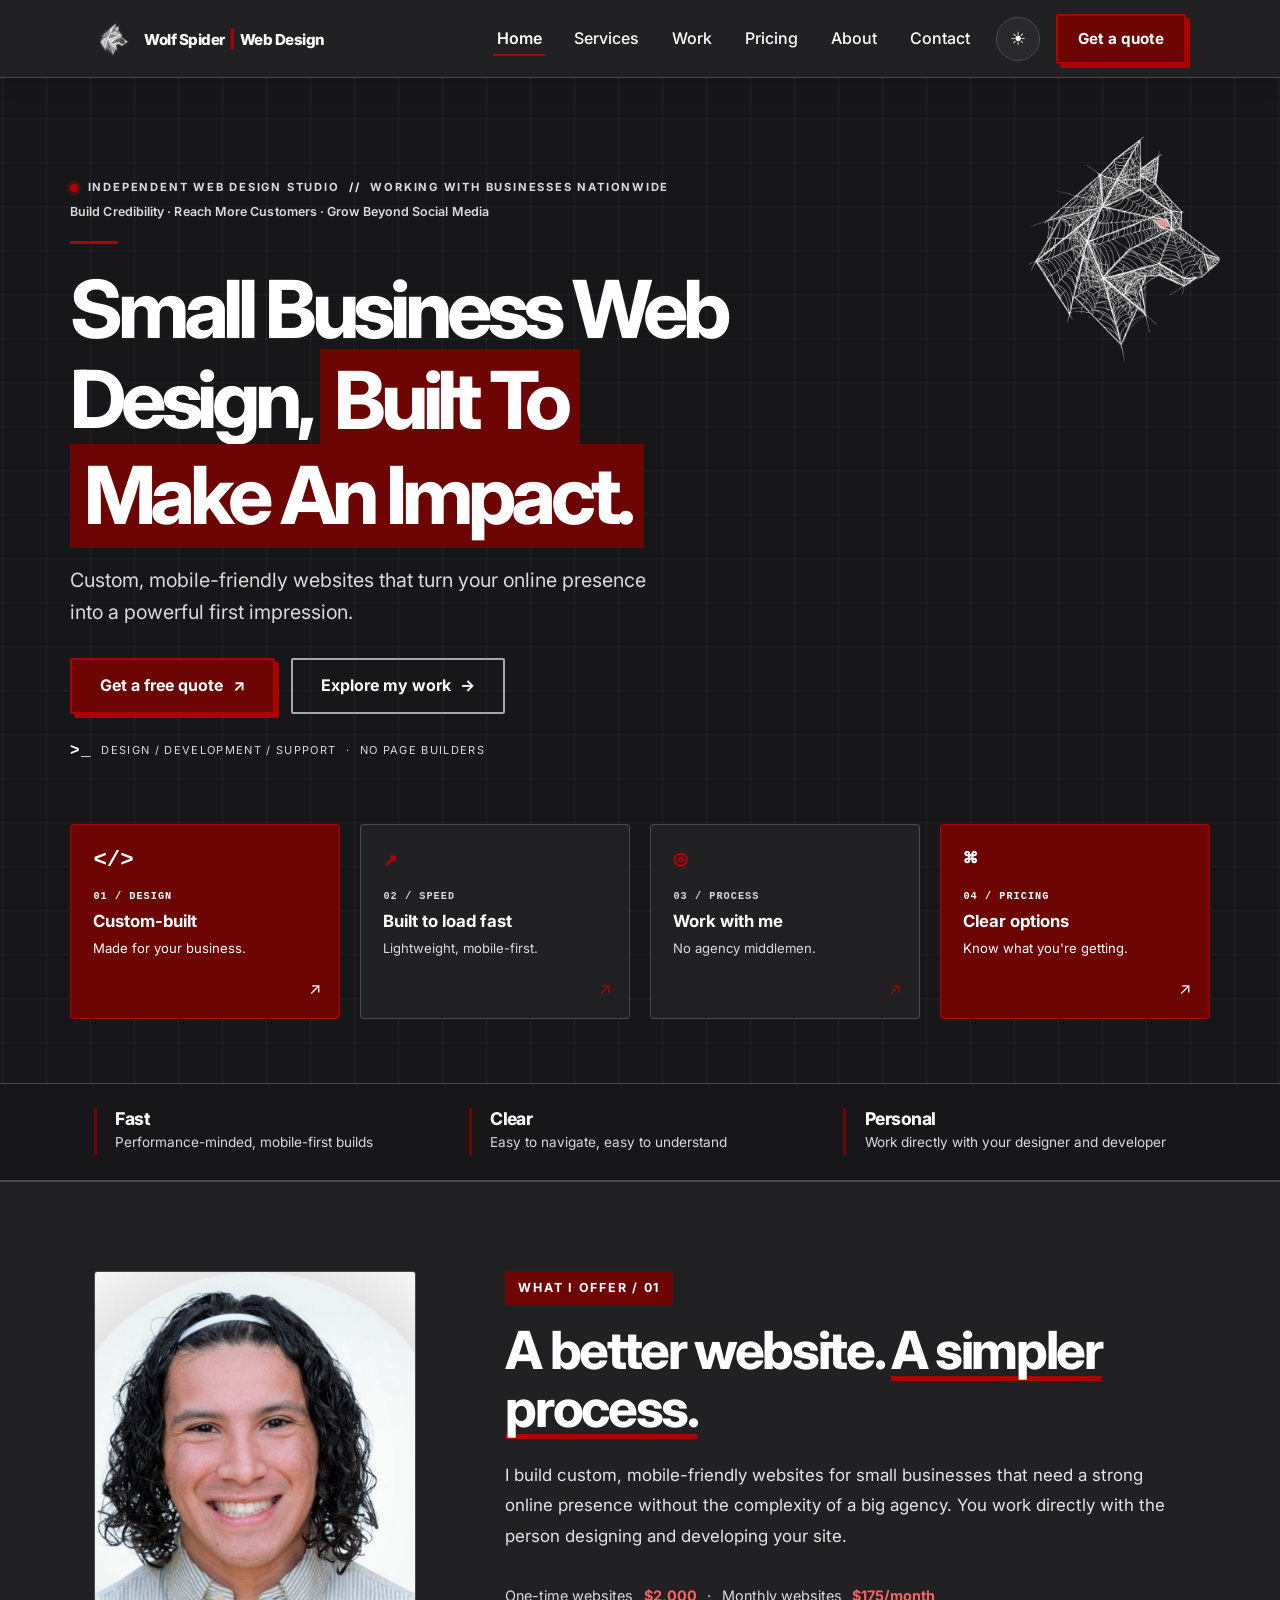
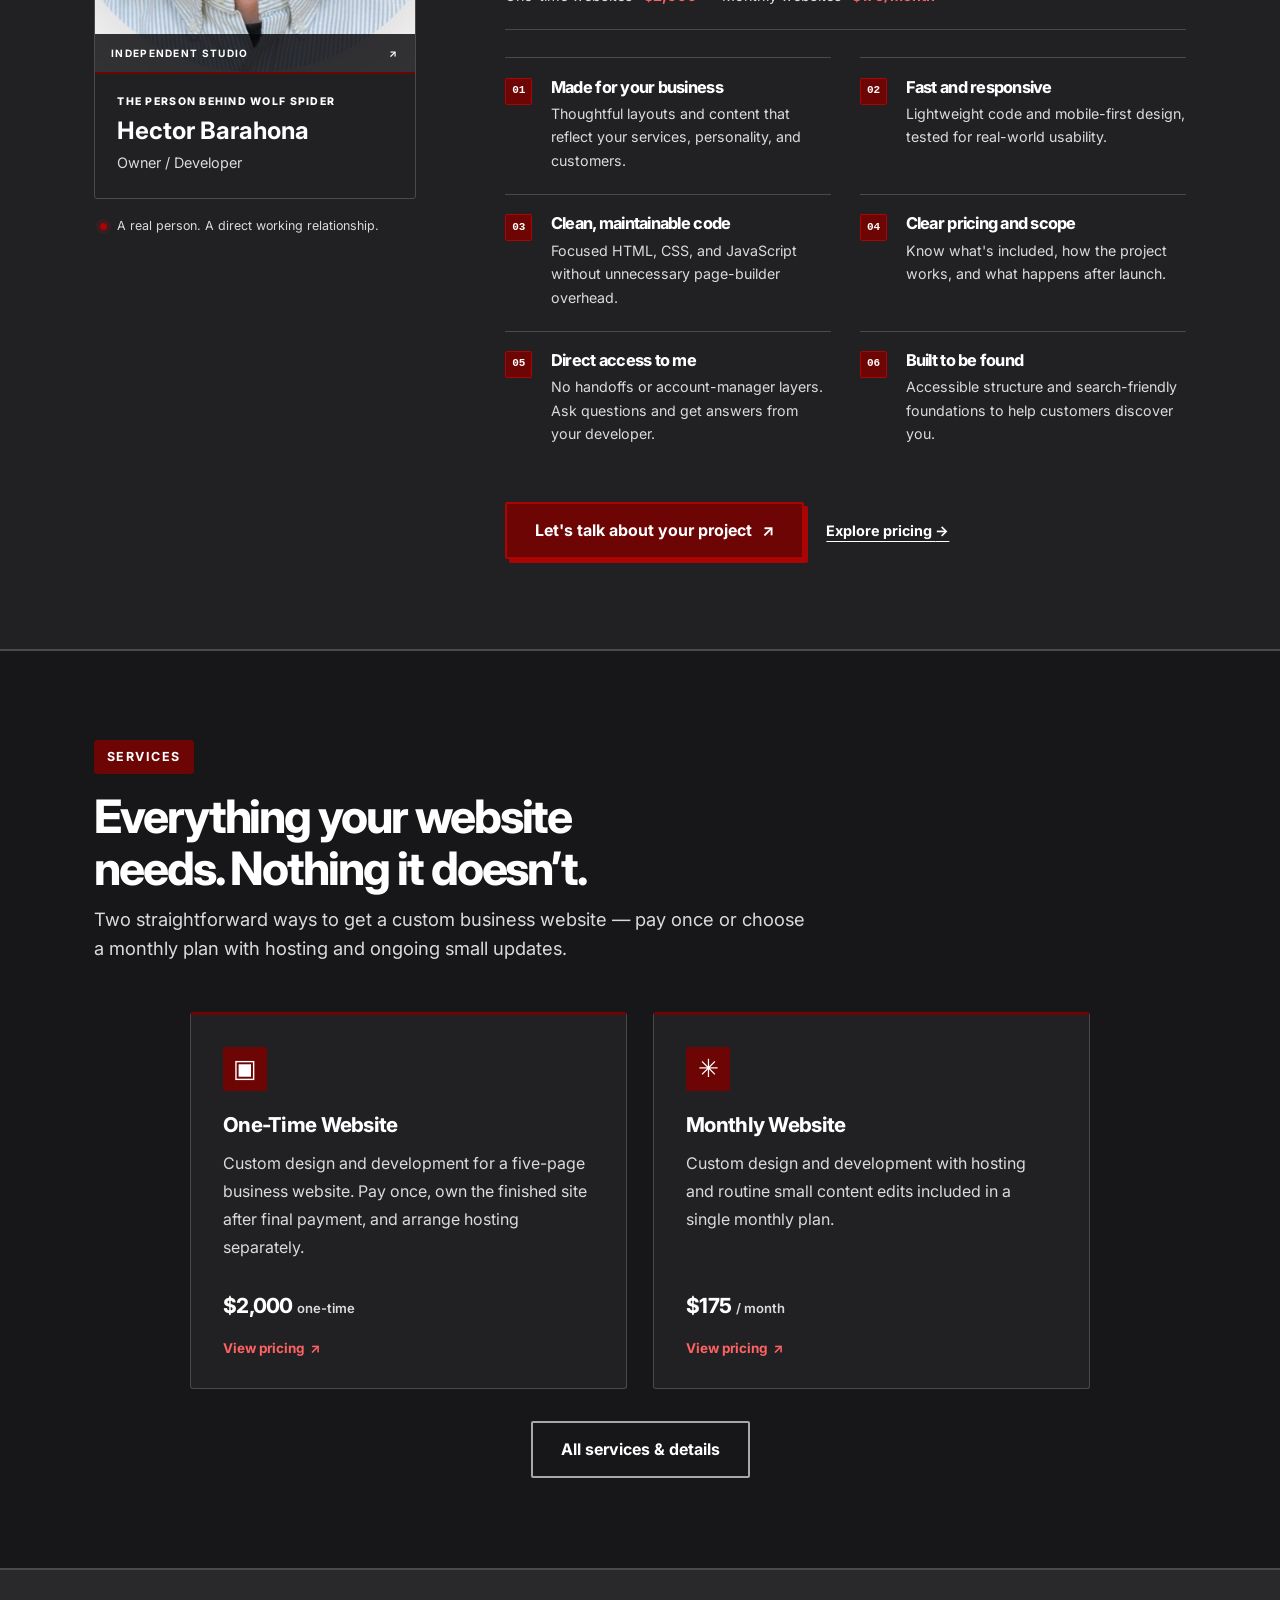
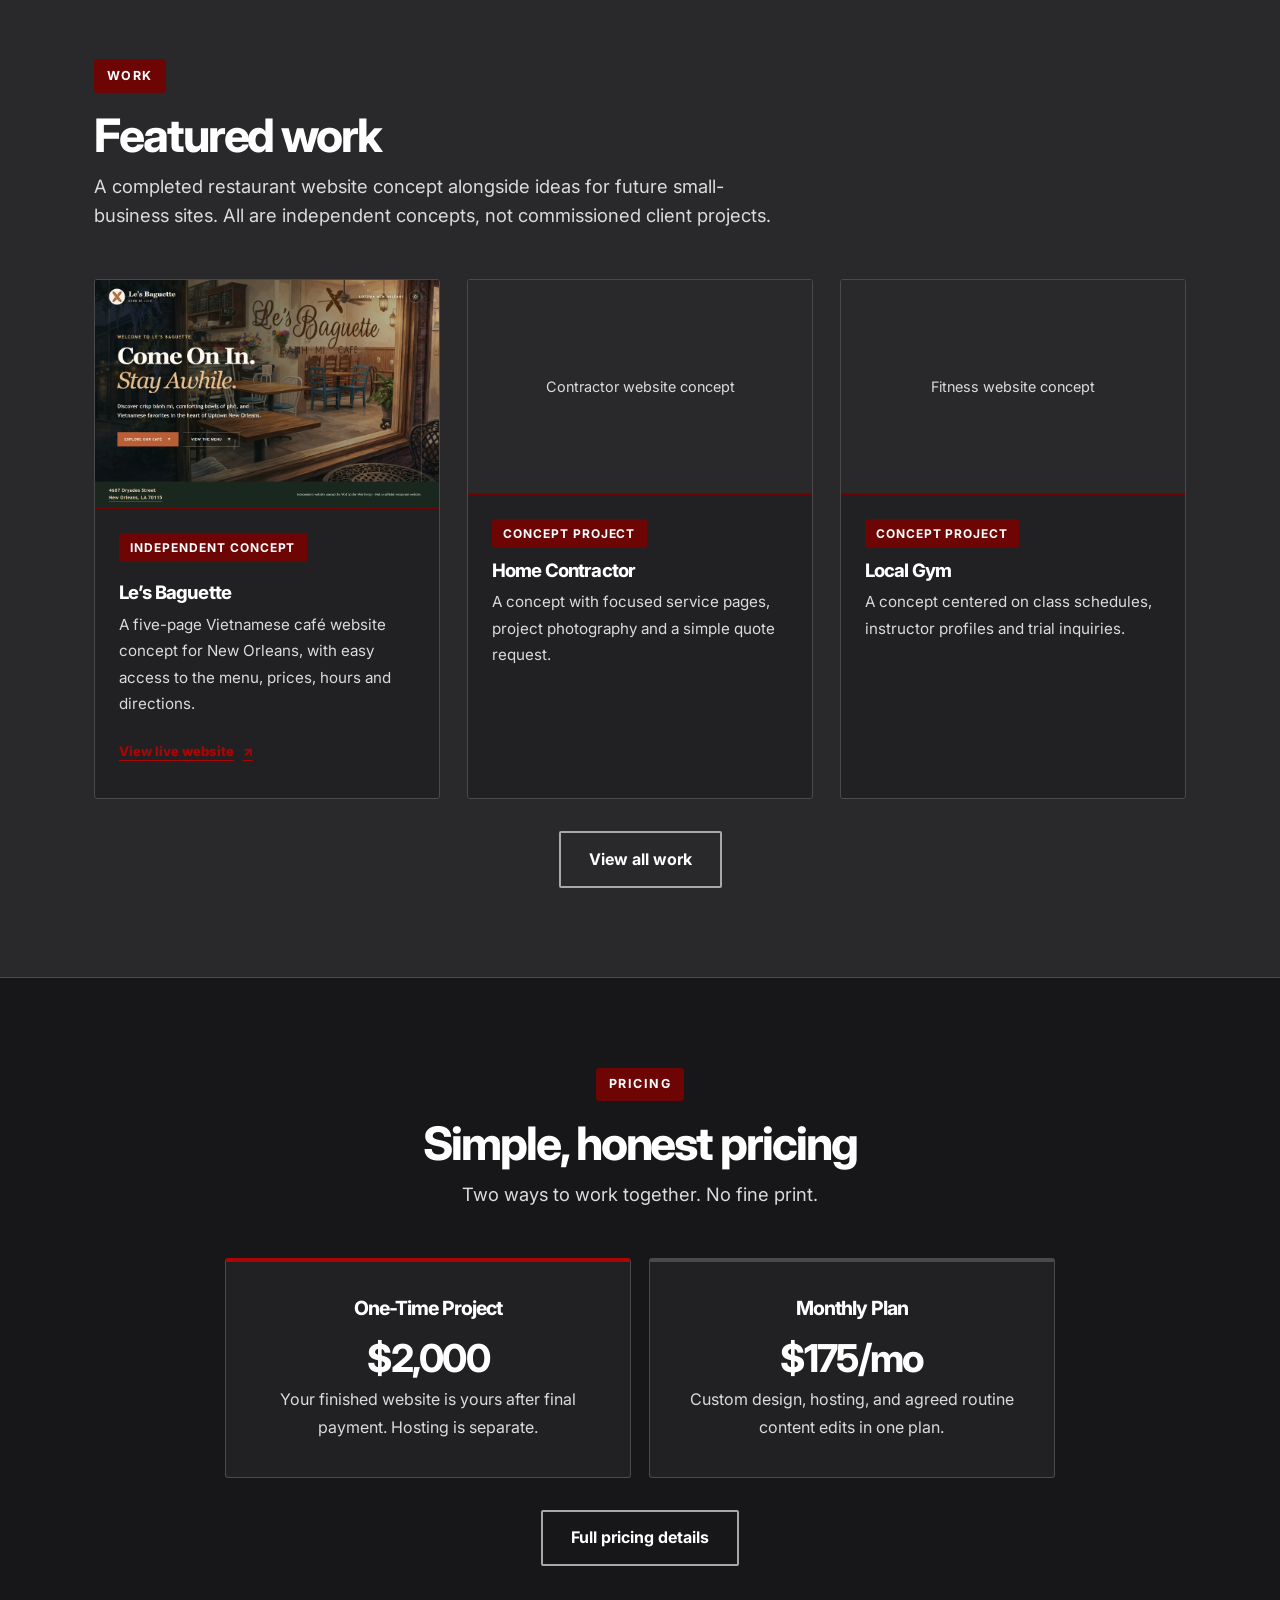
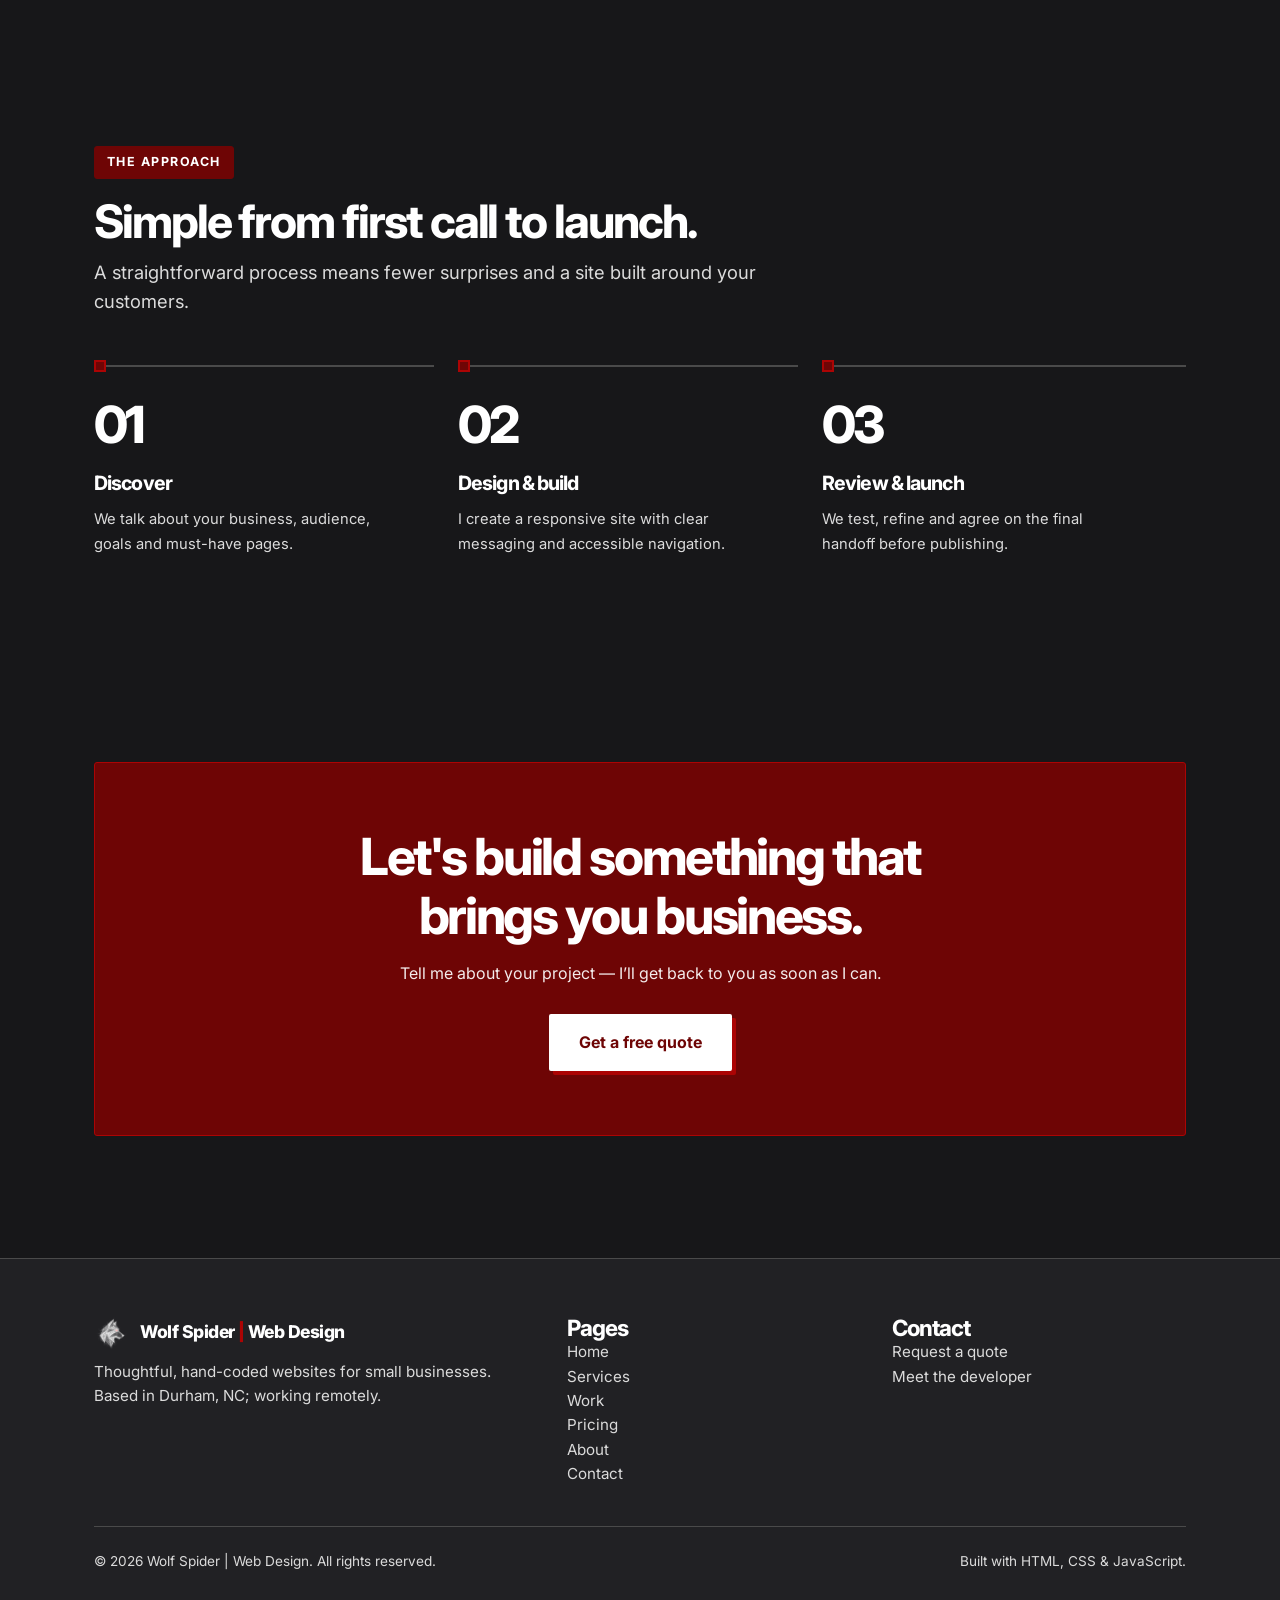
<file: index.html>
<!DOCTYPE html>
<html lang="en" data-theme="dark">
<head>
  <meta charset="UTF-8">
  <meta name="viewport" content="width=device-width, initial-scale=1.0">
  <title>Wolf Spider | Web Design — Websites for Small Businesses</title>
  <meta name="description" content="Wolf Spider | Web Design builds fast, hand-coded websites for small businesses nationwide. No page builders, no bloat — just sites that bring you customers.">
  <link rel="icon" type="image/png" href="assets/favicon.png?v=2">
  <link rel="stylesheet" href="styles.css">
  <link rel="stylesheet" href="work-additions.css">
  <script>
    // Set theme before paint: saved choice > system preference > dark default
    (function () {
      var saved = null;
      try { saved = localStorage.getItem('hb-theme'); } catch (e) {}
      var theme = saved || 'dark';
      document.documentElement.setAttribute('data-theme', theme);
    })();
  </script>
</head>
<body class="home-v18">
  <a class="skip-link" href="#main">Skip to content</a>

  <header class="site-header">
    <div class="container">
      <a class="brand wolf-brand" href="index.html" aria-label="Wolf Spider Web Design — Home"><img class="wolf-logo-mark" src="assets/wolf-spider-avatar.webp" alt="" width="40" height="40" decoding="async"><span class="wolf-wordmark">Wolf Spider <span class="wolf-pipe" aria-hidden="true">|</span> <span class="wolf-descriptor">Web Design</span></span></a>
      <button class="nav-toggle" type="button" aria-label="Open menu" aria-controls="primary-navigation" aria-expanded="false">☰</button>
      <nav class="nav" id="primary-navigation" aria-label="Main navigation">
        <a class="nav-link active" href="index.html">Home</a>
        <a class="nav-link" href="services.html">Services</a>
        <a class="nav-link" href="work.html">Work</a>
        <a class="nav-link" href="pricing.html">Pricing</a>
        <a class="nav-link" href="about.html">About</a>
        <a class="nav-link" href="contact.html">Contact</a>
        <button class="theme-toggle" type="button" aria-label="Toggle color theme">◐</button>
        <a class="btn btn-primary" href="contact.html">Get a quote</a>
      </nav>
    </div>
  </header>

  <main id="main">
    <!-- Conversion-first hero: technical details, no decorative stock image -->
    <section class="hero hero--studio" aria-labelledby="hero-heading">
      <div class="container hero-studio-content">
        <div class="hero-studio-copy">
          <div class="studio-location"><span class="studio-overline"><span class="studio-led" aria-hidden="true"></span> INDEPENDENT WEB DESIGN STUDIO <span class="studio-slash" aria-hidden="true">//</span> WORKING WITH BUSINESSES NATIONWIDE</span><span class="studio-service-areas">Build Credibility · Reach More Customers · Grow Beyond Social Media</span></div>
          <h1 id="hero-heading">Small Business Web Design, <span class="hero-accent">Built To Make An Impact.</span></h1>
          <p class="lead">Custom, mobile-friendly websites that turn your online presence into a powerful first impression.</p>
          <div class="btn-group hero-studio-actions">
            <a class="btn btn-primary" href="contact.html">Get a free quote <span aria-hidden="true">↗</span></a>
            <a class="btn btn-secondary" href="work.html">Explore my work <span aria-hidden="true">→</span></a>
          </div>
          <p class="hero-note"><span class="hero-terminal" aria-hidden="true">&gt;_</span> DESIGN / DEVELOPMENT / SUPPORT <span aria-hidden="true">·</span> NO PAGE BUILDERS</p>
        </div>
        <!-- Decorative web-woven wolf artwork; typography and capability cards remain unchanged. -->
        <figure class="hero-web-art" aria-hidden="true">
          <img src="assets/wolf-spider-web-art.webp" alt="" width="560" height="638" loading="lazy" decoding="async">
        </figure>
        <div class="hero-capabilities" aria-label="Why work with Wolf Spider | Web Design">
          <a class="capability-card capability-card--highlight" href="services.html">
            <span class="capability-symbol" aria-hidden="true">&lt;/&gt;</span>
            <span class="capability-index">01 / DESIGN</span><strong>Custom-built</strong><span>Made for your business.</span>
            <span class="capability-arrow" aria-hidden="true">↗</span>
          </a>
          <a class="capability-card" href="services.html">
            <span class="capability-symbol" aria-hidden="true">↗</span>
            <span class="capability-index">02 / SPEED</span><strong>Built to load fast</strong><span>Lightweight, mobile-first.</span>
            <span class="capability-arrow" aria-hidden="true">↗</span>
          </a>
          <a class="capability-card" href="about.html">
            <span class="capability-symbol" aria-hidden="true">◎</span>
            <span class="capability-index">03 / PROCESS</span><strong>Work with me</strong><span>No agency middlemen.</span>
            <span class="capability-arrow" aria-hidden="true">↗</span>
          </a>
          <a class="capability-card capability-card--highlight" href="pricing.html">
            <span class="capability-symbol" aria-hidden="true">⌘</span>
            <span class="capability-index">04 / PRICING</span><strong>Clear options</strong><span>Know what you're getting.</span>
            <span class="capability-arrow" aria-hidden="true">↗</span>
          </a>
        </div>
      </div>
    </section>

    <!-- Trust strip -->
    <div class="trust-strip trust-strip--minimal">
      <div class="container">
        <div class="trust-item">
          <strong>Fast</strong>
          <span>Performance-minded, mobile-first builds</span>
        </div>
        <div class="trust-item">
          <strong>Clear</strong>
          <span>Easy to navigate, easy to understand</span>
        </div>
        <div class="trust-item">
          <strong>Personal</strong>
          <span>Work directly with your designer and developer</span>
        </div>
      </div>
    </div>


    <!-- Founder and offer: a direct introduction before the services -->
    <section class="section founder-offer" aria-labelledby="founder-offer-heading">
      <div class="container founder-offer-layout">
        <div class="founder-offer-aside">
          <a class="owner-profile" href="about.html" aria-label="Meet Hector Barahona, owner and developer">
            <div class="owner-profile-image">
              <img src="assets/portrait.jpg" alt="Hector Barahona" width="600" height="750" loading="lazy" decoding="async">
              <span class="owner-image-caption">INDEPENDENT STUDIO <span aria-hidden="true">↗</span></span>
            </div>
            <div class="owner-profile-info">
              <span class="owner-profile-label">THE PERSON BEHIND WOLF SPIDER</span>
              <strong>Hector Barahona</strong>
              <span>Owner / Developer</span>
            </div>
          </a>
          <div class="owner-aside-note"><span class="status-signal" aria-hidden="true"></span> A real person. A direct working relationship.</div>
        </div>
        <div class="founder-offer-content">
          <span class="eyebrow">What I offer <span aria-hidden="true">/ 01</span></span>
          <h2 id="founder-offer-heading">A better website. <em>A simpler process.</em></h2>
          <p class="offer-intro">I build custom, mobile-friendly websites for small businesses that need a strong online presence without the complexity of a big agency. You work directly with the person designing and developing your site.</p>
          <p class="offer-pricing">One-time websites <strong>$2,000</strong> <span aria-hidden="true">·</span> Monthly websites <strong>$175/month</strong></p>
          <div class="offer-benefits">
            <article class="offer-benefit"><span class="benefit-symbol" aria-hidden="true">01</span><div><h3>Made for your business</h3><p>Thoughtful layouts and content that reflect your services, personality, and customers.</p></div></article>
            <article class="offer-benefit"><span class="benefit-symbol" aria-hidden="true">02</span><div><h3>Fast and responsive</h3><p>Lightweight code and mobile-first design, tested for real-world usability.</p></div></article>
            <article class="offer-benefit"><span class="benefit-symbol" aria-hidden="true">03</span><div><h3>Clean, maintainable code</h3><p>Focused HTML, CSS, and JavaScript without unnecessary page-builder overhead.</p></div></article>
            <article class="offer-benefit"><span class="benefit-symbol" aria-hidden="true">04</span><div><h3>Clear pricing and scope</h3><p>Know what's included, how the project works, and what happens after launch.</p></div></article>
            <article class="offer-benefit"><span class="benefit-symbol" aria-hidden="true">05</span><div><h3>Direct access to me</h3><p>No handoffs or account-manager layers. Ask questions and get answers from your developer.</p></div></article>
            <article class="offer-benefit"><span class="benefit-symbol" aria-hidden="true">06</span><div><h3>Built to be found</h3><p>Accessible structure and search-friendly foundations to help customers discover you.</p></div></article>
          </div>
          <div class="offer-actions"><a class="btn btn-primary" href="contact.html">Let's talk about your project <span aria-hidden="true">↗</span></a><a class="offer-secondary-link" href="pricing.html">Explore pricing <span aria-hidden="true">→</span></a></div>
        </div>
      </div>
    </section>

    <!-- Services preview -->
    <section class="section section--services">
      <div class="container">
        <div class="section-head">
          <span class="eyebrow">Services</span>
          <h2>Everything your website needs. Nothing it doesn’t.</h2>
          <p class="lead">Two straightforward ways to get a custom business website — pay once or choose a monthly plan with hosting and ongoing small updates.</p>
        </div>
        <div class="grid grid--2 service-grid service-grid--editorial service-grid--two">
          <a class="card service-card-link" href="pricing.html" aria-label="View One-Time Website pricing and details">
            <span class="service-icon" aria-hidden="true">▣</span>
            <h3>One-Time Website</h3>
            <p>Custom design and development for a five-page business website. Pay once, own the finished site after final payment, and arrange hosting separately.</p>
            <p class="price">$2,000 <span class="service-price-unit">one-time</span></p>
            <span class="service-card-link__action" aria-hidden="true">View pricing <span>↗</span></span>
          </a>
          <a class="card service-card-link" href="pricing.html" aria-label="View Monthly Website pricing and details">
            <span class="service-icon" aria-hidden="true">✳</span>
            <h3>Monthly Website</h3>
            <p>Custom design and development with hosting and routine small content edits included in a single monthly plan.</p>
            <p class="price">$175 <span class="service-price-unit">/ month</span></p>
            <span class="service-card-link__action" aria-hidden="true">View pricing <span>↗</span></span>
          </a>
        </div>
        <div class="text-center mt-2">
          <a class="btn btn-secondary" href="services.html">All services &amp; details</a>
        </div>
      </div>
    </section>

    <!-- Featured work -->
    <section class="section section--tight section--quiet">
      <div class="container">
        <div class="section-head">
          <span class="eyebrow">Work</span>
          <h2>Featured work</h2>
          <p class="lead">A completed restaurant website concept alongside ideas for future small-business sites. All are independent concepts, not commissioned client projects.</p>
        </div>
        <div class="grid grid--3">
          <article class="work-card work-card--les-baguette">
            <a class="work-media work-media--les-baguette" href="https://les-baguette-website.vercel.app/" target="_blank" rel="noopener noreferrer" aria-label="View the live Le’s Baguette website">
              <img src="assets/les-baguette-preview.png" width="1809" height="1196" loading="lazy" decoding="async" alt="Screenshot of the Le’s Baguette Vietnamese café website welcome page">
            </a>
            <div class="work-body">
              <span class="badge">Independent concept</span>
              <h3>Le’s Baguette</h3>
              <p>A five-page Vietnamese café website concept for New Orleans, with easy access to the menu, prices, hours and directions.</p>
              <a class="work-card__cta" href="https://les-baguette-website.vercel.app/" target="_blank" rel="noopener noreferrer">View live website <span aria-hidden="true">↗</span></a>
            </div>
          </article>
          <article class="work-card">
            <div class="work-media">Contractor website concept</div>
            <div class="work-body">
              <span class="badge">Concept project</span>
              <h3>Home Contractor</h3>
              <p>A concept with focused service pages, project photography and a simple quote request.</p>
            </div>
          </article>
          <article class="work-card">
            <div class="work-media">Fitness website concept</div>
            <div class="work-body">
              <span class="badge">Concept project</span>
              <h3>Local Gym</h3>
              <p>A concept centered on class schedules, instructor profiles and trial inquiries.</p>
            </div>
          </article>
        </div>
        <div class="text-center mt-2">
          <a class="btn btn-secondary" href="work.html">View all work</a>
        </div>
      </div>
    </section>

    <!-- Pricing teaser -->
    <section class="section section--tight">
      <div class="container">
        <div class="section-head center">
          <span class="eyebrow">Pricing</span>
          <h2>Simple, honest pricing</h2>
          <p class="lead">Two ways to work together. No fine print.</p>
        </div>
        <div class="grid grid--2 pricing-compare">
          <div class="card text-center pricing-option">
            <h3>One-Time Project</h3>
            <p class="price">$2,000</p>
            <p>Your finished website is yours after final payment. Hosting is separate.</p>
          </div>
          <div class="card text-center pricing-option">
            <h3>Monthly Plan</h3>
            <p class="price">$175/mo</p>
            <p>Custom design, hosting, and agreed routine content edits in one plan.</p>
          </div>
        </div>
        <div class="text-center mt-2">
          <a class="btn btn-secondary" href="pricing.html">Full pricing details</a>
        </div>
      </div>
    </section>
    <!-- Approach -->
    <section class="section section--tight section--grid" aria-labelledby="approach-heading">
      <div class="container">
        <div class="section-head">
          <span class="eyebrow">The approach</span>
          <h2 id="approach-heading">Simple from first call to launch.</h2>
          <p class="lead">A straightforward process means fewer surprises and a site built around your customers.</p>
        </div>
        <ol class="process-timeline" aria-label="Our three-step process">
          <li class="process-step"><span class="process-count" aria-hidden="true">01</span><div><h3>Discover</h3><p>We talk about your business, audience, goals and must-have pages.</p></div></li>
          <li class="process-step"><span class="process-count" aria-hidden="true">02</span><div><h3>Design &amp; build</h3><p>I create a responsive site with clear messaging and accessible navigation.</p></div></li>
          <li class="process-step"><span class="process-count" aria-hidden="true">03</span><div><h3>Review &amp; launch</h3><p>We test, refine and agree on the final handoff before publishing.</p></div></li>
        </ol>
      </div>
    </section>

    <!-- Final CTA -->
    <section class="section">
      <div class="container">
        <div class="cta-band">
          <h2>Let's build something that brings you business.</h2>
          <p>Tell me about your project — I’ll get back to you as soon as I can.</p>
          <a class="btn btn-primary" href="contact.html">Get a free quote</a>
        </div>
      </div>
    </section>
  </main>

  <footer class="site-footer">
    <div class="container">
      <div class="footer-grid">
        <div>
          <p class="footer-brand footer-brand--wolf"><img class="wolf-footer-mark" src="assets/wolf-spider-avatar.webp" alt="" width="36" height="36" loading="lazy" decoding="async"><span class="wolf-footer-wordmark">Wolf Spider <span class="wolf-pipe" aria-hidden="true">|</span> Web Design</span></p>
          <p>Thoughtful, hand-coded websites for small businesses. Based in Durham, NC; working remotely.</p>
        </div>
        <div>
          <h3>Pages</h3>
          <ul>
            <li><a href="index.html">Home</a></li>
            <li><a href="services.html">Services</a></li>
            <li><a href="work.html">Work</a></li>
            <li><a href="pricing.html">Pricing</a></li>
            <li><a href="about.html">About</a></li>
            <li><a href="contact.html">Contact</a></li>
          </ul>
        </div>
        <div>
          <h3>Contact</h3>
          <ul>
            <li><a href="contact.html">Request a quote</a></li>
            <li><a href="about.html">Meet the developer</a></li>
          </ul>
        </div>
      </div>
      <div class="footer-bottom">
        <span>© 2026 Wolf Spider | Web Design. All rights reserved.</span>
        <span>Built with HTML, CSS &amp; JavaScript.</span>
      </div>
    </div>
  </footer>

  <script src="main.js"></script>
</body>
</html>
</file>
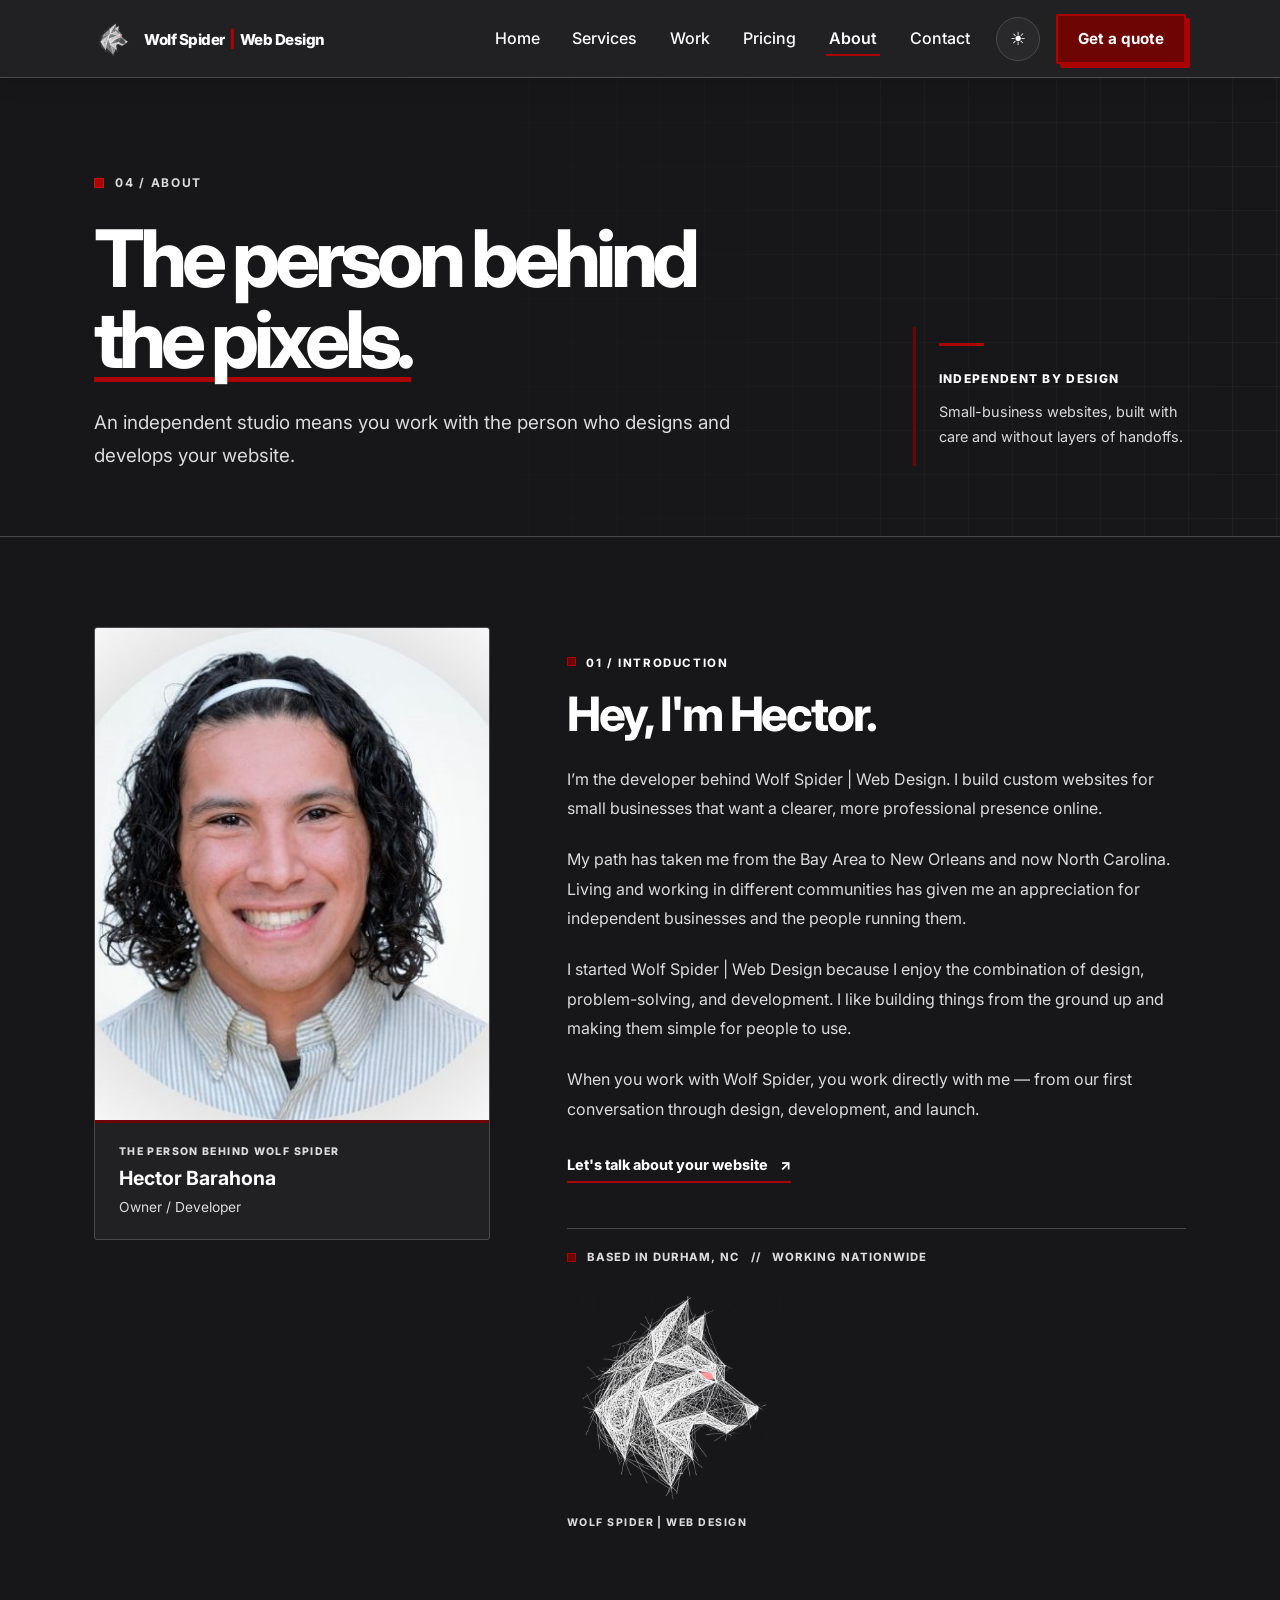
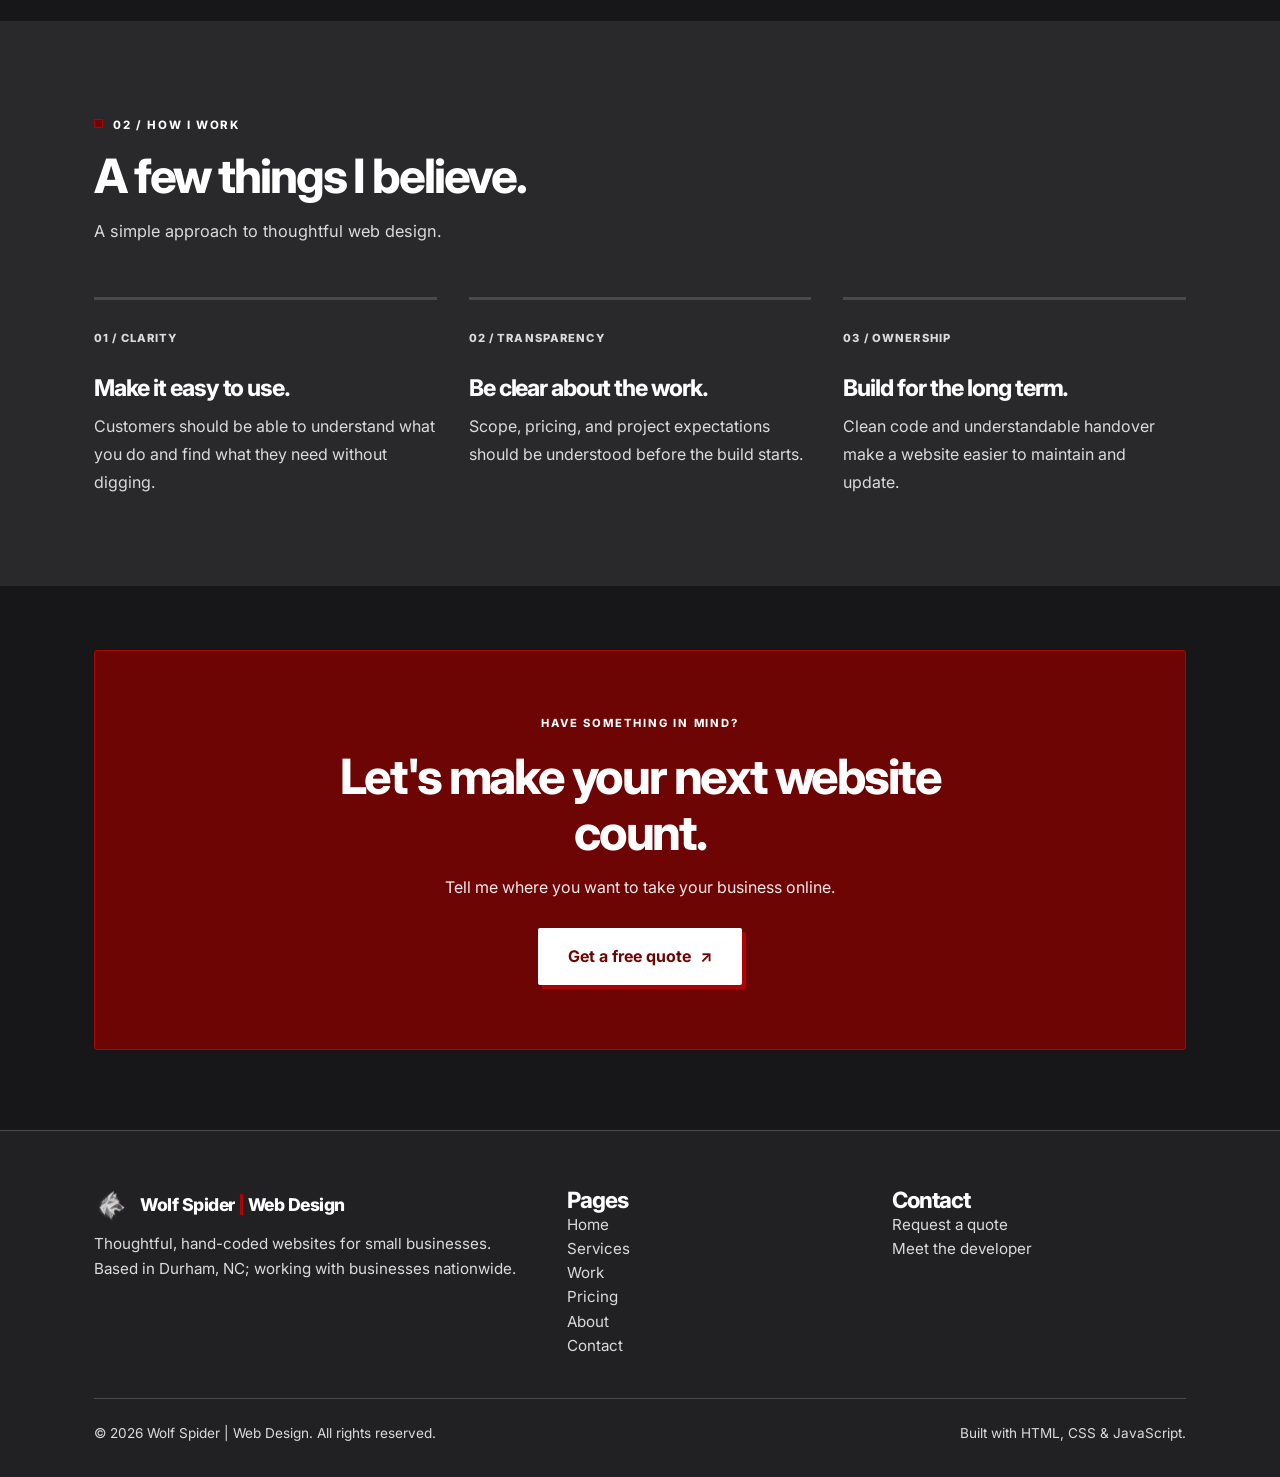
<file: about.html>
<!DOCTYPE html>
<html lang="en" data-theme="dark">
<head>
  <meta charset="UTF-8">
  <meta name="viewport" content="width=device-width, initial-scale=1.0">
  <title>About — Wolf Spider | Web Design</title>
  <meta name="description" content="Meet Hector Barahona, the founder and developer behind Wolf Spider | Web Design, based in Durham and working nationwide.">
  <link rel="icon" type="image/png" href="assets/favicon.png?v=2">
  <link rel="stylesheet" href="styles.css">
  <script>
    (function () {
      var saved = null;
      try { saved = localStorage.getItem('hb-theme'); } catch (e) {}
      document.documentElement.setAttribute('data-theme', saved || 'dark');
    })();
  </script>
</head>
<body class="site-subpage subpage--about">
  <a class="skip-link" href="#main">Skip to content</a>
  <header class="site-header">
    <div class="container">
      <a class="brand wolf-brand" href="index.html" aria-label="Wolf Spider Web Design — Home"><img class="wolf-logo-mark" src="assets/wolf-spider-avatar.webp" alt="" width="40" height="40" decoding="async"><span class="wolf-wordmark">Wolf Spider <span class="wolf-pipe" aria-hidden="true">|</span> <span class="wolf-descriptor">Web Design</span></span></a>
      <button class="nav-toggle" type="button" aria-label="Open menu" aria-controls="primary-navigation" aria-expanded="false">☰</button>
      <nav class="nav" id="primary-navigation" aria-label="Main navigation">
        <a class="nav-link" href="index.html">Home</a>
        <a class="nav-link" href="services.html">Services</a>
        <a class="nav-link" href="work.html">Work</a>
        <a class="nav-link" href="pricing.html">Pricing</a>
        <a class="nav-link active" href="about.html" aria-current="page">About</a>
        <a class="nav-link" href="contact.html">Contact</a>
        <button class="theme-toggle" type="button" aria-label="Toggle color theme">◐</button>
        <a class="btn btn-primary" href="contact.html">Get a quote</a>
      </nav>
    </div>
  </header>
  <main id="main">
    <section class="page-hero" aria-labelledby="page-heading">
      <div class="container page-hero__layout">
        <div>
          <p class="page-kicker"><span class="page-kicker__square" aria-hidden="true"></span> 04 / ABOUT</p>
          <h1 id="page-heading">The person behind<br><span class="headline-rule">the pixels.</span></h1>
          <p class="page-hero__lead">An independent studio means you work with the person who designs and develops your website.</p>
        </div>
        <aside class="page-hero__aside" aria-label="Page introduction">
          <span class="page-hero__aside-line" aria-hidden="true"></span>
          <strong>INDEPENDENT BY DESIGN</strong>
          <p>Small-business websites, built with care and without layers of handoffs.</p>
        </aside>
      </div>
    </section>
    <section class="sub-section" aria-labelledby="about-bio-heading">
      <div class="container about-layout">
        <figure class="about-photo">
          <img src="assets/portrait.jpg" width="600" height="750" alt="Portrait of Hector Barahona, owner and developer at Wolf Spider | Web Design" loading="eager" decoding="async">
          <figcaption><span class="about-photo__label">THE PERSON BEHIND WOLF SPIDER</span><strong>Hector Barahona</strong><span>Owner / Developer</span></figcaption>
        </figure>
        <div class="about-copy"><span class="sub-eyebrow">01 / INTRODUCTION</span><h2 id="about-bio-heading">Hey, I'm Hector.</h2>
          <p>I’m the developer behind Wolf Spider | Web Design. I build custom websites for small businesses that want a clearer, more professional presence online.</p>
          <p>My path has taken me from the Bay Area to New Orleans and now North Carolina. Living and working in different communities has given me an appreciation for independent businesses and the people running them.</p>
          <p>I started Wolf Spider | Web Design because I enjoy the combination of design, problem-solving, and development. I like building things from the ground up and making them simple for people to use.</p>
          <p>When you work with Wolf Spider, you work directly with me — from our first conversation through design, development, and launch.</p>
          <a href="contact.html" class="text-action">Let's talk about your website <span aria-hidden="true">↗</span></a>
          <div class="about-copy__note"><span class="note-square" aria-hidden="true"></span> BASED IN DURHAM, NC <span aria-hidden="true">//</span> WORKING NATIONWIDE</div>
          <div class="wolf-about-emblem"><img src="assets/wolf-spider-mark.webp" alt="Wolf Spider geometric wolf-head brand mark" width="620" height="620" loading="lazy" decoding="async"><span>WOLF SPIDER | WEB DESIGN</span></div>
        </div>
      </div>
    </section>
    <section class="sub-section sub-section--contrast" aria-labelledby="about-principles-heading">
      <div class="container"><div class="sub-section__intro"><span class="sub-eyebrow">02 / HOW I WORK</span><h2 id="about-principles-heading">A few things I believe.</h2><p>A simple approach to thoughtful web design.</p></div>
        <div class="principle-grid">
          <article><span class="principle-grid__num">01 / CLARITY</span><h3>Make it easy to use.</h3><p>Customers should be able to understand what you do and find what they need without digging.</p></article>
          <article><span class="principle-grid__num">02 / TRANSPARENCY</span><h3>Be clear about the work.</h3><p>Scope, pricing, and project expectations should be understood before the build starts.</p></article>
          <article><span class="principle-grid__num">03 / OWNERSHIP</span><h3>Build for the long term.</h3><p>Clean code and understandable handover make a website easier to maintain and update.</p></article>
        </div>
      </div>
    </section>
    <section class="sub-section sub-section--cta"><div class="container"><div class="cta-band"><div class="cta-band__eyebrow">HAVE SOMETHING IN MIND?</div><h2>Let's make your next website count.</h2><p>Tell me where you want to take your business online.</p><a class="btn btn-primary" href="contact.html">Get a free quote <span aria-hidden="true">↗</span></a></div></div></section>
  </main>
  <footer class="site-footer">
    <div class="container">
      <div class="footer-grid">
        <div>
          <p class="footer-brand footer-brand--wolf"><img class="wolf-footer-mark" src="assets/wolf-spider-avatar.webp" alt="" width="36" height="36" loading="lazy" decoding="async"><span class="wolf-footer-wordmark">Wolf Spider <span class="wolf-pipe" aria-hidden="true">|</span> Web Design</span></p>
          <p>Thoughtful, hand-coded websites for small businesses. Based in Durham, NC; working with businesses nationwide.</p>
        </div>
        <div>
          <h3>Pages</h3>
          <ul>
            <li><a href="index.html">Home</a></li>
            <li><a href="services.html">Services</a></li>
            <li><a href="work.html">Work</a></li>
            <li><a href="pricing.html">Pricing</a></li>
            <li><a href="about.html">About</a></li>
            <li><a href="contact.html">Contact</a></li>
          </ul>
        </div>
        <div>
          <h3>Contact</h3>
          <ul>
            <li><a href="contact.html">Request a quote</a></li>
            <li><a href="about.html">Meet the developer</a></li>
          </ul>
        </div>
      </div>
      <div class="footer-bottom">
        <span>© 2026 Wolf Spider | Web Design. All rights reserved.</span>
        <span>Built with HTML, CSS &amp; JavaScript.</span>
      </div>
    </div>
  </footer>
  <script src="main.js"></script>
</body>
</html>
</file>
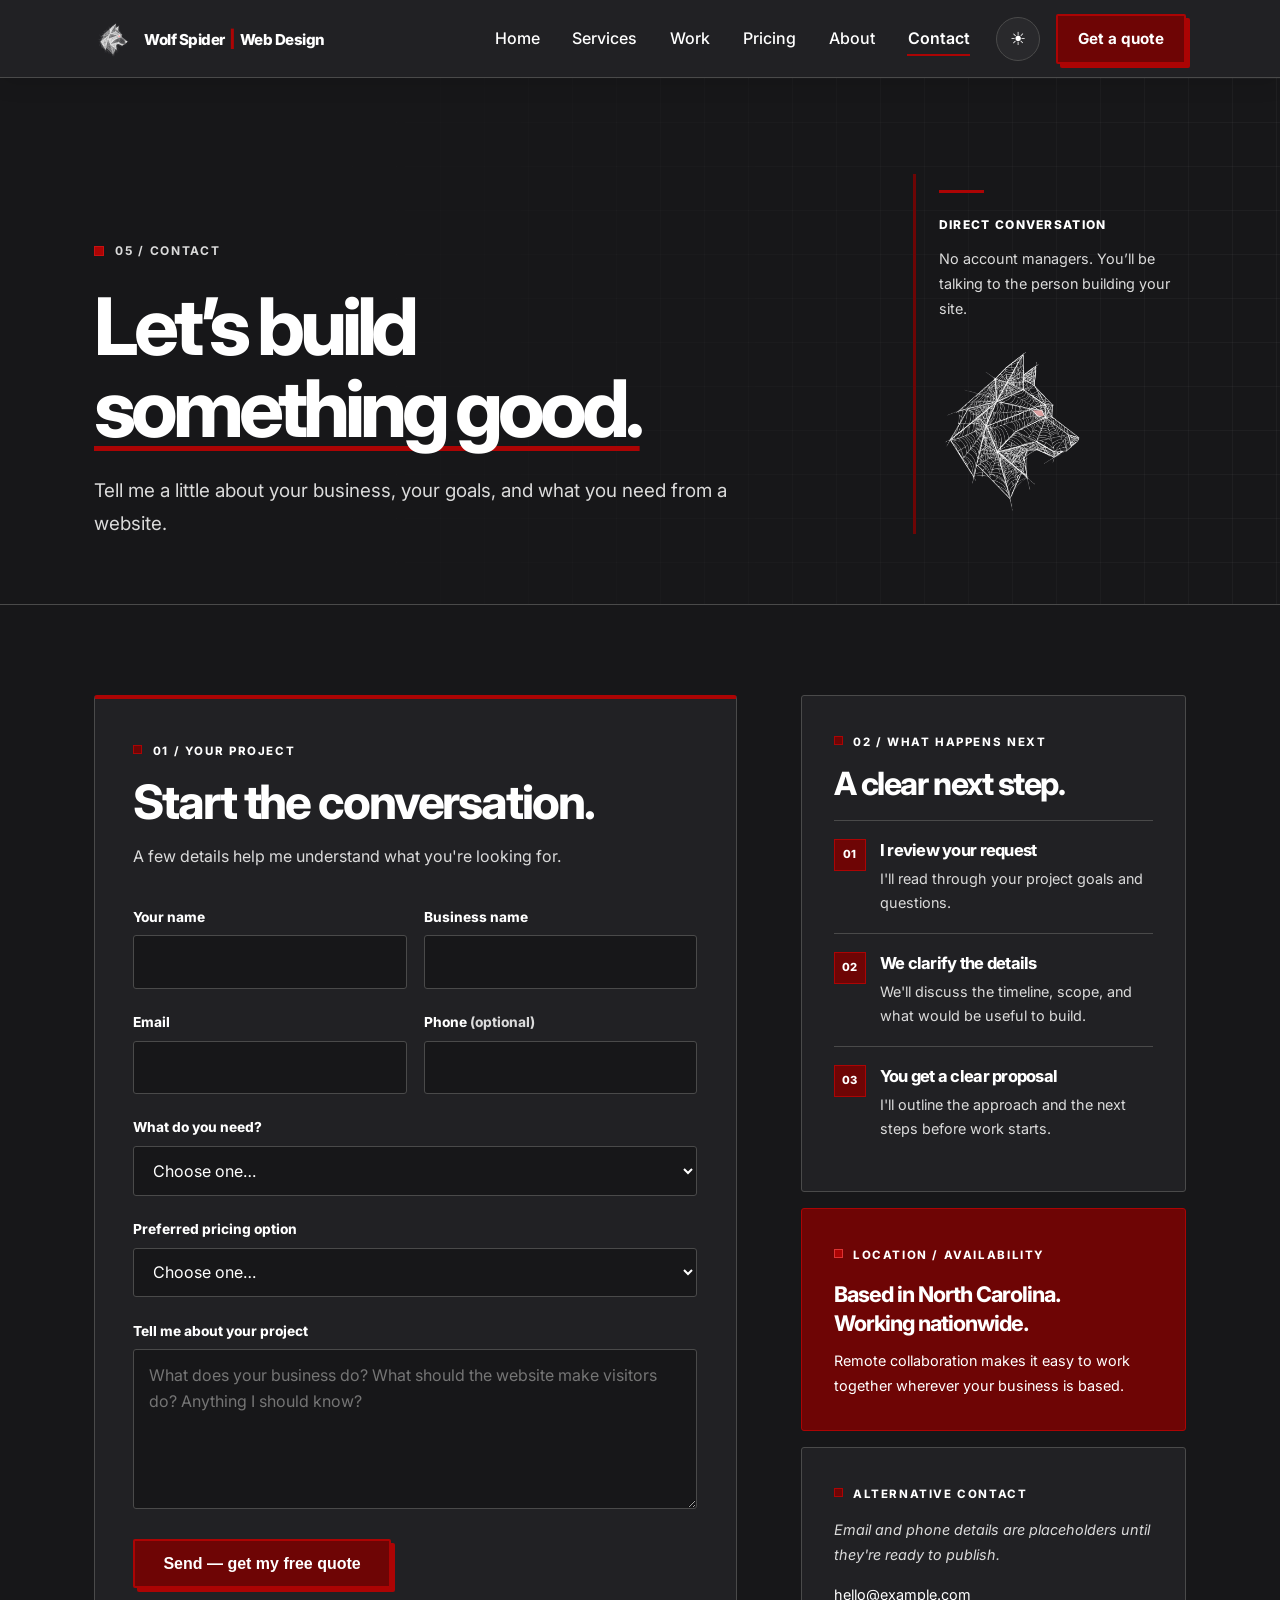
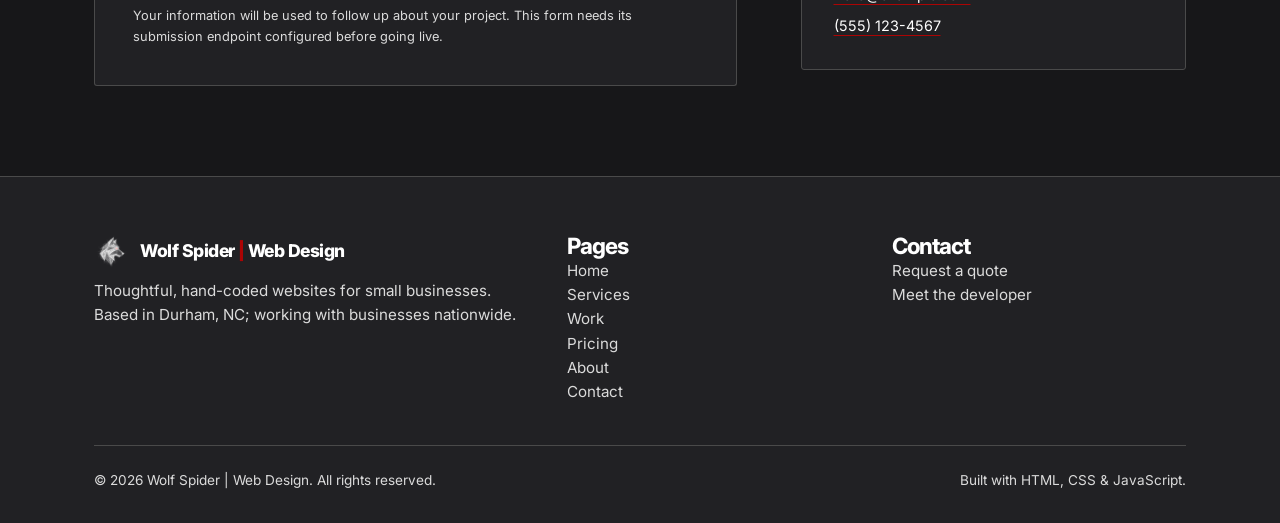
<file: contact.html>
<!DOCTYPE html>
<html lang="en" data-theme="dark">
<head>
  <meta charset="UTF-8">
  <meta name="viewport" content="width=device-width, initial-scale=1.0">
  <title>Contact — Wolf Spider | Web Design</title>
  <meta name="description" content="Talk with Wolf Spider | Web Design about a custom website, redesign, or ongoing website support.">
  <link rel="icon" type="image/png" href="assets/favicon.png?v=2">
  <link rel="stylesheet" href="styles.css">
  <script>
    (function () {
      var saved = null;
      try { saved = localStorage.getItem('hb-theme'); } catch (e) {}
      document.documentElement.setAttribute('data-theme', saved || 'dark');
    })();
  </script>
</head>
<body class="site-subpage subpage--contact">
  <a class="skip-link" href="#main">Skip to content</a>
  <header class="site-header">
    <div class="container">
      <a class="brand wolf-brand" href="index.html" aria-label="Wolf Spider Web Design — Home"><img class="wolf-logo-mark" src="assets/wolf-spider-avatar.webp" alt="" width="40" height="40" decoding="async"><span class="wolf-wordmark">Wolf Spider <span class="wolf-pipe" aria-hidden="true">|</span> <span class="wolf-descriptor">Web Design</span></span></a>
      <button class="nav-toggle" type="button" aria-label="Open menu" aria-controls="primary-navigation" aria-expanded="false">☰</button>
      <nav class="nav" id="primary-navigation" aria-label="Main navigation">
        <a class="nav-link" href="index.html">Home</a>
        <a class="nav-link" href="services.html">Services</a>
        <a class="nav-link" href="work.html">Work</a>
        <a class="nav-link" href="pricing.html">Pricing</a>
        <a class="nav-link" href="about.html">About</a>
        <a class="nav-link active" href="contact.html" aria-current="page">Contact</a>
        <button class="theme-toggle" type="button" aria-label="Toggle color theme">◐</button>
        <a class="btn btn-primary" href="contact.html">Get a quote</a>
      </nav>
    </div>
  </header>
  <main id="main">
    <section class="page-hero" aria-labelledby="page-heading">
      <div class="container page-hero__layout">
        <div>
          <p class="page-kicker"><span class="page-kicker__square" aria-hidden="true"></span> 05 / CONTACT</p>
          <h1 id="page-heading">Let’s build<br><span class="headline-rule">something good.</span></h1>
          <p class="page-hero__lead">Tell me a little about your business, your goals, and what you need from a website.</p>
        </div>
        <aside class="page-hero__aside" aria-label="Page introduction">
          <span class="page-hero__aside-line" aria-hidden="true"></span>
          <strong>DIRECT CONVERSATION</strong>
          <p>No account managers. You’ll be talking to the person building your site.</p>
                  <figure class="contact-web-art" aria-hidden="true">
            <img src="assets/wolf-spider-web-art.webp" alt="" width="560" height="638" loading="lazy" decoding="async">
          </figure>
</aside>
      </div>
    </section>
    <section class="sub-section" aria-labelledby="contact-form-heading">
      <div class="container contact-layout">
        <div class="contact-form-panel"><span class="sub-eyebrow">01 / YOUR PROJECT</span><h2 id="contact-form-heading">Start the conversation.</h2><p class="contact-form-panel__intro">A few details help me understand what you're looking for.</p>
<form class="contact-form" action="https://formspree.io/f/YOUR_FORM_ID" method="POST">
<div class="form-group">
<label for="name">Your name</label>
<input autocomplete="name" id="name" name="name" required="" type="text"/>
</div>
<div class="form-group">
<label for="business">Business name</label>
<input autocomplete="organization" id="business" name="business" required="" type="text"/>
</div>
<div class="form-group">
<label for="email">Email</label>
<input autocomplete="email" id="email" name="email" required="" type="email"/>
</div>
<div class="form-group">
<label for="phone">Phone <span class="muted">(optional)</span></label>
<input autocomplete="tel" id="phone" name="phone" type="tel"/>
</div>
<div class="form-group">
<label for="type">What do you need?</label>
<select id="type" name="project-type" required="">
<option disabled="" selected="" value="">Choose one…</option>
<option value="new-site">New website</option>
<option value="existing-site">Update or replace my current website</option>
<option value="monthly-website">Monthly website plan</option>
<option value="other">Something else</option>
</select>
</div>
<div class="form-group">
<label for="budget">Preferred pricing option</label>
<select id="budget" name="budget">
<option disabled="" selected="" value="">Choose one…</option>
<option value="one-time-2000">$2,000 one-time website</option>
<option value="monthly-175">$175/month website</option>
<option value="custom-quote">Custom project / additional scope</option>
<option value="unsure">Not sure yet</option>
</select>
</div>
<div class="form-group">
<label for="details">Tell me about your project</label>
<textarea id="details" name="details" placeholder="What does your business do? What should the website make visitors do? Anything I should know?" required=""></textarea>
</div>
<button class="btn btn-primary" type="submit">Send — get my free quote</button>
<p class="form-note">Your information will be used to follow up about your project. This form needs its submission endpoint configured before going live.</p>
</form>
        </div>
        <aside class="contact-side" aria-label="What to expect">
          <div class="contact-side__block"><span class="sub-eyebrow">02 / WHAT HAPPENS NEXT</span><h2>A clear next step.</h2>
            <ol class="contact-steps"><li><span>01</span><div><h3>I review your request</h3><p>I'll read through your project goals and questions.</p></div></li><li><span>02</span><div><h3>We clarify the details</h3><p>We'll discuss the timeline, scope, and what would be useful to build.</p></div></li><li><span>03</span><div><h3>You get a clear proposal</h3><p>I'll outline the approach and the next steps before work starts.</p></div></li></ol>
          </div>
          <div class="contact-side__block contact-side__block--highlight"><span class="sub-eyebrow">LOCATION / AVAILABILITY</span><h3>Based in North Carolina.<br>Working nationwide.</h3><p>Remote collaboration makes it easy to work together wherever your business is based.</p></div>
          <div class="contact-side__block"><span class="sub-eyebrow">ALTERNATIVE CONTACT</span><p class="contact-placeholder-note">Email and phone details are placeholders until they're ready to publish.</p><a href="mailto:hello@example.com">hello@example.com</a><a href="tel:+15551234567">(555) 123-4567</a></div>
        </aside>
      </div>
    </section>

  </main>
  <footer class="site-footer">
    <div class="container">
      <div class="footer-grid">
        <div>
          <p class="footer-brand footer-brand--wolf"><img class="wolf-footer-mark" src="assets/wolf-spider-avatar.webp" alt="" width="36" height="36" loading="lazy" decoding="async"><span class="wolf-footer-wordmark">Wolf Spider <span class="wolf-pipe" aria-hidden="true">|</span> Web Design</span></p>
          <p>Thoughtful, hand-coded websites for small businesses. Based in Durham, NC; working with businesses nationwide.</p>
        </div>
        <div>
          <h3>Pages</h3>
          <ul>
            <li><a href="index.html">Home</a></li>
            <li><a href="services.html">Services</a></li>
            <li><a href="work.html">Work</a></li>
            <li><a href="pricing.html">Pricing</a></li>
            <li><a href="about.html">About</a></li>
            <li><a href="contact.html">Contact</a></li>
          </ul>
        </div>
        <div>
          <h3>Contact</h3>
          <ul>
            <li><a href="contact.html">Request a quote</a></li>
            <li><a href="about.html">Meet the developer</a></li>
          </ul>
        </div>
      </div>
      <div class="footer-bottom">
        <span>© 2026 Wolf Spider | Web Design. All rights reserved.</span>
        <span>Built with HTML, CSS &amp; JavaScript.</span>
      </div>
    </div>
  </footer>
  <script src="main.js"></script>
</body>
</html>
</file>
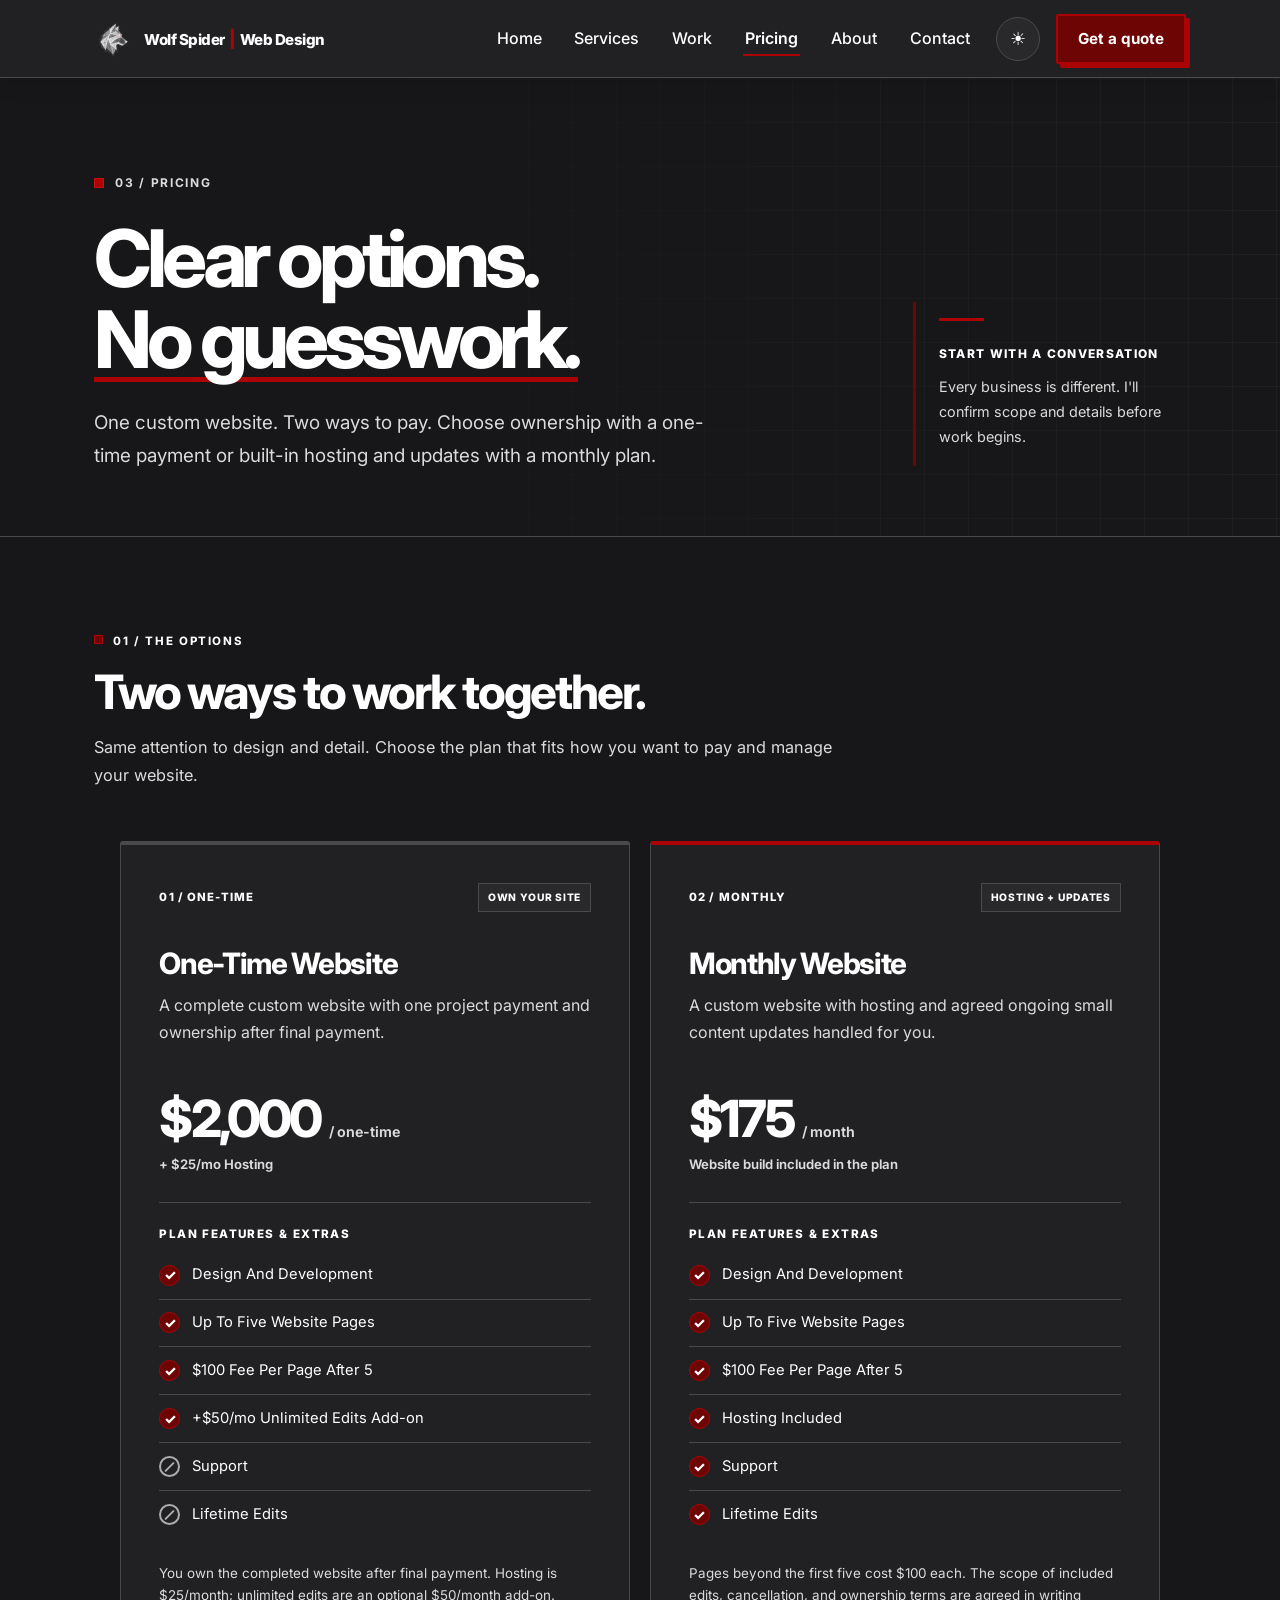
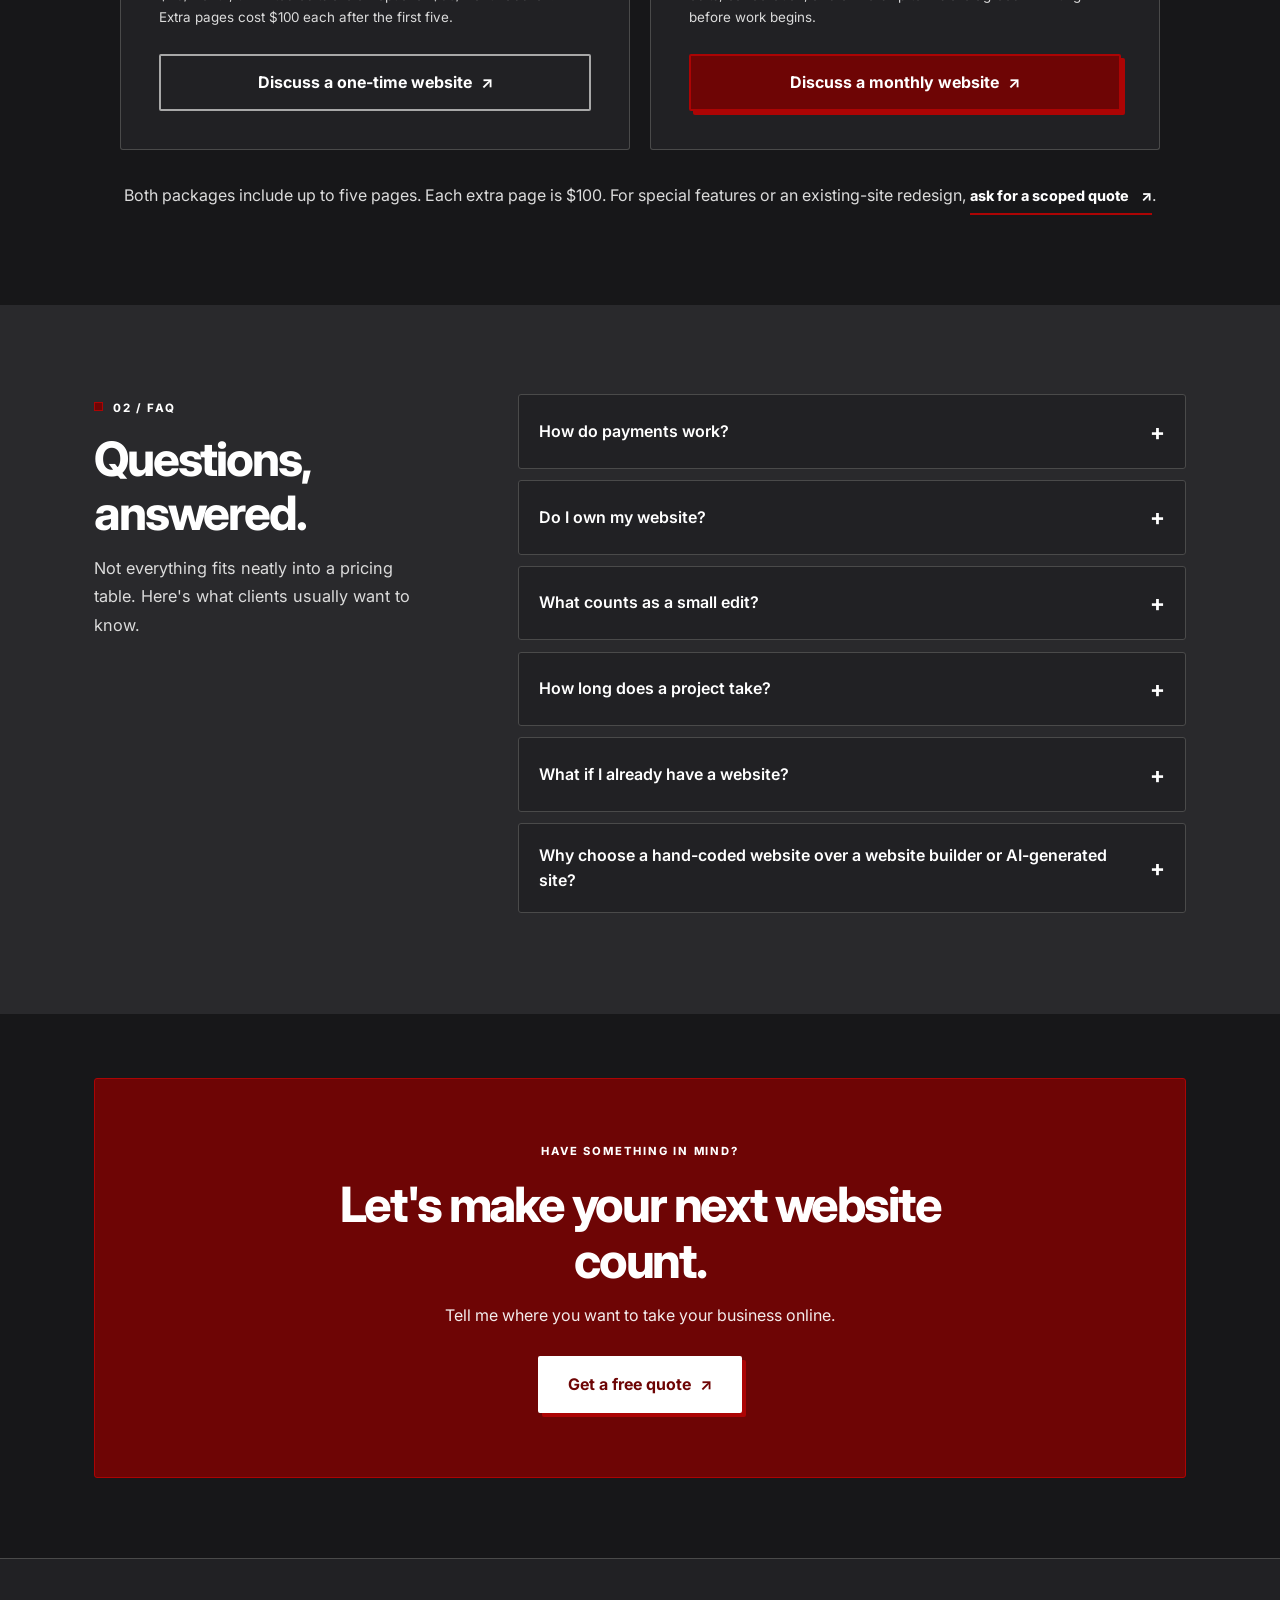
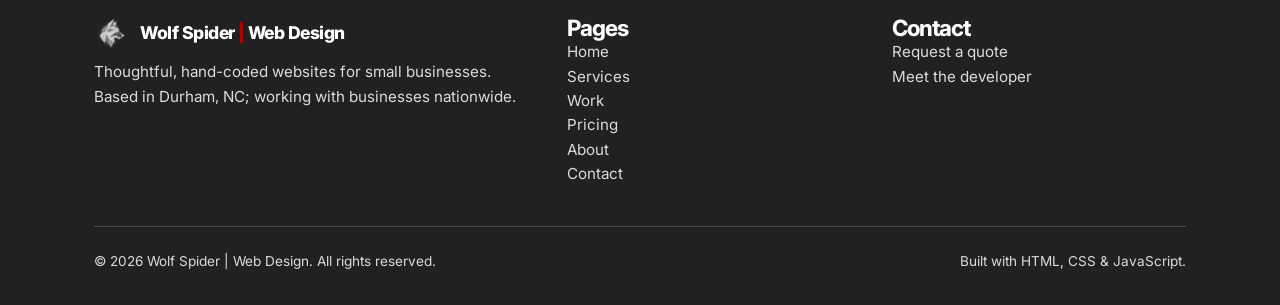
<file: pricing.html>
<!DOCTYPE html>
<html lang="en" data-theme="dark">
<head>
  <meta charset="UTF-8">
  <meta name="viewport" content="width=device-width, initial-scale=1.0">
  <title>Pricing — Wolf Spider | Web Design</title>
  <meta name="description" content="Compare one-time website projects and monthly web-design plans from Wolf Spider | Web Design.">
  <link rel="icon" type="image/png" href="assets/favicon.png?v=2">
  <link rel="stylesheet" href="styles.css">
  <script>
    (function () {
      var saved = null;
      try { saved = localStorage.getItem('hb-theme'); } catch (e) {}
      document.documentElement.setAttribute('data-theme', saved || 'dark');
    })();
  </script>
</head>
<body class="site-subpage subpage--pricing">
  <a class="skip-link" href="#main">Skip to content</a>
  <header class="site-header">
    <div class="container">
      <a class="brand wolf-brand" href="index.html" aria-label="Wolf Spider Web Design — Home"><img class="wolf-logo-mark" src="assets/wolf-spider-avatar.webp" alt="" width="40" height="40" decoding="async"><span class="wolf-wordmark">Wolf Spider <span class="wolf-pipe" aria-hidden="true">|</span> <span class="wolf-descriptor">Web Design</span></span></a>
      <button class="nav-toggle" type="button" aria-label="Open menu" aria-controls="primary-navigation" aria-expanded="false">☰</button>
      <nav class="nav" id="primary-navigation" aria-label="Main navigation">
        <a class="nav-link" href="index.html">Home</a>
        <a class="nav-link" href="services.html">Services</a>
        <a class="nav-link" href="work.html">Work</a>
        <a class="nav-link active" href="pricing.html" aria-current="page">Pricing</a>
        <a class="nav-link" href="about.html">About</a>
        <a class="nav-link" href="contact.html">Contact</a>
        <button class="theme-toggle" type="button" aria-label="Toggle color theme">◐</button>
        <a class="btn btn-primary" href="contact.html">Get a quote</a>
      </nav>
    </div>
  </header>
  <main id="main">
    <section class="page-hero" aria-labelledby="page-heading">
      <div class="container page-hero__layout">
        <div>
          <p class="page-kicker"><span class="page-kicker__square" aria-hidden="true"></span> 03 / PRICING</p>
          <h1 id="page-heading">Clear options.<br><span class="headline-rule">No guesswork.</span></h1>
          <p class="page-hero__lead">One custom website. Two ways to pay. Choose ownership with a one-time payment or built-in hosting and updates with a monthly plan.</p>
        </div>
        <aside class="page-hero__aside" aria-label="Page introduction">
          <span class="page-hero__aside-line" aria-hidden="true"></span>
          <strong>START WITH A CONVERSATION</strong>
          <p>Every business is different. I'll confirm scope and details before work begins.</p>
        </aside>
      </div>
    </section>
    <section class="sub-section" aria-labelledby="pricing-heading">
      <div class="container">
        <div class="sub-section__intro"><span class="sub-eyebrow">01 / THE OPTIONS</span><h2 id="pricing-heading">Two ways to work together.</h2><p>Same attention to design and detail. Choose the plan that fits how you want to pay and manage your website.</p></div>
        <div class="pricing-layout pricing-layout--comparison">
          <article class="pricing-panel pricing-package" aria-labelledby="one-time-heading">
            <div class="pricing-panel__top"><span class="pricing-panel__index">01 / ONE-TIME</span><span class="pricing-panel__tag">OWN YOUR SITE</span></div>
            <h3 id="one-time-heading">One-Time Website</h3>
            <p class="pricing-panel__desc">A complete custom website with one project payment and ownership after final payment.</p>
            <div class="pricing-package__price">$2,000 <span>/ one-time</span></div>
            <p class="pricing-package__subline">+ $25/mo Hosting</p>
            <h4 class="pricing-package__list-label">PLAN FEATURES &amp; EXTRAS</h4>
            <ul class="pricing-package__features">
                <li class="package-feature package-feature--included"><span class="package-feature__icon" aria-hidden="true"></span><span class="sr-only">Included: </span>Design And Development</li>
                <li class="package-feature package-feature--included"><span class="package-feature__icon" aria-hidden="true"></span><span class="sr-only">Included: </span>Up To Five Website Pages</li>
                <li class="package-feature package-feature--included"><span class="package-feature__icon" aria-hidden="true"></span><span class="sr-only">Additional fee: </span>$100 Fee Per Page After 5</li>
                <li class="package-feature package-feature--included"><span class="package-feature__icon" aria-hidden="true"></span><span class="sr-only">Included: </span>+$50/mo Unlimited Edits Add-on</li>
                <li class="package-feature package-feature--excluded"><span class="package-feature__icon" aria-hidden="true"></span><span class="sr-only">Excluded: </span>Support</li>
                <li class="package-feature package-feature--excluded"><span class="package-feature__icon" aria-hidden="true"></span><span class="sr-only">Excluded: </span>Lifetime Edits</li>
            </ul>
            <p class="pricing-package__note">You own the completed website after final payment. Hosting is $25/month; unlimited edits are an optional $50/month add-on. Extra pages cost $100 each after the first five.</p>
            <a href="contact.html" class="btn btn-secondary">Discuss a one-time website <span aria-hidden="true">↗</span></a>
          </article>
          <article class="pricing-panel pricing-package pricing-package--monthly" aria-labelledby="monthly-heading">
            <div class="pricing-panel__top"><span class="pricing-panel__index">02 / MONTHLY</span><span class="pricing-panel__tag">HOSTING + UPDATES</span></div>
            <h3 id="monthly-heading">Monthly Website</h3>
            <p class="pricing-panel__desc">A custom website with hosting and agreed ongoing small content updates handled for you.</p>
            <div class="pricing-package__price">$175 <span>/ month</span></div>
            <p class="pricing-package__subline">Website build included in the plan</p>
            <h4 class="pricing-package__list-label">PLAN FEATURES &amp; EXTRAS</h4>
            <ul class="pricing-package__features">
                <li class="package-feature package-feature--included"><span class="package-feature__icon" aria-hidden="true"></span><span class="sr-only">Included: </span>Design And Development</li>
                <li class="package-feature package-feature--included"><span class="package-feature__icon" aria-hidden="true"></span><span class="sr-only">Included: </span>Up To Five Website Pages</li>
                <li class="package-feature package-feature--included"><span class="package-feature__icon" aria-hidden="true"></span><span class="sr-only">Additional fee: </span>$100 Fee Per Page After 5</li>
                <li class="package-feature package-feature--included"><span class="package-feature__icon" aria-hidden="true"></span><span class="sr-only">Included: </span>Hosting Included</li>
                <li class="package-feature package-feature--included"><span class="package-feature__icon" aria-hidden="true"></span><span class="sr-only">Included: </span>Support</li>
                <li class="package-feature package-feature--included"><span class="package-feature__icon" aria-hidden="true"></span><span class="sr-only">Included: </span>Lifetime Edits</li>
            </ul>
            <p class="pricing-package__note">Pages beyond the first five cost $100 each. The scope of included edits, cancellation, and ownership terms are agreed in writing before work begins.</p>
            <a href="contact.html" class="btn btn-primary">Discuss a monthly website <span aria-hidden="true">↗</span></a>
          </article>
        </div>
        <p class="pricing-note">Both packages include up to five pages. Each extra page is $100. For special features or an existing-site redesign, <a class="text-action" href="contact.html">ask for a scoped quote <span aria-hidden="true">↗</span></a>.</p>
      </div>
    </section>
    <section class="sub-section sub-section--contrast" aria-labelledby="faq-heading">
      <div class="container faq-layout">
        <div class="faq-layout__intro"><span class="sub-eyebrow">02 / FAQ</span><h2 id="faq-heading">Questions, answered.</h2><p>Not everything fits neatly into a pricing table. Here's what clients usually want to know.</p></div>
        <div class="faq faq--editorial">
          <details><summary>How do payments work?</summary><p class="faq-answer">For one-time projects, the standard arrangement is a deposit before work begins and the balance at launch. I’ll confirm the schedule and payment options in the project agreement.</p></details>
          <details><summary>Do I own my website?</summary><p class="faq-answer">With a one-time project, the finished website is yours after final payment. Ownership and handover details for a monthly plan depend on the agreement.</p></details>
          <details><summary>What counts as a small edit?</summary><p class="faq-answer">Examples include text changes, photo swaps, and business-hour updates. New features or major redesign work would be scoped separately.</p></details>
          <details><summary>How long does a project take?</summary><p class="faq-answer">Timing depends on scope, feedback, and content readiness. We’ll agree on a schedule before starting.</p></details>
          <details><summary>What if I already have a website?</summary><p class="faq-answer">Updating or replacing an existing site can fit either package. I'll review your current website and confirm what can be carried over before quoting the scope.</p></details>
          <details><summary>Why choose a hand-coded website over a website builder or AI-generated site?</summary><p class="faq-answer">Website builders and AI tools can produce sites that feel generic, cluttered, or difficult to navigate. Hand-coded websites offer greater control over design, speed, and functionality. Every element is built with purpose, creating a clean, fast, and user-friendly experience that keeps the focus on your business.</p></details>
        </div>
      </div>
    </section>
    <section class="sub-section sub-section--cta"><div class="container"><div class="cta-band"><div class="cta-band__eyebrow">HAVE SOMETHING IN MIND?</div><h2>Let's make your next website count.</h2><p>Tell me where you want to take your business online.</p><a class="btn btn-primary" href="contact.html">Get a free quote <span aria-hidden="true">↗</span></a></div></div></section>
  </main>
  <footer class="site-footer">
    <div class="container">
      <div class="footer-grid">
        <div>
          <p class="footer-brand footer-brand--wolf"><img class="wolf-footer-mark" src="assets/wolf-spider-avatar.webp" alt="" width="36" height="36" loading="lazy" decoding="async"><span class="wolf-footer-wordmark">Wolf Spider <span class="wolf-pipe" aria-hidden="true">|</span> Web Design</span></p>
          <p>Thoughtful, hand-coded websites for small businesses. Based in Durham, NC; working with businesses nationwide.</p>
        </div>
        <div>
          <h3>Pages</h3>
          <ul>
            <li><a href="index.html">Home</a></li>
            <li><a href="services.html">Services</a></li>
            <li><a href="work.html">Work</a></li>
            <li><a href="pricing.html">Pricing</a></li>
            <li><a href="about.html">About</a></li>
            <li><a href="contact.html">Contact</a></li>
          </ul>
        </div>
        <div>
          <h3>Contact</h3>
          <ul>
            <li><a href="contact.html">Request a quote</a></li>
            <li><a href="about.html">Meet the developer</a></li>
          </ul>
        </div>
      </div>
      <div class="footer-bottom">
        <span>© 2026 Wolf Spider | Web Design. All rights reserved.</span>
        <span>Built with HTML, CSS &amp; JavaScript.</span>
      </div>
    </div>
  </footer>
  <script src="main.js"></script>
</body>
</html>
</file>
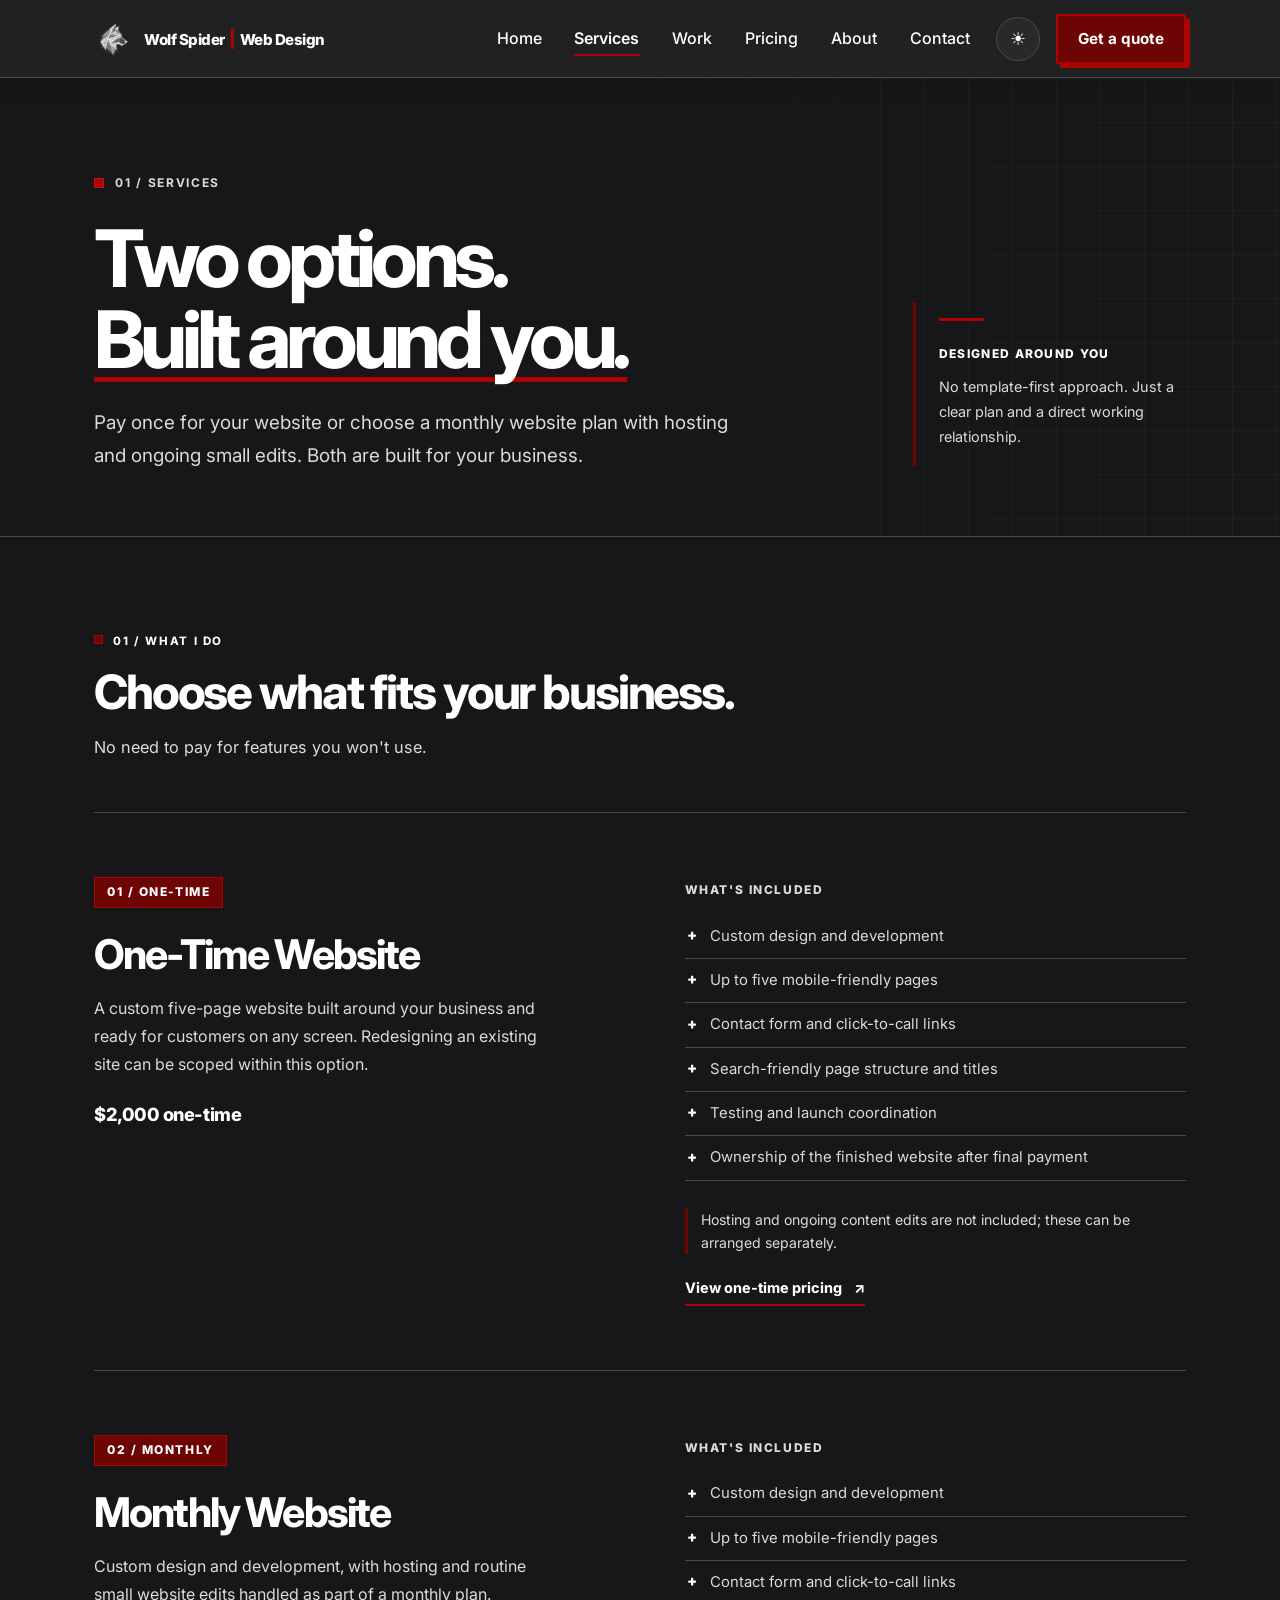
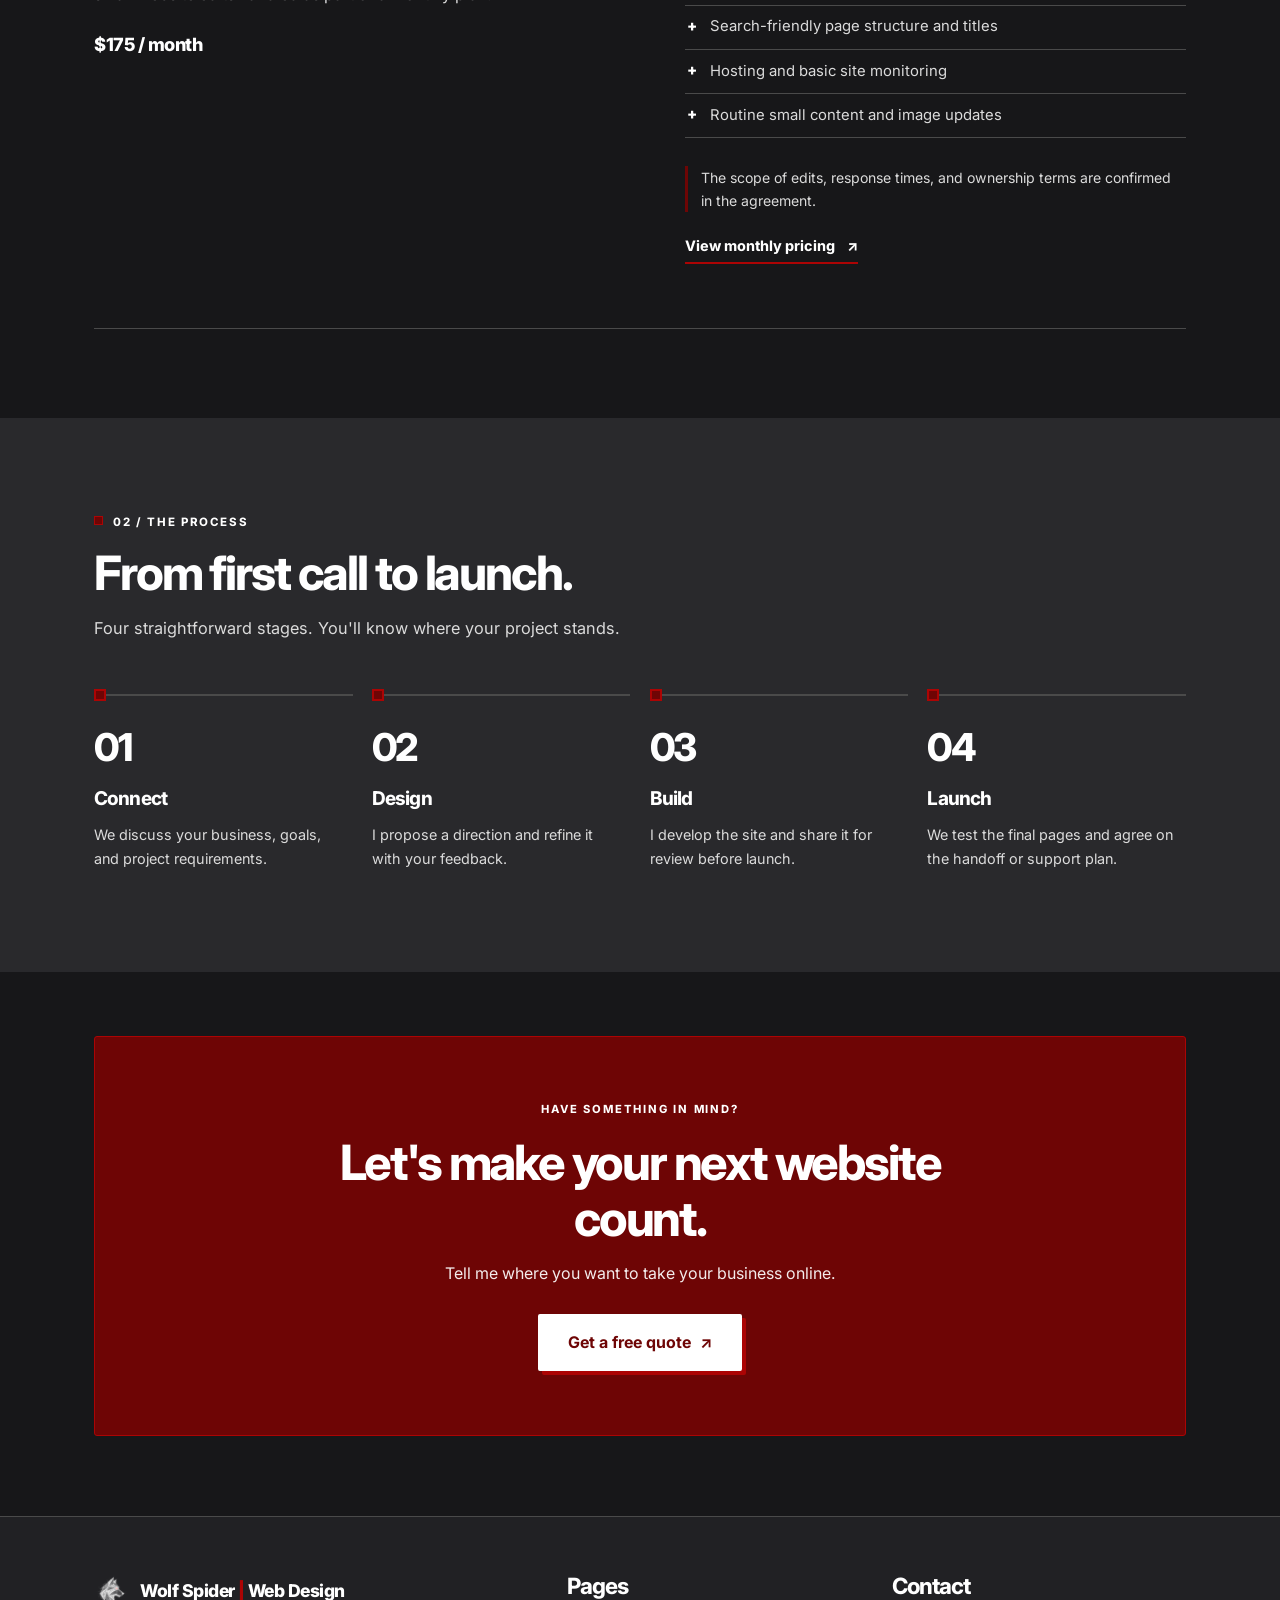
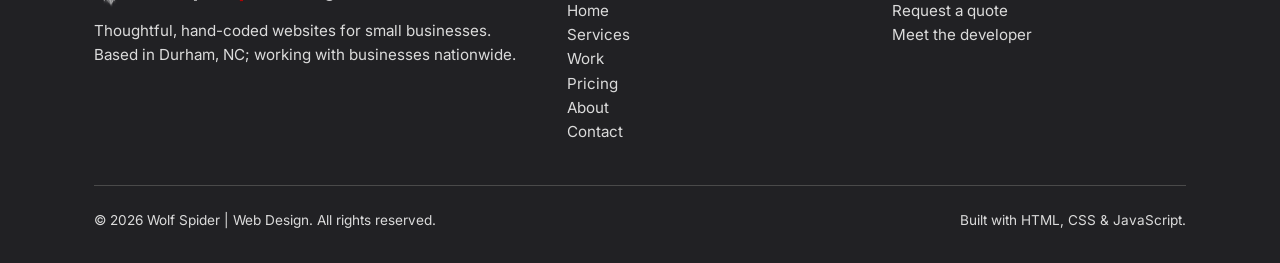
<file: services.html>
<!DOCTYPE html>
<html lang="en" data-theme="dark">
<head>
  <meta charset="UTF-8">
  <meta name="viewport" content="width=device-width, initial-scale=1.0">
  <title>Services — Wolf Spider | Web Design</title>
  <meta name="description" content="Two simple ways to get a custom business website from Wolf Spider | Web Design: a $2,000 one-time project or a $175 monthly plan.">
  <link rel="icon" type="image/png" href="assets/favicon.png?v=2">
  <link rel="stylesheet" href="styles.css">
  <script>
    (function () {
      var saved = null;
      try { saved = localStorage.getItem('hb-theme'); } catch (e) {}
      document.documentElement.setAttribute('data-theme', saved || 'dark');
    })();
  </script>
</head>
<body class="site-subpage subpage--services">
  <a class="skip-link" href="#main">Skip to content</a>
  <header class="site-header">
    <div class="container">
      <a class="brand wolf-brand" href="index.html" aria-label="Wolf Spider Web Design — Home"><img class="wolf-logo-mark" src="assets/wolf-spider-avatar.webp" alt="" width="40" height="40" decoding="async"><span class="wolf-wordmark">Wolf Spider <span class="wolf-pipe" aria-hidden="true">|</span> <span class="wolf-descriptor">Web Design</span></span></a>
      <button class="nav-toggle" type="button" aria-label="Open menu" aria-controls="primary-navigation" aria-expanded="false">☰</button>
      <nav class="nav" id="primary-navigation" aria-label="Main navigation">
        <a class="nav-link" href="index.html">Home</a>
        <a class="nav-link active" href="services.html" aria-current="page">Services</a>
        <a class="nav-link" href="work.html">Work</a>
        <a class="nav-link" href="pricing.html">Pricing</a>
        <a class="nav-link" href="about.html">About</a>
        <a class="nav-link" href="contact.html">Contact</a>
        <button class="theme-toggle" type="button" aria-label="Toggle color theme">◐</button>
        <a class="btn btn-primary" href="contact.html">Get a quote</a>
      </nav>
    </div>
  </header>
  <main id="main">
    <section class="page-hero" aria-labelledby="page-heading">
      <div class="container page-hero__layout">
        <div>
          <p class="page-kicker"><span class="page-kicker__square" aria-hidden="true"></span> 01 / SERVICES</p>
          <h1 id="page-heading">Two options.<br><span class="headline-rule">Built around you.</span></h1>
          <p class="page-hero__lead">Pay once for your website or choose a monthly website plan with hosting and ongoing small edits. Both are built for your business.</p>
        </div>
        <aside class="page-hero__aside" aria-label="Page introduction">
          <span class="page-hero__aside-line" aria-hidden="true"></span>
          <strong>DESIGNED AROUND YOU</strong>
          <p>No template-first approach. Just a clear plan and a direct working relationship.</p>
        </aside>
      </div>
    </section>
    <section class="sub-section service-list-section" aria-labelledby="service-list-heading">
      <div class="container">
        <div class="sub-section__intro"><span class="sub-eyebrow">01 / WHAT I DO</span><h2 id="service-list-heading">Choose what fits your business.</h2><p>No need to pay for features you won't use.</p></div>
        <div class="service-list">
          <article class="service-row" id="one-time">
            <div class="service-row__lead"><span class="service-row__number">01 / ONE-TIME</span><h3>One-Time Website</h3><p>A custom five-page website built around your business and ready for customers on any screen. Redesigning an existing site can be scoped within this option.</p><span class="service-row__price">$2,000 one-time</span></div>
            <div class="service-row__details"><h4>WHAT'S INCLUDED</h4><ul class="check-list"><li>Custom design and development</li><li>Up to five mobile-friendly pages</li><li>Contact form and click-to-call links</li><li>Search-friendly page structure and titles</li><li>Testing and launch coordination</li><li>Ownership of the finished website after final payment</li></ul><p class="service-plan-note">Hosting and ongoing content edits are not included; these can be arranged separately.</p><a class="text-action" href="pricing.html">View one-time pricing <span aria-hidden="true">↗</span></a></div>
          </article>
          <article class="service-row" id="monthly">
            <div class="service-row__lead"><span class="service-row__number">02 / MONTHLY</span><h3>Monthly Website</h3><p>Custom design and development, with hosting and routine small website edits handled as part of a monthly plan.</p><span class="service-row__price">$175 / month</span></div>
            <div class="service-row__details"><h4>WHAT'S INCLUDED</h4><ul class="check-list"><li>Custom design and development</li><li>Up to five mobile-friendly pages</li><li>Contact form and click-to-call links</li><li>Search-friendly page structure and titles</li><li>Hosting and basic site monitoring</li><li>Routine small content and image updates</li></ul><p class="service-plan-note">The scope of edits, response times, and ownership terms are confirmed in the agreement.</p><a class="text-action" href="pricing.html">View monthly pricing <span aria-hidden="true">↗</span></a></div>
          </article>
        </div>
      </div>
    </section>
    <section class="sub-section sub-section--contrast" aria-labelledby="services-process-heading">
      <div class="container">
        <div class="sub-section__intro"><span class="sub-eyebrow">02 / THE PROCESS</span><h2 id="services-process-heading">From first call to launch.</h2><p>Four straightforward stages. You'll know where your project stands.</p></div>
        <ol class="sub-timeline sub-timeline--four">
          <li><span class="sub-timeline__num">01</span><h3>Connect</h3><p>We discuss your business, goals, and project requirements.</p></li>
          <li><span class="sub-timeline__num">02</span><h3>Design</h3><p>I propose a direction and refine it with your feedback.</p></li>
          <li><span class="sub-timeline__num">03</span><h3>Build</h3><p>I develop the site and share it for review before launch.</p></li>
          <li><span class="sub-timeline__num">04</span><h3>Launch</h3><p>We test the final pages and agree on the handoff or support plan.</p></li>
        </ol>
      </div>
    </section>
    <section class="sub-section sub-section--cta"><div class="container"><div class="cta-band"><div class="cta-band__eyebrow">HAVE SOMETHING IN MIND?</div><h2>Let's make your next website count.</h2><p>Tell me where you want to take your business online.</p><a class="btn btn-primary" href="contact.html">Get a free quote <span aria-hidden="true">↗</span></a></div></div></section>
  </main>
  <footer class="site-footer">
    <div class="container">
      <div class="footer-grid">
        <div>
          <p class="footer-brand footer-brand--wolf"><img class="wolf-footer-mark" src="assets/wolf-spider-avatar.webp" alt="" width="36" height="36" loading="lazy" decoding="async"><span class="wolf-footer-wordmark">Wolf Spider <span class="wolf-pipe" aria-hidden="true">|</span> Web Design</span></p>
          <p>Thoughtful, hand-coded websites for small businesses. Based in Durham, NC; working with businesses nationwide.</p>
        </div>
        <div>
          <h3>Pages</h3>
          <ul>
            <li><a href="index.html">Home</a></li>
            <li><a href="services.html">Services</a></li>
            <li><a href="work.html">Work</a></li>
            <li><a href="pricing.html">Pricing</a></li>
            <li><a href="about.html">About</a></li>
            <li><a href="contact.html">Contact</a></li>
          </ul>
        </div>
        <div>
          <h3>Contact</h3>
          <ul>
            <li><a href="contact.html">Request a quote</a></li>
            <li><a href="about.html">Meet the developer</a></li>
          </ul>
        </div>
      </div>
      <div class="footer-bottom">
        <span>© 2026 Wolf Spider | Web Design. All rights reserved.</span>
        <span>Built with HTML, CSS &amp; JavaScript.</span>
      </div>
    </div>
  </footer>
  <script src="main.js"></script>
</body>
</html>
</file>
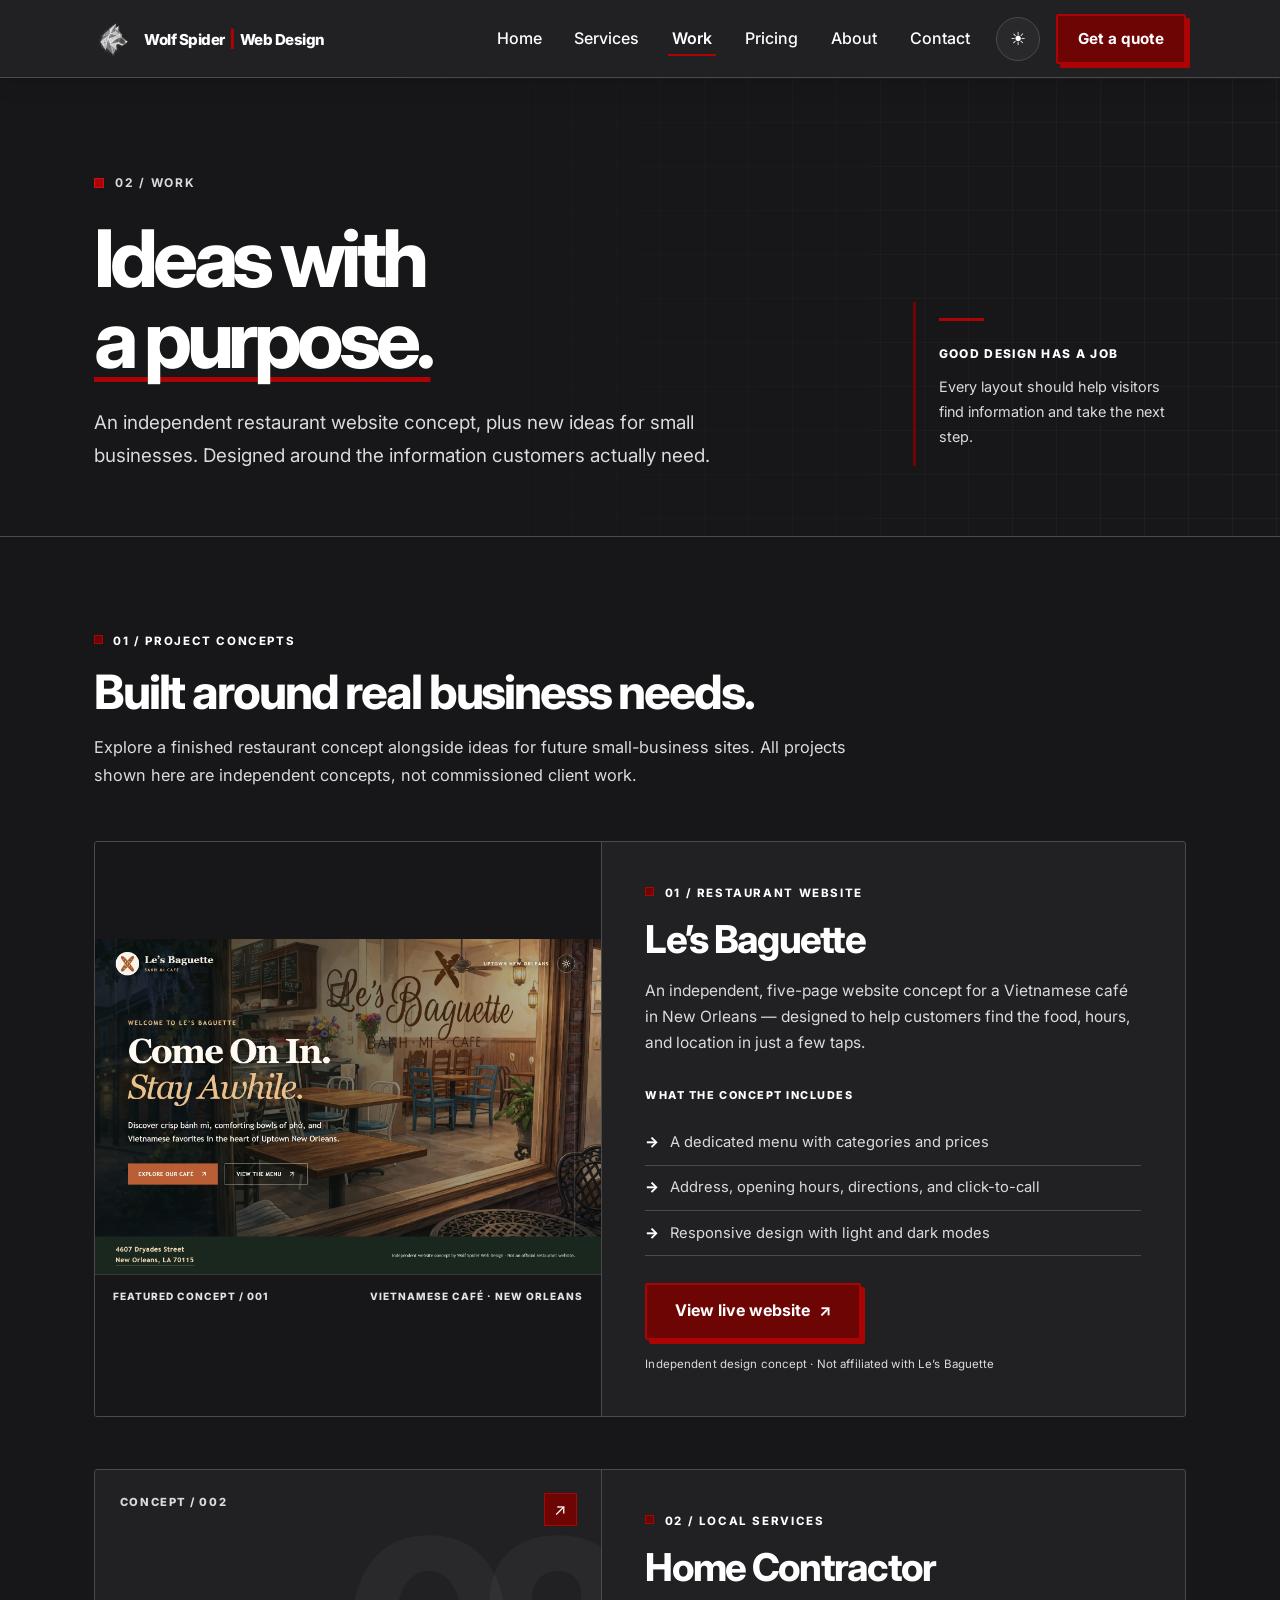
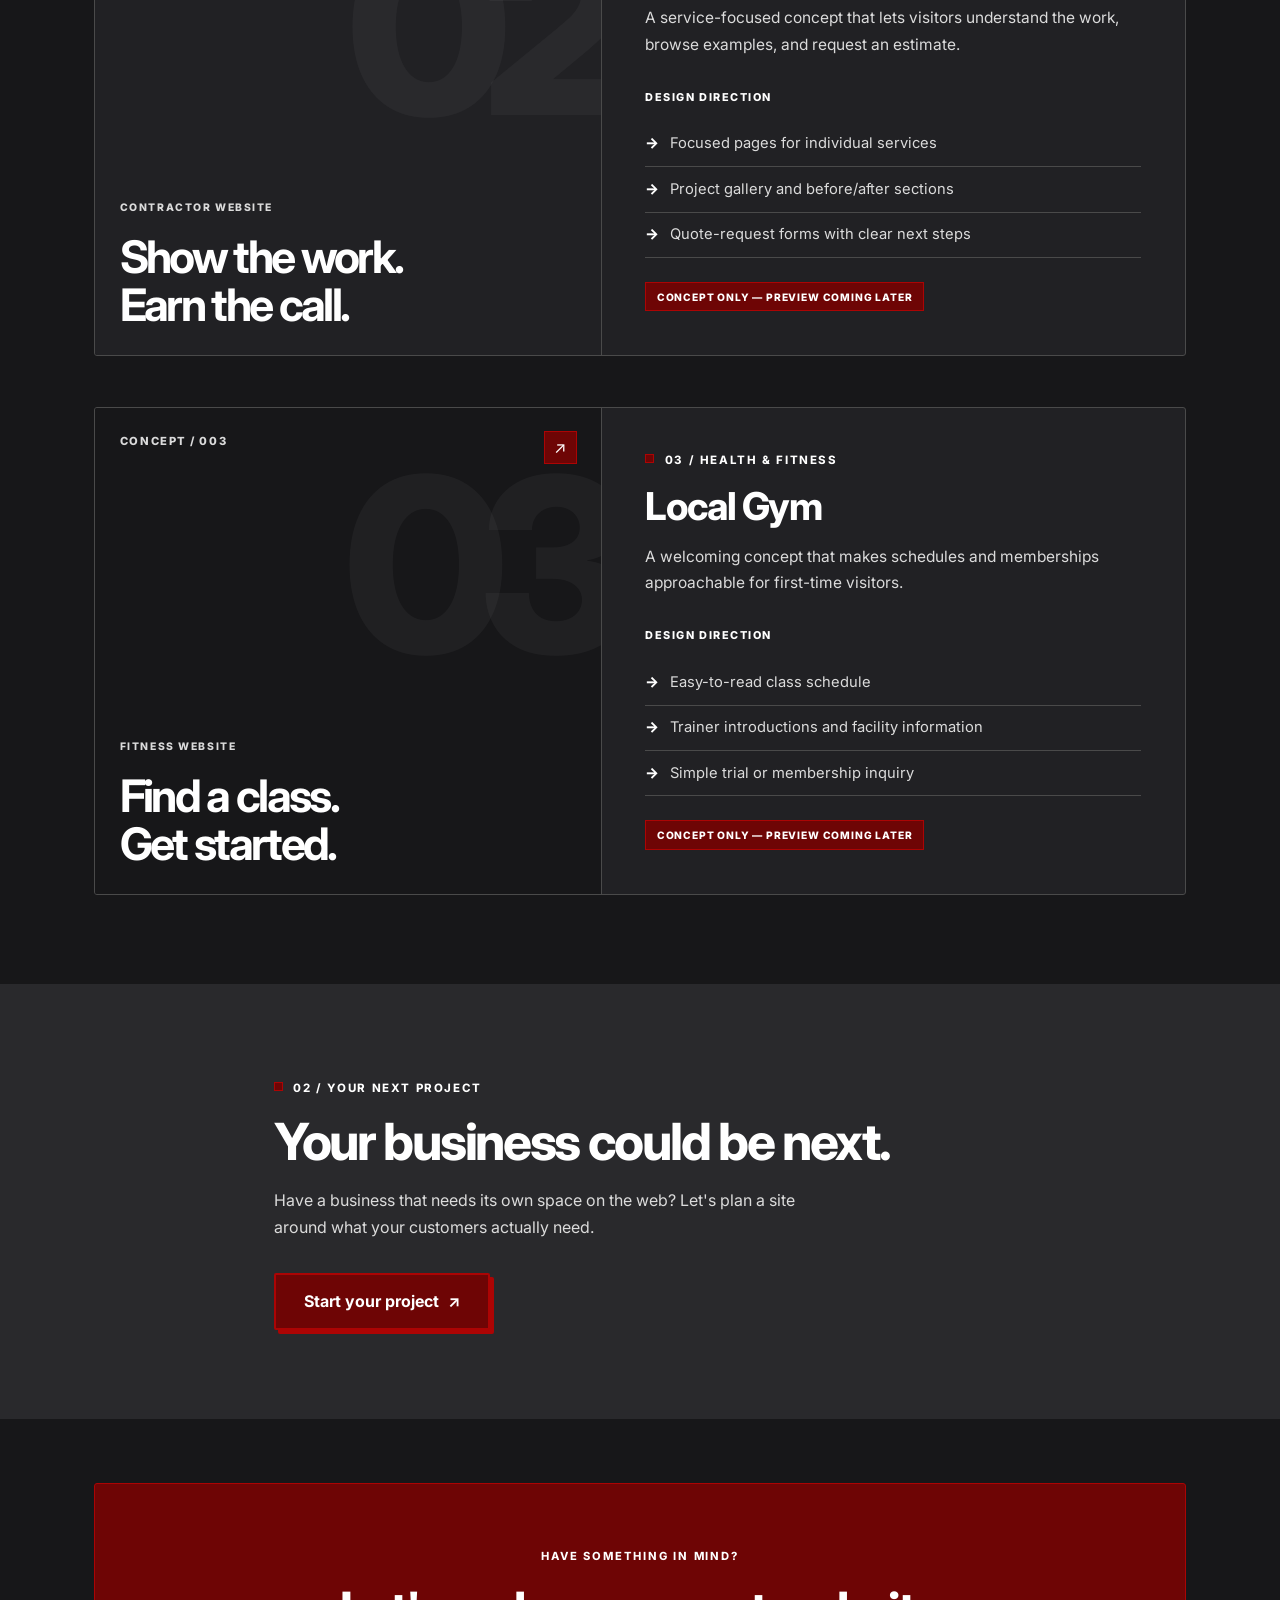
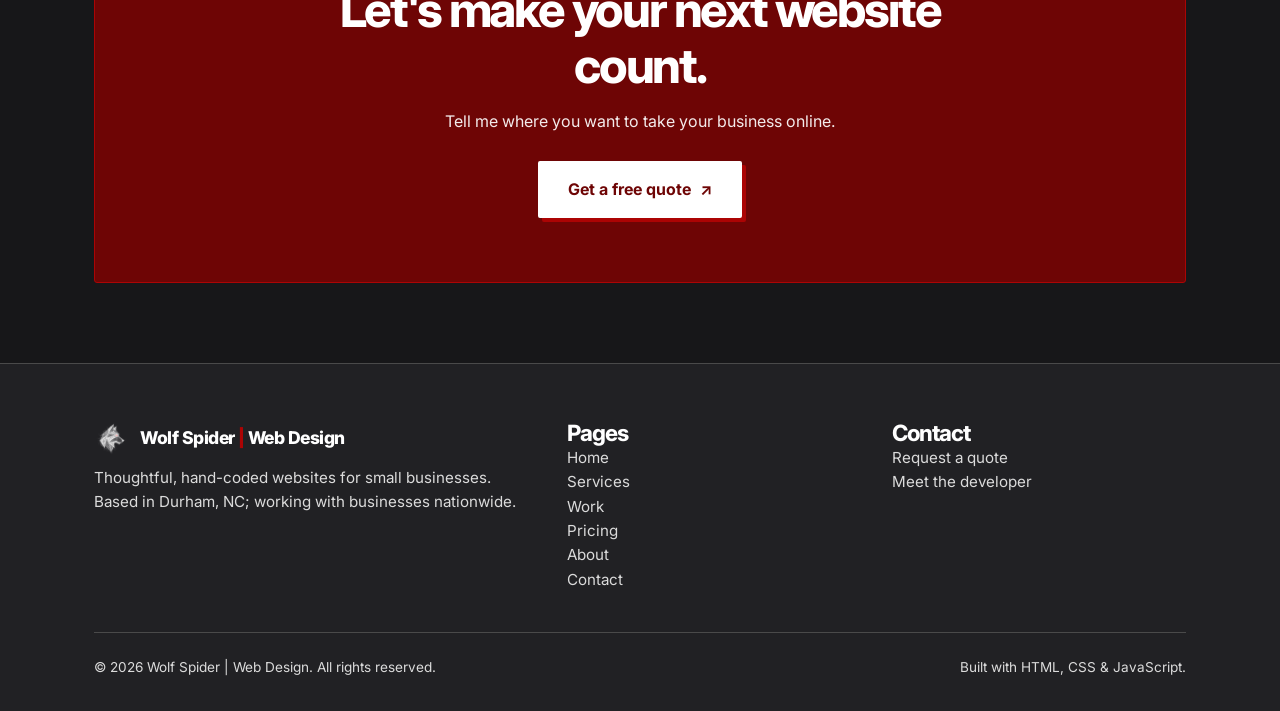
<file: work.html>
<!DOCTYPE html>
<html lang="en" data-theme="dark">
<head>
  <meta charset="UTF-8">
  <meta name="viewport" content="width=device-width, initial-scale=1.0">
  <title>Work — Wolf Spider | Web Design</title>
  <meta name="description" content="Explore Wolf Spider Web Design’s independent Le’s Baguette restaurant website concept, plus ideas for contractor and fitness websites.">
  <link rel="icon" type="image/png" href="assets/favicon.png?v=2">
  <link rel="stylesheet" href="styles.css">
  <link rel="stylesheet" href="work-additions.css">
  <script>
    (function () {
      var saved = null;
      try { saved = localStorage.getItem('hb-theme'); } catch (e) {}
      document.documentElement.setAttribute('data-theme', saved || 'dark');
    })();
  </script>
</head>
<body class="site-subpage subpage--work">
  <a class="skip-link" href="#main">Skip to content</a>
  <header class="site-header">
    <div class="container">
      <a class="brand wolf-brand" href="index.html" aria-label="Wolf Spider Web Design — Home"><img class="wolf-logo-mark" src="assets/wolf-spider-avatar.webp" alt="" width="40" height="40" decoding="async"><span class="wolf-wordmark">Wolf Spider <span class="wolf-pipe" aria-hidden="true">|</span> <span class="wolf-descriptor">Web Design</span></span></a>
      <button class="nav-toggle" type="button" aria-label="Open menu" aria-controls="primary-navigation" aria-expanded="false">☰</button>
      <nav class="nav" id="primary-navigation" aria-label="Main navigation">
        <a class="nav-link" href="index.html">Home</a>
        <a class="nav-link" href="services.html">Services</a>
        <a class="nav-link active" href="work.html" aria-current="page">Work</a>
        <a class="nav-link" href="pricing.html">Pricing</a>
        <a class="nav-link" href="about.html">About</a>
        <a class="nav-link" href="contact.html">Contact</a>
        <button class="theme-toggle" type="button" aria-label="Toggle color theme">◐</button>
        <a class="btn btn-primary" href="contact.html">Get a quote</a>
      </nav>
    </div>
  </header>
  <main id="main">
    <section class="page-hero" aria-labelledby="page-heading">
      <div class="container page-hero__layout">
        <div>
          <p class="page-kicker"><span class="page-kicker__square" aria-hidden="true"></span> 02 / WORK</p>
          <h1 id="page-heading">Ideas with<br><span class="headline-rule">a purpose.</span></h1>
          <p class="page-hero__lead">An independent restaurant website concept, plus new ideas for small businesses. Designed around the information customers actually need.</p>
        </div>
        <aside class="page-hero__aside" aria-label="Page introduction">
          <span class="page-hero__aside-line" aria-hidden="true"></span>
          <strong>GOOD DESIGN HAS A JOB</strong>
          <p>Every layout should help visitors find information and take the next step.</p>
        </aside>
      </div>
    </section>
    <section class="sub-section" aria-labelledby="work-heading">
      <div class="container">
        <div class="sub-section__intro"><span class="sub-eyebrow">01 / PROJECT CONCEPTS</span><h2 id="work-heading">Built around real business needs.</h2><p>Explore a finished restaurant concept alongside ideas for future small-business sites. All projects shown here are independent concepts, not commissioned client work.</p></div>
        <div class="portfolio-stack">
          <article class="portfolio-feature portfolio-feature--featured">
            <div class="portfolio-feature__visual portfolio-feature__visual--les-baguette">
              <a class="portfolio-preview-link" href="https://les-baguette-website.vercel.app/" target="_blank" rel="noopener noreferrer" aria-label="View the live Le’s Baguette website">
                <img class="portfolio-feature__photo" src="assets/les-baguette-preview.png" alt="Screenshot of the Le’s Baguette website welcome page" loading="lazy" decoding="async" width="1809" height="1196">
              </a>
              <div class="portfolio-preview-meta">
                <span>FEATURED CONCEPT / 001</span>
                <span>VIETNAMESE CAFÉ · NEW ORLEANS</span>
              </div>
            </div>
            <div class="portfolio-feature__body">
              <span class="sub-eyebrow">01 / RESTAURANT WEBSITE</span>
              <h3>Le’s Baguette</h3>
              <p>An independent, five-page website concept for a Vietnamese café in New Orleans — designed to help customers find the food, hours, and location in just a few taps.</p>
              <p class="portfolio-label">WHAT THE CONCEPT INCLUDES</p>
              <ul class="editorial-list">
                <li>A dedicated menu with categories and prices</li>
                <li>Address, opening hours, directions, and click-to-call</li>
                <li>Responsive design with light and dark modes</li>
              </ul>
              <a class="btn btn-primary portfolio-feature__link" href="https://les-baguette-website.vercel.app/" target="_blank" rel="noopener noreferrer">View live website <span aria-hidden="true">↗</span></a>
              <span class="portfolio-feature__disclaimer">Independent design concept · Not affiliated with Le’s Baguette</span>
            </div>
          </article>
          <article class="portfolio-feature">
            <div class="portfolio-feature__visual portfolio-feature__visual--contractor"><span class="concept-label">CONCEPT / 002</span><span class="concept-glyph" aria-hidden="true">02</span><div class="concept-caption"><span>CONTRACTOR WEBSITE</span><strong>Show the work.<br>Earn the call.</strong></div><span class="concept-corner" aria-hidden="true">↗</span></div>
            <div class="portfolio-feature__body"><span class="sub-eyebrow">02 / LOCAL SERVICES</span><h3>Home Contractor</h3><p>A service-focused concept that lets visitors understand the work, browse examples, and request an estimate.</p><p class="portfolio-label">DESIGN DIRECTION</p><ul class="editorial-list"><li>Focused pages for individual services</li><li>Project gallery and before/after sections</li><li>Quote-request forms with clear next steps</li></ul><span class="portfolio-status">CONCEPT ONLY — PREVIEW COMING LATER</span></div>
          </article>
          <article class="portfolio-feature">
            <div class="portfolio-feature__visual portfolio-feature__visual--gym"><span class="concept-label">CONCEPT / 003</span><span class="concept-glyph" aria-hidden="true">03</span><div class="concept-caption"><span>FITNESS WEBSITE</span><strong>Find a class.<br>Get started.</strong></div><span class="concept-corner" aria-hidden="true">↗</span></div>
            <div class="portfolio-feature__body"><span class="sub-eyebrow">03 / HEALTH &amp; FITNESS</span><h3>Local Gym</h3><p>A welcoming concept that makes schedules and memberships approachable for first-time visitors.</p><p class="portfolio-label">DESIGN DIRECTION</p><ul class="editorial-list"><li>Easy-to-read class schedule</li><li>Trainer introductions and facility information</li><li>Simple trial or membership inquiry</li></ul><span class="portfolio-status">CONCEPT ONLY — PREVIEW COMING LATER</span></div>
          </article>
        </div>
      </div>
    </section>
    <section class="sub-section sub-section--contrast"><div class="container portfolio-bottom"><span class="sub-eyebrow">02 / YOUR NEXT PROJECT</span><h2>Your business could be next.</h2><p>Have a business that needs its own space on the web? Let's plan a site around what your customers actually need.</p><a href="contact.html" class="btn btn-primary">Start your project <span aria-hidden="true">↗</span></a></div></section>
    <section class="sub-section sub-section--cta"><div class="container"><div class="cta-band"><div class="cta-band__eyebrow">HAVE SOMETHING IN MIND?</div><h2>Let's make your next website count.</h2><p>Tell me where you want to take your business online.</p><a class="btn btn-primary" href="contact.html">Get a free quote <span aria-hidden="true">↗</span></a></div></div></section>
  </main>
  <footer class="site-footer">
    <div class="container">
      <div class="footer-grid">
        <div>
          <p class="footer-brand footer-brand--wolf"><img class="wolf-footer-mark" src="assets/wolf-spider-avatar.webp" alt="" width="36" height="36" loading="lazy" decoding="async"><span class="wolf-footer-wordmark">Wolf Spider <span class="wolf-pipe" aria-hidden="true">|</span> Web Design</span></p>
          <p>Thoughtful, hand-coded websites for small businesses. Based in Durham, NC; working with businesses nationwide.</p>
        </div>
        <div>
          <h3>Pages</h3>
          <ul>
            <li><a href="index.html">Home</a></li>
            <li><a href="services.html">Services</a></li>
            <li><a href="work.html">Work</a></li>
            <li><a href="pricing.html">Pricing</a></li>
            <li><a href="about.html">About</a></li>
            <li><a href="contact.html">Contact</a></li>
          </ul>
        </div>
        <div>
          <h3>Contact</h3>
          <ul>
            <li><a href="contact.html">Request a quote</a></li>
            <li><a href="about.html">Meet the developer</a></li>
          </ul>
        </div>
      </div>
      <div class="footer-bottom">
        <span>© 2026 Wolf Spider | Web Design. All rights reserved.</span>
        <span>Built with HTML, CSS &amp; JavaScript.</span>
      </div>
    </div>
  </footer>
  <script src="main.js"></script>
</body>
</html>
</file>
<file: styles.css>
/* ============================================================
   HB Web Design — Design System (styles.css)
   File 1 of the build. Every page pulls from these tokens and
   components. Light mode is default; dark mode via [data-theme].
   ============================================================ */

/* ---------- Fonts ---------- */
/* Headings: Cormorant Garamond — sharp high-contrast serif, vintage
   book-spine feel. Body: Inter — clean neutral sans. */
@import url('https://fonts.googleapis.com/css2?family=Cormorant+Garamond:wght@500;600;700&family=Inter:wght@400;500;600;700&display=swap');

/* ---------- Theme tokens ---------- */
:root {
  --font-serif: 'Cormorant Garamond', Georgia, serif;
  --font-sans: 'Inter', -apple-system, BlinkMacSystemFont, 'Segoe UI', sans-serif;

  --radius: 12px;
  --radius-sm: 4px;
  --shadow: 0 8px 30px rgba(0, 0, 0, 0.08);
  --header-height: 72px;
  --max-width: 1140px;

  /* Light mode (default) — clean and trustworthy */
  --bg: #f0f1f3;
  --surface: #ffffff;
  --surface-2: #e8eaed;
  --border: #d9dde2;
  --text: #18181b;
  --muted: #565d67;
  --accent: #d11f32;          /* crimson */
  --accent-hover: #a81828;
  --accent-ink: #ffffff;      /* text on accent */
  --accent-soft: rgba(209, 31, 50, 0.08);
  --hero-watermark-opacity: 0.075; /* brand watermark on both themes */
  --grid-line: rgba(24, 24, 27, 0.055); /* graph-paper grid */
}

[data-theme="dark"] {
  --bg: #2b2d33;
  --surface: #34363d;
  --surface-2: #3e4149;
  --border: #51545d;
  --text: #f8f8f9;
  --muted: #d0d2d8;
  --accent: #d11f32;          /* crimson */
  --accent-hover: #e03244;
  --accent-ink: #ffffff;
  --accent-soft: rgba(209, 31, 50, 0.12);
  --shadow: 0 8px 30px rgba(0, 0, 0, 0.45);
  --hero-watermark-opacity: 0.10;
  --grid-line: rgba(255, 255, 255, 0.055); /* graph-paper grid */
}

/* ---------- Reset & base ---------- */
*, *::before, *::after { box-sizing: border-box; margin: 0; padding: 0; }

html { scroll-behavior: smooth; }

body {
  font-family: var(--font-sans);
  /* A lightweight, CSS-only graph-paper background */
  background-color: var(--bg);
  background-image:
    linear-gradient(to right, var(--grid-line) 1px, transparent 1px),
    linear-gradient(to bottom, var(--grid-line) 1px, transparent 1px);
  background-size: 32px 32px;
  background-attachment: fixed;
  color: var(--text);
  line-height: 1.6;
  font-size: 1rem;
  -webkit-font-smoothing: antialiased;
  transition: background 0.25s ease, color 0.25s ease;
}

img { max-width: 100%; display: block; }

/* The grid is painted directly on body rather than placed behind it,
   so it stays visible on both light and dark themes. */

h1, h2, h3 {
  font-family: var(--font-serif);
  font-weight: 700;
  line-height: 1.15;
  letter-spacing: -0.01em;
}

h1 { font-size: clamp(2.5rem, 5vw, 4rem); }
h2 { font-size: clamp(1.9rem, 3.5vw, 2.75rem); }
h3 { font-size: 1.4rem; }

p { margin-bottom: 1rem; }
p:last-child { margin-bottom: 0; }

a { color: var(--accent); text-decoration: none; }
a:hover { text-decoration: underline; }

/* Visible focus for keyboard users */
:focus-visible {
  outline: 3px solid var(--accent);
  outline-offset: 2px;
  border-radius: 4px;
}

/* Skip link */
.skip-link {
  position: absolute;
  left: -9999px;
  top: 0;
  background: var(--accent);
  color: var(--accent-ink);
  padding: 0.75rem 1.25rem;
  z-index: 200;
  font-weight: 600;
}
.skip-link:focus { left: 1rem; top: 1rem; }

/* ---------- Layout ---------- */
.container {
  width: 100%;
  max-width: var(--max-width);
  margin: 0 auto;
  padding: 0 1.5rem;
}

.section { padding: 5rem 0; }
.section--tight { padding: 3.5rem 0; }

.section-head { max-width: 680px; margin-bottom: 3rem; }
.section-head.center { margin-left: auto; margin-right: auto; text-align: center; }

.eyebrow {
  display: inline-block;
  font-size: 0.78rem;
  font-weight: 700;
  letter-spacing: 0.14em;
  text-transform: uppercase;
  color: var(--accent);
  background: var(--accent-soft);
  border: 1px solid var(--accent);
  border-radius: 3px;
  padding: 0.35rem 0.75rem;
  margin-bottom: 1rem;
}

.section-head p.lead,
.lead { font-size: 1.15rem; color: var(--muted); }

/* ---------- Buttons ---------- */
.btn {
  display: inline-block;
  font-weight: 600;
  font-size: 1rem;
  padding: 0.85rem 1.75rem;
  border-radius: var(--radius-sm);
  border: 2px solid transparent;
  cursor: pointer;
  transition: background 0.2s ease, transform 0.15s ease, border-color 0.2s ease;
  text-decoration: none;
}
.btn:hover { text-decoration: none; transform: translateY(-1px); }

.btn-primary {
  background: var(--accent);
  color: var(--accent-ink);
}
.btn-primary:hover { background: var(--accent-hover); }

.btn-secondary {
  background: transparent;
  color: var(--text);
  border-color: var(--border);
}
.btn-secondary:hover { border-color: var(--accent); color: var(--accent); }

.btn-group { display: flex; gap: 1rem; flex-wrap: wrap; margin-top: 1.75rem; }

/* ---------- Header / nav ---------- */
.site-header {
  position: sticky;
  top: 0;
  z-index: 100;
  height: var(--header-height);
  background: var(--surface);
  border-bottom: 1px solid var(--border);
  transition: background 0.25s ease;
}

.site-header .container {
  height: var(--header-height);
  display: flex;
  align-items: center;
  justify-content: space-between;
  gap: 1rem;
}

.brand {
  font-family: var(--font-serif);
  font-weight: 700;
  font-size: 1.75rem;
  color: var(--text);
  letter-spacing: 0.02em;
  text-decoration: none;
}
.brand:hover { text-decoration: none; }
.brand span { color: var(--accent); }

.nav { display: flex; align-items: center; gap: 0.25rem; }

.nav a.nav-link {
  color: var(--muted);
  font-weight: 500;
  padding: 0.6rem 0.9rem;
  border-radius: var(--radius-sm);
  text-decoration: none;
  transition: color 0.2s ease, background 0.2s ease;
}
.nav a.nav-link:hover { color: var(--text); background: var(--surface-2); text-decoration: none; }
.nav a.nav-link.active { color: var(--accent); font-weight: 600; }

.nav .btn { margin-left: 0.75rem; padding: 0.65rem 1.25rem; font-size: 0.95rem; }

/* Theme toggle */
.theme-toggle {
  background: var(--surface-2);
  border: 1px solid var(--border);
  border-radius: 999px;
  width: 44px;
  height: 44px;
  display: inline-flex;
  align-items: center;
  justify-content: center;
  cursor: pointer;
  font-size: 1.15rem;
  margin-left: 0.5rem;
  transition: border-color 0.2s ease, transform 0.15s ease;
}
.theme-toggle:hover { border-color: var(--accent); transform: translateY(-1px); }

/* Mobile nav */
.nav-toggle {
  display: none;
  background: none;
  border: 1px solid var(--border);
  border-radius: var(--radius-sm);
  width: 44px;
  height: 44px;
  cursor: pointer;
  color: var(--text);
  font-size: 1.3rem;
}

/* ---------- Hero ---------- */
.hero {
  position: relative;
  overflow: hidden;
  padding: 6rem 0 5rem;
  background: transparent;
}
.hero .container { position: relative; z-index: 1; }
.hero::after {
  /* Brand watermark shared by both modes; requires assets/mascot.png */
  content: "";
  position: absolute;
  right: -4rem;
  top: 50%;
  transform: translateY(-50%);
  width: min(480px, 60vw);
  aspect-ratio: 1;
  background: none center / contain no-repeat;
  opacity: var(--hero-watermark-opacity);
  pointer-events: none;
}

.hero h1 { margin-bottom: 1.25rem; max-width: 16ch; }
.hero .lead { max-width: 52ch; }

/* ---------- Trust strip ---------- */
.trust-strip {
  border-top: 1px solid var(--border);
  border-bottom: 1px solid var(--border);
  background: var(--surface);
}
.trust-strip .container {
  display: grid;
  grid-template-columns: repeat(3, 1fr);
  gap: 1.5rem;
  padding-top: 2rem;
  padding-bottom: 2rem;
}
.trust-item strong {
  display: block;
  font-family: var(--font-serif);
  font-size: 1.6rem;
  color: var(--accent);
}
.trust-item span { color: var(--muted); font-size: 0.95rem; }

/* ---------- Cards & grids ---------- */
.grid { display: grid; gap: 1.5rem; }
.grid--3 { grid-template-columns: repeat(3, 1fr); }
.grid--2 { grid-template-columns: repeat(2, 1fr); }

.card {
  background: var(--surface);
  border: 1px solid var(--border);
  border-radius: var(--radius);
  padding: 2rem;
  box-shadow: var(--shadow);
  transition: transform 0.2s ease, border-color 0.2s ease;
}
.card:hover { transform: translateY(-4px); border-color: var(--accent); }
.card h3 { margin-bottom: 0.75rem; }
.card p { color: var(--muted); }
.card .price {
  font-family: var(--font-serif);
  font-size: 1.75rem;
  font-weight: 700;
  color: var(--text);
  margin: 1rem 0 0.25rem;
}
.card ul { list-style: none; margin-top: 1rem; }
.card ul li {
  padding: 0.45rem 0 0.45rem 1.75rem;
  position: relative;
  color: var(--muted);
  border-top: 1px solid var(--border);
}
.card ul li::before {
  content: "✓";
  position: absolute;
  left: 0.25rem;
  color: var(--accent);
  font-weight: 700;
}
.card.featured { border: 2px solid var(--accent); }

/* Red-box highlight (from the 8-bit portfolio's crimson theme):
   sharp corners, red frame, faint red glow. Use on featured cards. */
.card--framed {
  border-radius: 3px;
  border: 1px solid var(--accent);
  box-shadow: var(--shadow), 0 0 24px rgba(209, 31, 50, 0.10);
}

/* ---------- Work / portfolio ---------- */
.work-card {
  background: var(--surface);
  border: 1px solid var(--border);
  border-radius: var(--radius);
  overflow: hidden;
  box-shadow: var(--shadow);
  transition: transform 0.2s ease;
}
.work-card:hover { transform: translateY(-4px); }
.work-card .work-media {
  aspect-ratio: 16 / 10;
  background: var(--surface-2);
  display: flex;
  align-items: center;
  justify-content: center;
  color: var(--muted);
  font-size: 0.9rem;
  border-bottom: 1px solid var(--border);
}
.work-card .work-body { padding: 1.5rem; }
.work-card .work-body h3 { margin-bottom: 0.5rem; }
.work-card .work-body p { color: var(--muted); font-size: 0.95rem; }
.badge {
  display: inline-block;
  font-size: 0.75rem;
  font-weight: 700;
  letter-spacing: 0.08em;
  text-transform: uppercase;
  background: var(--accent-soft);
  color: var(--accent);
  padding: 0.3rem 0.7rem;
  border-radius: 999px;
  margin-bottom: 0.75rem;
}

/* ---------- Testimonials ---------- */
.testimonial {
  background: var(--surface);
  border: 1px solid var(--border);
  border-left: 4px solid var(--accent);
  border-radius: var(--radius-sm);
  padding: 1.75rem;
}
.testimonial p { font-style: italic; }
.testimonial cite {
  display: block;
  margin-top: 1rem;
  font-style: normal;
  font-weight: 600;
  font-size: 0.9rem;
  color: var(--muted);
}

/* ---------- CTA band ---------- */
.cta-band {
  background: var(--accent);
  color: var(--accent-ink);
  border-radius: var(--radius);
  padding: 3.5rem 2.5rem;
  text-align: center;
}
.cta-band h2 { margin-bottom: 0.75rem; }
.cta-band p { opacity: 0.92; margin-bottom: 1.75rem; }
.cta-band .btn-primary {
  background: var(--accent-ink);
  color: var(--accent);
}
.cta-band .btn-primary:hover { background: var(--surface-2); }

/* ---------- FAQ ---------- */
.faq details {
  background: var(--surface);
  border: 1px solid var(--border);
  border-radius: var(--radius-sm);
  margin-bottom: 0.75rem;
  overflow: hidden;
}
.faq summary {
  padding: 1.1rem 1.5rem;
  font-weight: 600;
  cursor: pointer;
  list-style: none;
  display: flex;
  justify-content: space-between;
  align-items: center;
  gap: 1rem;
}
.faq summary::-webkit-details-marker { display: none; }
.faq summary::after {
  content: "+";
  color: var(--accent);
  font-size: 1.4rem;
  font-weight: 700;
  flex-shrink: 0;
}
.faq details[open] summary::after { content: "–"; }
.faq .faq-answer { padding: 0 1.5rem 1.25rem; color: var(--muted); }

/* ---------- Forms ---------- */
.form-group { margin-bottom: 1.25rem; }
.form-group label {
  display: block;
  font-weight: 600;
  margin-bottom: 0.4rem;
  font-size: 0.95rem;
}
.form-group input,
.form-group textarea,
.form-group select {
  width: 100%;
  font: inherit;
  color: var(--text);
  background: var(--surface);
  border: 1px solid var(--border);
  border-radius: var(--radius-sm);
  padding: 0.8rem 1rem;
  transition: border-color 0.2s ease;
}
.form-group input:focus,
.form-group textarea:focus,
.form-group select:focus {
  outline: none;
  border-color: var(--accent);
  box-shadow: 0 0 0 3px var(--accent-soft);
}
.form-group textarea { min-height: 140px; resize: vertical; }
.form-note { font-size: 0.85rem; color: var(--muted); margin-top: 1rem; }

/* ---------- Steps / process ---------- */
.steps { counter-reset: step; }
.step {
  position: relative;
  padding-left: 3.5rem;
  margin-bottom: 2rem;
}
.step::before {
  counter-increment: step;
  content: counter(step);
  position: absolute;
  left: 0;
  top: 0;
  width: 2.5rem;
  height: 2.5rem;
  border-radius: 50%;
  background: var(--accent);
  color: var(--accent-ink);
  font-weight: 700;
  display: flex;
  align-items: center;
  justify-content: center;
}
.step h3 { margin-bottom: 0.4rem; }
.step p { color: var(--muted); }

/* ---------- Footer ---------- */
.site-footer {
  background: var(--surface);
  border-top: 1px solid var(--border);
  padding: 3.5rem 0 2rem;
  margin-top: 2rem;
}
.footer-grid {
  display: grid;
  grid-template-columns: 1.5fr 1fr 1fr;
  gap: 2rem;
  margin-bottom: 2.5rem;
}
.footer-brand {
  font-family: var(--font-serif);
  font-size: 1.5rem;
  font-weight: 700;
  margin-bottom: 0.5rem;
}
.footer-brand span { color: var(--accent); }
.site-footer p, .site-footer li { color: var(--muted); font-size: 0.95rem; }
.site-footer ul { list-style: none; }
.site-footer ul a { color: var(--muted); }
.site-footer ul a:hover { color: var(--accent); }
.footer-bottom {
  border-top: 1px solid var(--border);
  padding-top: 1.5rem;
  display: flex;
  justify-content: space-between;
  flex-wrap: wrap;
  gap: 0.75rem;
  font-size: 0.85rem;
  color: var(--muted);
}

/* ---------- Utilities ---------- */
.text-center { text-align: center; }
.mt-1 { margin-top: 1rem; } .mt-2 { margin-top: 2rem; } .mt-3 { margin-top: 3rem; }
.mb-1 { margin-bottom: 1rem; } .mb-2 { margin-bottom: 2rem; }
.muted { color: var(--muted); }
.divider {
  border: none;
  border-top: 1px solid var(--border);
  margin: 3rem 0;
}

/* ---------- Responsive ---------- */
@media (max-width: 900px) {
  .grid--3 { grid-template-columns: 1fr 1fr; }
  .trust-strip .container { grid-template-columns: 1fr; gap: 1rem; }
  .footer-grid { grid-template-columns: 1fr 1fr; }
}

@media (max-width: 640px) {
  .section { padding: 3.5rem 0; }
  .grid--3, .grid--2 { grid-template-columns: 1fr; }
  .footer-grid { grid-template-columns: 1fr; }

  /* Mobile nav: hidden menu behind hamburger */
  .nav-toggle { display: inline-flex; align-items: center; justify-content: center; }
  .nav {
    display: none;
    position: absolute;
    top: var(--header-height);
    left: 0;
    right: 0;
    background: var(--surface);
    border-bottom: 1px solid var(--border);
    flex-direction: column;
    align-items: stretch;
    padding: 1rem 1.5rem 1.5rem;
  }
  .nav.open { display: flex; }
  .nav a.nav-link { padding: 0.9rem 0.5rem; border-top: 1px solid var(--border); }
  .nav .btn { margin: 1rem 0 0; text-align: center; }
  .theme-toggle { margin-left: 0; }
}

/* Respect reduced motion */
@media (prefers-reduced-motion: reduce) {
  html { scroll-behavior: auto; }
  *, *::before, *::after { transition: none !important; }
}

/* ============================================================
   HB Web Design — Crimson editorial refinements
   Subtle, readable details shared by every static page.
   ============================================================ */

/* Crisp section separation over the graph-paper canvas */
.section--tight { position: relative; }

/* Keep cards readable instead of letting grid lines show through text */
.card, .work-card, .cta-band { box-shadow: var(--shadow); }

/* A restrained crimson accent above the main page heading */
.hero h1::before {
  content: "";
  display: block;
  width: 52px;
  height: 3px;
  margin-bottom: 1.35rem;
  background: var(--accent);
  border-radius: 2px;
}

/* More legible text selection and keyboard focus */
::selection { background: var(--accent); color: #fff; }

/* Avoid fixed background rendering issues on smaller devices */
@media (max-width: 640px) {
  body { background-attachment: scroll; background-size: 28px 28px; }
  .hero { padding: 4.5rem 0 3.5rem; }
}

/* Site-wide final touches */
.step-number { display: inline-block; font: 700 .85rem var(--font-sans); letter-spacing: .12em; color: var(--accent); margin-bottom: .75rem; }
.work-media { padding: 1.25rem; text-align: center; }
.hero .btn-group { align-items: center; }
button:disabled { cursor: not-allowed; opacity: .65; }
@media (prefers-reduced-motion: reduce) { *, *::before, *::after { animation-duration: .01ms !important; scroll-behavior: auto !important; } }

/* ============================================================
   HB Web Design — approachable agency refresh
   Light graphite surfaces, crimson accents, clear hierarchy.
   ============================================================ */
:root { --glow: rgba(209,31,50,.16); --header-height: 78px; }
[data-theme="dark"] { --glow: rgba(255,96,112,.19); }
body { background-image: linear-gradient(to right,var(--grid-line) 1px,transparent 1px),linear-gradient(to bottom,var(--grid-line) 1px,transparent 1px); }
.site-header { box-shadow: 0 3px 18px rgba(0,0,0,.045); backdrop-filter: blur(14px); }
.brand { display: inline-flex; align-items: center; gap: .7rem; flex-shrink: 0; }
.brand-mark { font-size: 1.8rem; letter-spacing:-.06em; line-height: 1; }
.brand-name { font: 700 .77rem/1.15 var(--font-sans); letter-spacing: .13em; text-transform: uppercase; max-width: 7rem; color:var(--text); border-left:1px solid var(--border); padding-left:.75rem; }
.nav a.nav-link { color:var(--text); }
.nav a.nav-link:hover { color:var(--accent); background:var(--accent-soft); }
.nav a.nav-link.active { color:var(--accent); }
.hero { isolation:isolate; padding-top: 6.6rem; padding-bottom: 6rem; }
.hero::after { right: 1%; width:min(420px,40vw); }
.hero .eyebrow { margin-bottom:1.6rem; }
.hero h1 { max-width: 18ch; letter-spacing:-.035em; font-size: clamp(2.9rem,5.4vw,5rem); }
.hero .lead { max-width:62ch; color:var(--muted); font-size:clamp(1.05rem,1.6vw,1.2rem); }
.section-head h2 { margin-bottom:.7rem; }
.section-head .lead { color:var(--muted); }
.btn, .theme-toggle, .nav-toggle { transition: transform .2s ease,box-shadow .25s ease,background .2s ease,border-color .2s ease,color .2s ease; }
.btn-primary { box-shadow: 0 6px 20px rgba(209,31,50,.17); }
.btn-primary:hover { transform:translateY(-3px); box-shadow:0 10px 28px rgba(209,31,50,.31); }
.btn-secondary:hover, .theme-toggle:hover { transform:translateY(-2px); box-shadow:0 0 0 4px var(--glow); }
.card,.work-card,.faq details,.testimonial { transition:transform .25s ease,box-shadow .3s ease,border-color .25s ease; }
.card:hover,.work-card:hover { transform:translateY(-5px); border-color:var(--accent); box-shadow:0 12px 34px var(--glow),var(--shadow); }
.faq details:hover { border-color:var(--accent); box-shadow: 0 4px 18px var(--glow); }
.work-card .work-media { background:var(--surface-2); }
.cta-band { background:linear-gradient(135deg,#a71b2b,#d11f32); box-shadow:0 12px 34px rgba(100,10,22,.13); }
.trust-strip { box-shadow:0 5px 22px rgba(0,0,0,.025); }
[data-theme="dark"] .site-header { box-shadow:0 4px 22px rgba(0,0,0,.12); }
@media (max-width: 920px) { .brand-name { font-size:.67rem; } .hero::after { opacity:calc(var(--hero-watermark-opacity) * .8); } }
@media (max-width: 640px) { .hero { padding:4.25rem 0; } .hero::after { width:240px; right:-80px; top:35%; } .hero h1 { font-size:clamp(2.6rem,10vw,3.6rem); } }
@media (prefers-reduced-motion: reduce) { *,*::before,*::after { transition:none!important; animation:none!important; scroll-behavior:auto!important; } }

/* ============================================================
   V3 — intentional grid, calm surfaces, expressive agency hero.
   ============================================================ */
:root { --grid-line: rgba(35,38,45,.045); }
[data-theme="dark"] { --grid-line: rgba(255,255,255,.035); }
/* Grid should be an accent, not compete with every paragraph. */
body { background-image: none; }
.hero, .section--grid {
  background-color:var(--bg);
  background-image: linear-gradient(to right,var(--grid-line) 1px,transparent 1px),linear-gradient(to bottom,var(--grid-line) 1px,transparent 1px);
  background-size: 32px 32px;
}
.section--quiet { background:var(--surface-2); }
/* The mascot is a quiet watermark behind hero content in both themes. */
.hero { display:grid; align-items:center; min-height:590px; padding:5.6rem max(1.5rem,calc((100vw - 1140px)/2)) 5.6rem; grid-template-columns: minmax(0,1fr); gap:0; }
.hero > .container { padding:0; width:100%; }
.hero h1 { font-size:clamp(2.8rem,4.55vw,4.75rem); max-width:14ch; line-height:1.08; }
.headline-dot { color:var(--accent); }
.hero .lead { max-width:52ch; }
.hero-note { color:var(--muted); font-size:.85rem; margin-top:1.6rem; }
.hero-showcase { position:relative; z-index:1; min-width:0; animation: showcase-enter .9s cubic-bezier(.2,.7,.2,1) both; }
.browser-window { overflow:hidden; border:1px solid var(--border); border-radius:14px; background:var(--surface); box-shadow:0 22px 55px rgba(15,18,25,.18),0 0 38px rgba(209,31,50,.07); transform:rotate(1.5deg); transition:transform .4s ease,box-shadow .4s ease; }
.browser-window:hover { transform:translateY(-6px) rotate(0deg); box-shadow:0 32px 70px rgba(15,18,25,.20),0 0 46px rgba(209,31,50,.15); }
.browser-bar { display:flex; align-items:center; justify-content:space-between; padding:.8rem 1rem; border-bottom:1px solid var(--border); background:var(--surface-2); gap:.7rem; }
.browser-dots { display:flex; gap:5px; }
.browser-dots i { width:8px; height:8px; border-radius:50%; background:#cf6c77; }
.browser-dots i:nth-child(2) { background:#dfb66e; }.browser-dots i:nth-child(3) { background:#8eb995; }
.browser-url { font:500 .7rem var(--font-sans); color:var(--muted); }
.browser-spark { color:var(--accent); }
.browser-content { padding:1.5rem; min-height:330px; color:#22252a; background:linear-gradient(120deg,#ffffff,#f5f5f6); }
.mock-nav { display:flex; justify-content:space-between; gap:1rem; align-items:center; font-size:.55rem; letter-spacing:.06em; margin-bottom:3.1rem; }
.mock-brand { font-size:.9rem; font-weight:800; }.mock-brand span { color:#d11f32; }.mock-links { color:#656a72; }
.mock-hero { display:flex; flex-direction:column; max-width:280px; gap:.8rem; }
.mock-eyebrow { font-size:.57rem; letter-spacing:.12em; font-weight:700; color:#c3293e; }
.mock-hero strong { font:700 clamp(1.6rem,2.4vw,2.4rem)/1.1 var(--font-serif); letter-spacing:-.03em; }
.mock-copy { font-size:.72rem; color:#61646e; }.mock-button { width:max-content; padding:.65rem .9rem; margin-top:.3rem; background:#d11f32; color:#fff; font-size:.55rem; font-weight:800; letter-spacing:.06em; border-radius:3px; }
.mock-cards { display:flex; gap:.7rem; margin-top:2.4rem; }.mock-cards span { width:33%; height:40px; border:1px solid #e3e3e6; background:#f2f2f4; border-radius:5px; }
.showcase-tag { position:absolute; right:-12px; bottom:-20px; border:1px solid var(--border); color:var(--text); background:var(--surface); padding:.75rem 1rem; border-radius:6px; box-shadow:var(--shadow); font-size:.75rem; font-weight:700; }
.tag-pulse { display:inline-block; width:8px; height:8px; background:var(--accent); border-radius:100%; margin-right:.5rem; box-shadow:0 0 0 5px var(--accent-soft); animation: soft-pulse 2.8s infinite; }
.section--services .section-head { max-width:720px; }.section--services .section-head h2 { max-width:20ch; }
.service-grid { align-items:stretch; }.service-grid .card { position:relative; overflow:hidden; display:flex; flex-direction:column; border-top:3px solid transparent; }.service-grid .card:hover { border-top-color:var(--accent); }
.service-grid .card .price { margin-top:auto; padding-top:1rem; }.service-icon { display:grid; place-items:center; width:48px; height:48px; border-radius:11px; margin-bottom:1.3rem; background:var(--accent-soft); color:var(--accent); font-size:1.55rem; transition:transform .35s ease,box-shadow .35s ease; }
.service-grid .card:hover .service-icon { transform:rotate(-8deg) scale(1.08); box-shadow:0 0 18px var(--glow); }
.section--grid .card { background:var(--surface); }
@keyframes showcase-enter { from { opacity:0; transform:translateY(25px) scale(.97); } to { opacity:1; transform:translateY(0) scale(1); } }
@keyframes soft-pulse { 50% { box-shadow:0 0 0 9px transparent; } }
@media (max-width:900px) { .hero { grid-template-columns:1fr; min-height:0; gap:2.6rem; padding:4.5rem 1.5rem; }.hero h1 { max-width:17ch; }.hero-showcase { width:min(100%,560px); margin:0 auto; } }
@media (max-width:640px) { .hero { padding:3.4rem 1.5rem 4rem; }.hero h1 { font-size:clamp(2.65rem,10vw,3.65rem); }.mock-links { display:none; }.browser-content { min-height:300px; }.showcase-tag { right:0; } }
@media (prefers-reduced-motion:reduce) { .hero-showcase,.tag-pulse { animation:none !important; }.browser-window,.service-icon { transition:none !important; } }


/* V7 — clean, transparent mascot watermark in BOTH themes.
   Use the existing transparent PNG at assets/mascot.png. */
:root { --hero-watermark-opacity: 0.10; }
[data-theme="dark"] { --hero-watermark-opacity: 0.13; }
.hero::before { content: none; background: none; }
.hero::after {
  content: "";
  position: absolute;
  z-index: 0;
  top: 50%;
  right: max(1rem, calc((100vw - 1140px) / 2));
  width: min(38vw, 440px);
  aspect-ratio: 1;
  transform: translateY(-50%);
  background: none center / contain no-repeat;
  opacity: var(--hero-watermark-opacity);
  pointer-events: none;
  border: 0;
  border-radius: 0;
  box-shadow: none;
  filter: none;
  animation: none;
}
.hero > .container { position: relative; z-index: 1; }
@media (max-width: 900px) {
  .hero::after { width: min(55vw, 330px); right: -3rem; }
}
@media (max-width: 640px) {
  .hero::after { width: 220px; right: -65px; top: 50%; opacity: calc(var(--hero-watermark-opacity) * .7); }
}


/* ============================================================
   V8 — luminous graphite-gray, controlled neon, and subtle motion
   Keep mascot watermark and selective grid from V7.
   ============================================================ */
:root {
  --bg: #f4f4f5;
  --surface: #ffffff;
  --surface-2: #e8e8ea;
  --border: #cdcdcf;
  --text: #202126;
  --muted: #525661;
  --glow: rgba(209, 31, 50, .23);
  --hero-watermark-opacity: .10;
}
[data-theme="dark"] {
  --bg: #cdcdcf;
  --surface: #ececee;
  --surface-2: #d9d9dc;
  --border: #babac0;
  --text: #212127;
  --muted: #50535c;
  --accent: #b51d2c;
  --accent-hover: #921524;
  --accent-soft: rgba(181, 29, 44, .10);
  --accent-ink: #fff;
  --glow: rgba(181,29,44,.27);
  --grid-line: rgba(35,38,45,.045);
  --hero-watermark-opacity: .13;
  --shadow: 0 9px 26px rgba(29,30,37,.09);
}
/* Keep gray themes readable. The alternate theme is now silver, not charcoal. */
.site-header { background:var(--surface); }
.hero, .section--grid { background-color:var(--bg); }
.section--quiet { background:var(--surface-2); }
.hero::after { filter:none; mix-blend-mode:normal; }
.section-head .eyebrow, .hero .eyebrow { letter-spacing:.12em; }
.hero h1 { text-wrap:balance; }
.btn-primary {
  box-shadow: 0 6px 20px rgba(181,29,44,.20), 0 0 0 1px rgba(255,255,255,.08) inset;
}
.btn-primary:hover, .btn-primary:focus-visible {
  box-shadow: 0 12px 30px rgba(181,29,44,.30), 0 0 24px var(--glow);
}
.btn-secondary:hover, .btn-secondary:focus-visible,
.theme-toggle:hover, .theme-toggle:focus-visible {
  border-color:var(--accent);
  box-shadow:0 0 0 3px var(--accent-soft),0 0 20px var(--glow);
}
.card, .work-card, .faq details, .founder-card { backface-visibility:hidden; }
.card:hover, .work-card:hover, .faq details:hover {
  box-shadow:0 14px 30px rgba(30,33,41,.09),0 0 21px var(--glow);
}
.card, .work-card { position:relative; }
.card:focus-within, .work-card:focus-within { border-color:var(--accent); box-shadow:0 0 0 3px var(--accent-soft); }
.service-icon { box-shadow: inset 0 0 0 1px var(--accent-soft); }
.service-grid .card:hover .service-icon { box-shadow:0 0 18px var(--glow); }
.nav a.nav-link { position:relative; }
.nav a.nav-link::after {
  content:""; position:absolute; height:2px; left:15%; right:85%; bottom:5px;
  background:var(--accent); opacity:0;
  transition:right .27s ease,opacity .27s ease;
}
.nav a.nav-link:hover::after, .nav a.nav-link:focus-visible::after,
.nav a.nav-link.active::after { right:15%; opacity:1; }
/* Founder profile card: photograph above compact nameplate. */
.founder-card {
  width:min(100%,355px); margin:0 auto; padding:0; overflow:hidden;
  border:1px solid var(--border); border-radius:16px;
  background:var(--surface); box-shadow:var(--shadow);
  transition:transform .35s ease,border-color .35s ease,box-shadow .35s ease;
}
.founder-card:hover { transform:translateY(-5px); border-color:var(--accent); box-shadow:0 12px 30px rgba(22,23,27,.12),0 0 20px var(--glow); }
.founder-photo { width:100%; aspect-ratio:4/5; overflow:hidden; background:var(--surface-2); }
.founder-photo img { width:100%;height:100%;object-fit:cover;object-position:center; display:block; transition:transform .7s cubic-bezier(.2,.75,.2,1); }
.founder-card:hover img { transform:scale(1.035); }
.founder-caption { display:grid; gap:.15rem; padding:1rem 1.3rem 1.25rem; border-top:2px solid var(--accent); text-align:left; }
.founder-caption .founder-label { font-size:.65rem; text-transform:uppercase;letter-spacing:.13em;color:var(--accent);font-weight:700; }
.founder-caption strong { font-size:1.3rem;line-height:1.4;color:var(--text); }
.founder-caption > span:last-child { font-size:.86rem;color:var(--muted); }
/* Scroll reveals only activate when JS marks them ready. */
.js-motion .reveal { opacity:0; transform:translateY(18px); transition:opacity .65s ease,transform .65s cubic-bezier(.2,.7,.2,1); }
.js-motion .reveal.is-visible { opacity:1; transform:translateY(0); }
@media (max-width:640px) {
  .nav a.nav-link::after { display:none; }
  .founder-card { width:min(100%,320px); }
}
@media (prefers-reduced-motion:reduce) {
  .js-motion .reveal { opacity:1;transform:none;transition:none; }
  .founder-card:hover, .founder-card:hover img { transform:none; }
  .nav a.nav-link::after { transition:none; }
}


/* =============================================================
   V9 — refined graphite / focused accents / more visual rhythm
   Overrides earlier palette experiments without changing markup.
   ============================================================= */
:root {
  --bg: #f0f1f3;
  --surface: #ffffff;
  --surface-2: #e4e6ea;
  --border: #d1d5dc;
  --text: #202127;
  --muted: #555b66;
  --glow: rgba(209,31,50,.13);
  --shadow: 0 7px 22px rgba(29,32,42,.055);
  --hero-watermark-opacity: .075;
}
[data-theme="dark"] {
  --bg: #3c3f47;
  --surface: #484b54;
  --surface-2: #343740;
  --border: #626671;
  --text: #f7f7f9;
  --muted: #d5d8de;
  --accent: #f05a69;
  --accent-hover: #ff7682;
  --accent-soft: rgba(240,90,105,.14);
  --accent-ink: #191a1f;
  --grid-line: rgba(255,255,255,.055);
  --glow: rgba(240,90,105,.15);
  --shadow: 0 8px 25px rgba(15,16,22,.13);
  --hero-watermark-opacity: .10;
}
/* Wordmark: accent HB, clear divider, high-contrast title. */
.brand { display:inline-flex; align-items:center; gap:.75rem; white-space:nowrap; }
.brand .brand-mark { color:var(--text); font-size:1.85rem; letter-spacing:-.055em; }
.brand .brand-mark span { color:var(--accent); }
.brand .brand-divider { width:1px; height:27px; background:var(--accent); opacity:.8; flex:none; }
.brand .brand-name { padding:0; border:0; max-width:none; color:var(--text); font-size:.79rem; letter-spacing:.14em; line-height:1.1; }
/* Alternating soft surfaces, much clearer boundaries, and even breathing room. */
main > .section { padding-block:clamp(4.25rem,7vw,6rem); }
main > .section--tight { padding-block:clamp(3.75rem,6vw,5.25rem); }
main > .section--services { background:var(--surface); border-block:1px solid var(--border); }
main > .section--quiet { background:var(--surface-2); border-block:1px solid var(--border); }
main > .section--grid { background-color:var(--bg); }
main > .section:not(.section--services):not(.section--quiet):not(.section--grid):nth-of-type(even) { background:var(--surface); }
.section-head { margin-bottom:clamp(2rem,4vw,3rem); }
.section-head .eyebrow { margin-bottom:1rem; }
.section-head h2 { line-height:1.13; max-width:24ch; }
.section-head.center h2 { margin-inline:auto; }
.grid { gap:clamp(1.15rem,2.5vw,1.65rem); }
.card, .work-card, .founder-card { background:var(--surface); border:1px solid var(--border); box-shadow:var(--shadow); }
.card { padding:clamp(1.4rem,2.4vw,2rem); }
.card:hover,.work-card:hover,.founder-card:hover {
  border-color:var(--accent);
  box-shadow:0 14px 30px rgba(20,20,30,.11),0 0 0 1px var(--accent-soft);
  transform:translateY(-4px);
}
.service-grid .card { border-top:3px solid var(--border); }
.service-grid .card:hover { border-top-color:var(--accent); }
.service-grid .card:hover .service-icon { box-shadow:0 0 0 3px var(--accent-soft); transform:translateY(-2px); }
/* Keep neon specifically for interactive actions, not large static surfaces. */
.btn-primary { box-shadow:0 5px 16px rgba(209,31,50,.13); }
.btn-primary:hover,.btn-primary:focus-visible { box-shadow:0 10px 25px var(--glow),0 0 0 3px var(--accent-soft); }
.btn-secondary:hover,.btn-secondary:focus-visible,.theme-toggle:hover,.theme-toggle:focus-visible {
  box-shadow:0 0 0 3px var(--accent-soft);
}
.cta-band { background:linear-gradient(125deg,#9b1a2b,#c52a3f); color:#fff; padding:clamp(2.5rem,5vw,4rem); }
.cta-band .btn-primary { color:#9b1a2b; background:#fff; }
.cta-band .btn-primary:hover { color:#831426; background:#f4f4f5; }
/* More comfortable paragraphs and legible links, particularly on charcoal. */
.card p,.work-card .work-body p { line-height:1.75; }
[data-theme="dark"] .card .price,[data-theme="dark"] .eyebrow { color:var(--accent); }
[data-theme="dark"] .btn-primary { color:#191a1f; }
[data-theme="dark"] .cta-band .btn-primary { color:#9b1a2b; }
[data-theme="dark"] .cta-band p,[data-theme="dark"] .cta-band h2 { color:#fff; }
/* Hero has room for the watermark and clear call-to-action contrast. */
.hero { min-height: min(600px,80vh); padding-block:clamp(4.5rem,8vw,7rem); }
.hero .lead { line-height:1.8; }
.hero::after { filter:none; }
@media (max-width:720px) {
  .brand { gap:.5rem; }
  .brand .brand-mark { font-size:1.65rem; }
  .brand .brand-divider { height:22px; }
  .brand .brand-name { font-size:.66rem; }
  .hero { min-height:0; }
}
@media (prefers-reduced-motion:reduce) {
  .card,.work-card,.founder-card,.service-icon,.btn-primary,.btn-secondary { transition:none !important; }
  .card:hover,.work-card:hover,.founder-card:hover { transform:none; }
}

/* =============================================================
   V10 | Unified deep crimson + modern founder-led hero
   Clean, responsive visual hierarchy without frameworks.
   ============================================================= */
:root, [data-theme="dark"] {
  --accent: #d11f32;
  --accent-hover: #a81828;
  --accent-soft: rgba(209,31,50,.13);
  --accent-ink: #fff;
  --glow: rgba(209,31,50,.22);
}
/* Keep Crimson constant across themes, including navigation. */
[data-theme="dark"] .btn-primary { color:#fff; }
[data-theme="dark"] .eyebrow, [data-theme="dark"] .card .price { color:var(--accent); }
.hero { grid-template-columns:minmax(0,1.35fr) minmax(245px,.75fr); column-gap:clamp(2rem,5vw,5.25rem); align-items:center; }
.hero > .container { max-width:none; }
.hero h1 { max-width:16ch; }
.hero-founder { position:relative; z-index:2; width:100%; max-width:350px; justify-self:end; }
.hero-founder-card { display:block; overflow:hidden; border:1px solid var(--border); border-radius:18px; background:var(--surface); color:var(--text); text-decoration:none; box-shadow:0 24px 55px rgba(13,14,20,.16); transition:transform .35s cubic-bezier(.2,.7,.2,1),box-shadow .35s ease,border-color .35s ease; }
.hero-founder-card:hover,.hero-founder-card:focus-visible { transform:translateY(-7px); border-color:var(--accent); box-shadow:0 28px 58px rgba(13,14,20,.18),0 0 0 3px var(--accent-soft); text-decoration:none; }
.hero-founder-photo { aspect-ratio:4/3; background:var(--surface-2); overflow:hidden; }
.hero-founder-photo img { width:100%;height:100%;object-fit:cover;object-position:center 30%;display:block;transition:transform .5s ease; }
.hero-founder-card:hover .hero-founder-photo img { transform:scale(1.035); }
.hero-founder-details { display:flex;flex-direction:column;gap:.35rem;padding:1.35rem 1.5rem 1.5rem;border-top:3px solid var(--accent); }
.hero-founder-kicker { font-size:.67rem; font-weight:800; letter-spacing:.12em; color:var(--accent); }
.hero-founder-details strong {font-size:1.25rem;color:var(--text);line-height:1.35;}
.hero-founder-details > span:last-child {color:var(--muted);font-size:.88rem;}
.hero-founder-details > span:last-child span {color:var(--accent);}
.about-portrait {max-width:320px;width:100%;aspect-ratio:4/5;margin-inline:auto;overflow:hidden;border-radius:16px;border:1px solid var(--border);background:var(--surface-2);box-shadow:var(--shadow);}
.about-portrait img {width:100%;height:100%;display:block;object-fit:cover;object-position:center;}
/* Small, modern motion details: avoid indiscriminate neon. */
.btn,.nav-link,.card,.work-card {transition-duration:.28s;}
.btn-primary { position:relative; }
.btn-primary:hover { box-shadow:0 10px 28px var(--glow),0 0 0 3px var(--accent-soft); }
@media(max-width:900px) {
  .hero {grid-template-columns:minmax(0,1fr);gap:2.5rem;}
  .hero-founder {justify-self:start;max-width:310px;}
  .hero h1 {max-width:18ch;}
}
@media(max-width:540px) {
  .hero-founder {width:min(100%,290px);justify-self:center;}
  .hero-founder-photo {aspect-ratio: 5/3;}
  .hero-founder-details {padding:1rem 1.2rem;}
}
@media(prefers-reduced-motion:reduce){
 .hero-founder-card,.hero-founder-photo img{transition:none;}
 .hero-founder-card:hover,.hero-founder-card:focus-visible,.hero-founder-card:hover img{transform:none;}
}


/* ============================================================
   Homepage v11 — editorial-tech / noir details, no frameworks
   Scoped to the homepage and responsive in both themes.
   ============================================================ */
.hero { display:block; min-height:0; padding-block:clamp(5rem,9vw,8rem); }
.hero > .container { max-width:1140px; margin-inline:auto; }
.hero h1 { max-width:17ch; font-size:clamp(2.8rem,5.8vw,5.4rem); line-height:1.04; letter-spacing:-.035em; }
.hero .lead { max-width:58ch; }
.hero::before { content:""; position:absolute; inset:0; pointer-events:none; background:linear-gradient(105deg,transparent 43%,rgba(209,31,50,.055) 100%); }
.hero .hero-note { letter-spacing:.08em; text-transform:uppercase; font-size:.72rem; }
.founder-offer { position:relative; isolation:isolate; padding-block:clamp(4.5rem,8vw,7.5rem); background:var(--surface-2); border-block:1px solid var(--border); overflow:hidden; }
.founder-offer::before { content:none; }
.founder-offer-layout { display:grid; grid-template-columns:minmax(230px,.78fr) minmax(0,1.65fr); gap:clamp(2.5rem,7vw,7rem); align-items:start; }
.founder-offer-aside { position:relative; }
.owner-profile { display:block; max-width:365px; color:var(--text); text-decoration:none; background:var(--surface); border:1px solid var(--border); border-radius:16px; overflow:hidden; box-shadow:0 18px 55px rgba(0,0,0,.13); transition:transform .4s ease,box-shadow .4s ease,border-color .4s ease; }
.owner-profile:hover,.owner-profile:focus-visible { transform:translateY(-6px); border-color:var(--accent); box-shadow:0 24px 60px rgba(0,0,0,.15),0 0 25px rgba(209,31,50,.13); text-decoration:none; }
.owner-profile-image { position:relative; aspect-ratio:4/5; background:var(--surface-2); overflow:hidden; }
.owner-profile-image img { display:block; width:100%; height:100%; object-fit:cover; object-position:center 28%; transition:transform .6s cubic-bezier(.2,.75,.2,1); }
.owner-profile:hover img { transform:scale(1.035); }
.owner-image-caption { position:absolute; bottom:0; left:0; right:0; display:flex; justify-content:space-between; padding:.7rem 1rem; background:rgba(8,8,12,.82); font-size:.63rem; font-weight:700; letter-spacing:.13em; color:#fff; }
.owner-image-caption span { color:#ffadb5; }
.owner-profile-info { display:grid; gap:.3rem; padding:1.25rem 1.4rem 1.5rem; border-top:2px solid var(--accent); }
.owner-profile-label { color:var(--accent); font-size:.66rem; font-weight:800; letter-spacing:.12em; }
.owner-profile-info strong { font-size:1.5rem; line-height:1.25; }
.owner-profile-info > span:last-child { color:var(--muted); font-size:.9rem; }
.owner-aside-note { display:flex; align-items:center; gap:.6rem; max-width:365px; padding:1.1rem .4rem; color:var(--muted); font-size:.78rem; }
.status-signal { display:inline-block; flex:none; width:7px; height:7px; border-radius:50%; background:var(--accent); box-shadow:0 0 0 4px var(--accent-soft); }
.founder-offer-content .eyebrow { margin-bottom:1rem; }
.founder-offer-content h2 { max-width:15ch; font-size:clamp(2.15rem,4.2vw,3.7rem); letter-spacing:-.027em; line-height:1.11; margin-bottom:1.4rem; }
.founder-offer-content h2 em { font-style:normal; color:var(--accent); }
.offer-intro { max-width:64ch; color:var(--text); opacity:.88; font-size:1.06rem; line-height:1.8; }
.offer-pricing { display:flex; gap:.65rem; flex-wrap:wrap; align-items:center; padding:1.05rem 0 1.4rem; font-size:.9rem; color:var(--muted); border-bottom:1px solid var(--border); }
.offer-pricing strong { color:var(--text); }
.offer-benefits { display:grid; grid-template-columns:repeat(2,minmax(0,1fr)); gap:0 clamp(1.25rem,3vw,2rem); margin-block:1.35rem 2rem; }
.offer-benefit { display:grid; grid-template-columns:30px minmax(0,1fr); gap:.85rem; align-items:start; padding:1.25rem .2rem 1.4rem; border-bottom:1px solid var(--border); transition:border-color .3s ease,transform .3s ease; }
.offer-benefit:hover { transform:translateY(-2px); border-color:var(--accent); }
.benefit-symbol { color:var(--accent); font-family:monospace; font-size:.76rem; font-weight:700; padding-top:.28rem; }
.offer-benefit h3 { font-family:var(--font-sans); font-size:1rem; font-weight:700; letter-spacing:-.01em; margin-bottom:.55rem; }
.offer-benefit p { color:var(--muted); font-size:.87rem; line-height:1.65; }
.offer-actions { display:flex; flex-wrap:wrap; align-items:center; gap:1.4rem; }
.offer-secondary-link { color:var(--text); font-weight:700; font-size:.9rem; text-underline-offset:5px; text-decoration:underline; }
.offer-secondary-link:hover { color:var(--accent); }
@media(max-width:900px) { .founder-offer-layout { grid-template-columns:minmax(0,1fr); gap:2rem; } .founder-offer-aside { max-width:320px; } .founder-offer-content h2 { max-width:19ch; } }
@media(max-width:580px) { .hero h1 { max-width:18ch; } .founder-offer { padding-block:4rem; } .founder-offer-aside { width:100%; max-width:280px; margin-inline:auto; } .owner-aside-note { font-size:.72rem; } .offer-benefits { grid-template-columns:1fr; } .offer-pricing { display:block; line-height:2; } .offer-pricing > span { margin-inline:.35rem; } }
@media(prefers-reduced-motion:reduce) { .owner-profile,.owner-profile-image img,.offer-benefit { transition:none; } .owner-profile:hover,.owner-profile:hover img,.offer-benefit:hover { transform:none; } }


/* HOMEPAGE V12 — terminal-noir studio hero (scoped to homepage only) */
.hero--studio { display:block; position:relative; isolation:isolate; overflow:hidden; background:var(--bg); padding:clamp(5rem,8vw,7.2rem) 0 clamp(2.8rem,5vw,4.6rem); min-height:0; }
.hero--studio::before { content:""; position:absolute; inset:0; pointer-events:none; background-image:linear-gradient(rgba(115,123,139,.08) 1px,transparent 1px),linear-gradient(90deg,rgba(115,123,139,.08) 1px,transparent 1px); background-size:40px 40px; background-position:center; z-index:-2; }
/* Preserve the original mascot watermark, always on the RIGHT. */
.hero--studio::after { content:""; position:absolute; width:clamp(250px,34vw,470px); height:clamp(250px,34vw,470px); right:clamp(-80px,3vw,45px); top:12%; transform:none; background:none center/contain no-repeat; opacity:var(--hero-watermark-opacity); pointer-events:none; z-index:-1; filter:none; border:0; border-radius:0; box-shadow:none; }
.hero--studio .hero-studio-content { max-width:1140px; position:relative; z-index:1; }
.hero--studio .hero-studio-copy { max-width:770px; position:relative; z-index:2; }
.hero--studio h1 { max-width:17ch; font-size:clamp(3rem,6.4vw,6.1rem); line-height:1.04; letter-spacing:-.048em; margin:1.2rem 0 1.4rem; text-wrap:balance; }
.hero--studio .hero-accent { color:var(--accent); }
.hero--studio .lead { max-width:58ch; font-size:clamp(1.05rem,1.65vw,1.22rem); line-height:1.75; }
.studio-overline { display:inline-flex; flex-wrap:wrap; align-items:center; gap:.6rem; font:700 .7rem/1.4 var(--font-sans); letter-spacing:.16em; color:var(--muted); }
.studio-led { width:8px; height:8px; background:var(--accent); border-radius:50%; box-shadow:0 0 0 4px rgba(209,31,50,.12),0 0 13px rgba(209,31,50,.3); }
.studio-slash { color:var(--accent); }
.hero-studio-actions { margin-top:1.8rem; }
.hero--studio .hero-note { display:flex; align-items:center; gap:.6rem; margin:1.7rem 0 0; letter-spacing:.12em; font-size:.69rem; color:var(--muted); }
.hero-terminal { color:var(--accent); font:700 1rem monospace; }
.hero-capabilities { margin-top:clamp(3rem,6vw,5.5rem); display:grid; grid-template-columns:repeat(4,minmax(0,1fr)); gap:12px; position:relative; z-index:2; }
.capability-card { position:relative; display:flex; flex-direction:column; align-items:flex-start; gap:.45rem; min-height:198px; padding:1.45rem 1.35rem; background:var(--surface); color:var(--text); text-decoration:none; border:1px solid var(--border); border-radius:12px; box-shadow:0 10px 28px rgba(0,0,0,.04); overflow:hidden; transform-style:preserve-3d; transition:transform .5s cubic-bezier(.2,.7,.2,1),border-color .3s ease,box-shadow .3s ease; }
.capability-card::before { content:""; position:absolute; width:140px;height:140px;top:-100px;right:-85px; border-radius:50%; background:rgba(209,31,50,.10); filter:blur(24px); transition:transform .5s ease; }
.capability-card:hover,.capability-card:focus-visible { text-decoration:none; color:var(--text); border-color:var(--accent); transform:translateY(-8px) rotateY(-5deg) rotateX(3deg); box-shadow:0 20px 40px rgba(0,0,0,.12),0 0 23px rgba(209,31,50,.14); }
.capability-card:hover::before,.capability-card:focus-visible::before { transform:translate(-25px,35px); }
.capability-symbol { color:var(--accent); font:700 1.4rem/1.2 monospace; height:35px; transform-origin:center; transition:transform .65s cubic-bezier(.2,.7,.2,1); }
.capability-card:hover .capability-symbol,.capability-card:focus-visible .capability-symbol { transform:rotate(360deg); }
.capability-index { color:var(--muted); font:700 .64rem/1.4 monospace; letter-spacing:.1em; }
.capability-card strong { font:700 1.05rem/1.25 var(--font-sans); }
.capability-card > span:not(.capability-symbol):not(.capability-index):not(.capability-arrow) { color:var(--muted); font-size:.82rem; line-height:1.45; }
.capability-arrow { position:absolute; bottom:1rem; right:1.15rem; color:var(--accent); transition:transform .25s ease; }
.capability-card:hover .capability-arrow { transform:translate(3px,-3px); }
@media(max-width:850px) { .hero-capabilities { grid-template-columns:repeat(2,minmax(0,1fr)); } .hero--studio::after { top:8%;right:-70px;opacity:calc(var(--hero-watermark-opacity)*.7); } }
@media(max-width:520px) { .hero--studio { padding-top:4.1rem; } .hero--studio h1 { font-size:clamp(2.7rem,11vw,4rem); } .hero--studio::after { width:240px;height:240px;right:-95px;top:12%;opacity:calc(var(--hero-watermark-opacity)*.5); } .hero-capabilities { gap:9px; } .capability-card { min-height:176px;padding:1.1rem .95rem; } .capability-card strong { font-size:.93rem; } .studio-overline { font-size:.59rem; } }
@media(prefers-reduced-motion:reduce) { .capability-card,.capability-symbol,.capability-arrow { transition:none; } .capability-card:hover,.capability-card:focus-visible,.capability-card:hover .capability-symbol { transform:none; } }

/* Homepage studio location and target service areas */
.studio-location { display:flex; flex-direction:column; align-items:flex-start; gap:.4rem; }
.studio-service-areas { color:var(--muted); font-size:.78rem; font-weight:500; line-height:1.55; letter-spacing:.035em; }

/* V13: clean, solid offer area; prevent inherited decorative overlays */
.founder-offer { background:var(--surface-2); background-image:none; }
.founder-offer::after, .offer-benefit::before, .offer-benefit::after { content:none; }
.offer-benefit { background:transparent; background-image:none; box-shadow:none; }


/* ==========================================================
   V16 — Black / gray / white / dark-red editorial design
   Dark-red feature boxes use white text; solid colors only.
   ========================================================== */
:root {
  --dark-black: #171719;
  --white: #ffffff;
  --text-color: #dbdbdb;
  --bright-red-stroke: #ac0404;
  --red-transparency: #f003;
  --red-stroke: #6e0505;
  --grey-stroke: #a8a8a8;
  --transparent-8: #ffffff14;
  --dark-grey-stroke: #4a4a4a;
  --red: #ff0000;
  --accessible-components--dark-grey: #9b9b9b;
  --accessible-components--dodger-blue: #1378d1;
  --accent: var(--bright-red-stroke);
  --accent-hover: #8d0303;
  --accent-ink: #fff;
  --accent-soft: var(--red-transparency);
  --glow: rgba(172,4,4,.16);
  --radius: 7px;
  --shadow: 0 10px 26px rgba(0,0,0,.10);
}
/* Dark is the new default, light remains an accessible toggle. */
[data-theme="dark"] {
  --bg: #171719;
  --surface: #212124;
  --surface-2: #29292c;
  --border: #4a4a4a;
  --text: #fff;
  --muted: #dbdbdb;
  --accent: #ac0404;
  --accent-hover: #c80b0b;
  --accent-ink: #fff;
  --accent-soft: #ff000018;
  --grid-line: #ffffff0c;
  --shadow: 0 10px 28px rgba(0,0,0,.23);
}
[data-theme="light"] {
  --bg: #f3f3f3;
  --surface: #fff;
  --surface-2: #e8e8e8;
  --border: #a8a8a8;
  --text: #171719;
  --muted: #434343;
  --accent: #ac0404;
  --accent-hover: #870303;
  --accent-ink: #fff;
  --accent-soft: #ac040412;
  --grid-line: #1717190a;
  --shadow: 0 8px 24px rgba(0,0,0,.08);
}
/* Remove mascot/logo art from all hero styles, including older rules. */
.hero::after,.hero--studio::after { content:none !important; display:none !important; background:none !important; }
.hero--studio {background-color:var(--bg);background-image:none;}
.hero--studio::before {background-image:linear-gradient(var(--grid-line) 1px,transparent 1px),linear-gradient(90deg,var(--grid-line) 1px,transparent 1px);background-size:44px 44px;z-index:-1;}
.hero--studio h1 {color:var(--text);}
.hero--studio .hero-accent {color:var(--text);background:var(--red-stroke);box-decoration-break:clone;-webkit-box-decoration-break:clone;padding:0 .13em .06em;}
.hero--studio .hero-studio-copy {max-width:850px;}
[data-theme="light"] .hero--studio .hero-accent {color:white;}
.studio-led {background:#ac0404;box-shadow:0 0 0 3px var(--red-transparency);}
.studio-slash,.hero-terminal {color:var(--bright-red-stroke);}
.hero--studio .lead {color:var(--muted);}
.studio-service-areas {color:var(--muted);}
.btn {border-radius:4px;font-weight:700;}
.btn-primary,.nav .btn-primary {color:#fff;background:#6e0505;border-color:#ac0404;box-shadow:4px 4px 0 #ac0404;}
.btn-primary:hover,.btn-primary:focus-visible,.nav .btn-primary:hover {color:#fff;background:#890707;border-color:#ff0000;transform:translate(-2px,-2px);box-shadow:6px 6px 0 #ac0404;}
.btn-secondary {border-color:var(--grey-stroke);color:var(--text);background:transparent;}
.btn-secondary:hover,.btn-secondary:focus-visible {background:var(--accent-soft);color:var(--text);border-color:var(--bright-red-stroke);box-shadow:none;}
.theme-toggle,.nav-toggle {color:var(--text);}
.site-header {background:var(--surface);border-color:var(--border);backdrop-filter:none;}
/* Dark, crisp capability tiles. Two selectively emphasized dark-red tiles. */
.capability-card {background:var(--surface);border:1px solid var(--border);border-radius:5px;box-shadow:none;color:var(--text);}
.capability-card::before {content:none!important;display:none!important;}
.capability-card:hover,.capability-card:focus-visible {box-shadow:5px 5px 0 var(--bright-red-stroke);border-color:var(--bright-red-stroke);color:var(--text);}
.capability-card--highlight {background:#6e0505;color:#fff;border:1px solid #ac0404;}
.capability-card--highlight .capability-symbol,
.capability-card--highlight .capability-index,
.capability-card--highlight .capability-arrow,
.capability-card--highlight strong,
.capability-card--highlight > span:not(.capability-symbol):not(.capability-index):not(.capability-arrow) {color:#fff;}
.capability-card--highlight:hover,.capability-card--highlight:focus-visible {color:#fff;background:#800606;box-shadow:5px 5px 0 #ac0404;}
.capability-card:not(.capability-card--highlight) .capability-symbol,
.capability-card:not(.capability-card--highlight) .capability-arrow {color:var(--bright-red-stroke);}
.capability-card strong {color:inherit;}
/* Founder photo remains, but no floating mascot artwork or glow. */
.founder-offer,.section--quiet {background:var(--surface-2);background-image:none;}
.founder-offer::before,.founder-offer::after {content:none!important;}
.owner-profile,.card,.work-card {border-radius:6px;box-shadow:none;}
.owner-profile:hover,.owner-profile:focus-visible,
.card:hover,.work-card:hover {box-shadow:5px 5px 0 var(--bright-red-stroke);border-color:var(--bright-red-stroke);}
.owner-profile-info {border-top-color:var(--red-stroke);}
.offer-benefits {gap:12px;margin-block:1.6rem 2rem;}
.offer-benefit {background:var(--surface);padding:1.15rem;border:1px solid var(--border);border-radius:5px;box-shadow:none;}
.offer-benefit::before,.offer-benefit::after {content:none!important;}
.offer-benefit:hover {border-color:var(--bright-red-stroke);transform:translateY(-2px);}
.offer-benefit--highlight {background:#6e0505;border-color:#ac0404;color:#fff;}
.offer-benefit--highlight h3,.offer-benefit--highlight p,.offer-benefit--highlight .benefit-symbol {color:#fff;}
.offer-benefit--highlight:hover {background:#800606;border-color:#ff0000;}
.benefit-symbol {color:var(--bright-red-stroke);}
/* Sharpen service/presentation cards; keep solid backgrounds. */
.eyebrow,.badge {border-radius:3px;background:var(--accent-soft);border-color:var(--bright-red-stroke);color:var(--bright-red-stroke);}
[data-theme="dark"] .eyebrow,[data-theme="dark"] .badge {color:#ff6c6c;}
.service-grid .card {border-top:3px solid var(--dark-grey-stroke);}
.service-grid .card:hover {border-top-color:var(--bright-red-stroke);}
.service-icon {border-radius:4px;background:#6e0505;color:white;box-shadow:none;}
.service-grid .card:hover .service-icon {box-shadow:none;}
.cta-band {background:#6e0505;background-image:none;color:white;border:1px solid #ac0404;border-radius:6px;box-shadow:none;}
.cta-band h2,.cta-band p {color:#fff;}
.cta-band .btn-primary,[data-theme="dark"] .cta-band .btn-primary {background:#fff;color:#6e0505;border-color:#fff;box-shadow:4px 4px 0 #ac0404;}
.cta-band .btn-primary:hover,[data-theme="dark"] .cta-band .btn-primary:hover {background:#f3f3f3;color:#6e0505;}
/* Dark theme should stay legible, including pricing and headings. */
[data-theme="dark"] .offer-pricing strong,[data-theme="dark"] .card .price {color:#fff;}
[data-theme="dark"] .owner-profile-label,[data-theme="dark"] .founder-offer-content h2 em {color:#ff7777;}
[data-theme="dark"] .nav .btn-primary {color:white;}
[data-theme="light"] .capability-card--highlight,
[data-theme="light"] .capability-card--highlight strong {color:white;}
@media(max-width:580px) {.offer-benefits{gap:10px;}.capability-card{min-height:180px;}.hero--studio .hero-accent{box-decoration-break:clone;}}
@media(prefers-reduced-motion:reduce) {.capability-card:hover,.offer-benefit:hover,.btn-primary:hover{transform:none!important;}}

/* V17 — remove pastel-red text; use white typography and precise dark-red accents. */
.founder-offer-content h2 em,
[data-theme="dark"] .founder-offer-content h2 em {
  color:var(--text);
  font-style:normal;
  text-decoration:underline;
  text-decoration-color:var(--bright-red-stroke);
  text-decoration-thickness:.09em;
  text-underline-offset:.14em;
  text-decoration-skip-ink:none;
}
[data-theme="dark"] .owner-profile-label,
.owner-profile-label {color:var(--text);letter-spacing:.12em;}
.owner-image-caption span {color:#fff;}
[data-theme="dark"] .eyebrow,
[data-theme="dark"] .badge {color:#fff;border-color:var(--red-stroke);background:var(--red-stroke);}
[data-theme="light"] .eyebrow,
[data-theme="light"] .badge {color:var(--text);border-color:var(--bright-red-stroke);background:transparent;}
.studio-slash,.hero-terminal {color:var(--text);}
[data-theme="dark"] .nav a.nav-link.active {color:#fff;}
[data-theme="dark"] .nav a.nav-link.active::after {background:var(--bright-red-stroke);}
[data-theme="dark"] .service-grid .card .price {color:#fff;}
/* Keep highlight tiles consistently white, even in older inherited rules. */
.capability-card--highlight > span,
.capability-card--highlight strong,
.capability-card--highlight .capability-symbol,
.capability-card--highlight .capability-arrow,
.offer-benefit--highlight h3,
.offer-benefit--highlight p,
.offer-benefit--highlight .benefit-symbol {color:#fff!important;}


/* ============================================================
   V18 | HOMEPAGE POLISH — typography, rhythm, editorial lists,
   stronger interactions and a three-step timeline.
   Scoped to .home-v18; other site pages remain unchanged.
   ============================================================ */
.home-v18 { --font-display: 'Inter',-apple-system,BlinkMacSystemFont,'Segoe UI',sans-serif; }
.home-v18 h1,.home-v18 h2,.home-v18 h3 {font-family:var(--font-display);font-weight:750;letter-spacing:-.045em;}
.home-v18 .hero--studio h1 {font-size:clamp(3.15rem,6.25vw,5.7rem);line-height:1.07;letter-spacing:-.065em;max-width:18ch;}
.home-v18 .hero--studio h1::before {width:48px;height:3px;border-radius:0;background:var(--bright-red-stroke);}
.home-v18 .hero--studio .hero-accent {padding:.02em .17em .07em;line-height:1.19;}
.home-v18 .hero--studio .lead {max-width:49ch;line-height:1.65;font-size:clamp(1.05rem,1.6vw,1.23rem);}
.home-v18 .studio-service-areas {font-weight:600;letter-spacing:.006em;}
.home-v18 .hero-capabilities {gap:clamp(12px,1.8vw,20px);margin-top:clamp(3rem,5vw,4.5rem);}
.home-v18 .capability-card {border-radius:3px;min-height:195px;padding:1.4rem;transform:none;transition:transform .2s ease,border-color .2s ease,box-shadow .2s ease;}
.home-v18 .capability-card:hover,.home-v18 .capability-card:focus-visible {transform:translateY(-4px);box-shadow:5px 5px 0 var(--bright-red-stroke);}
.home-v18 .capability-symbol {transition:transform .25s ease;}
.home-v18 .capability-card:hover .capability-symbol,.home-v18 .capability-card:focus-visible .capability-symbol {transform:translate(2px,-2px);}
.home-v18 .btn {border-radius:2px;min-height:48px;display:inline-flex;align-items:center;justify-content:center;gap:.6rem;font-weight:700;}
.home-v18 .btn-primary {background:#6e0505;color:white;border-color:#ac0404;box-shadow:4px 4px 0 #ac0404;}
.home-v18 .btn-primary:hover,.home-v18 .btn-primary:focus-visible {background:#890707;color:white;transform:translate(-2px,-2px);box-shadow:6px 6px 0 #ac0404;}
.home-v18 .btn-secondary {background:transparent;border-color:var(--grey-stroke);}
.home-v18 .btn-secondary:hover {background:var(--red-transparency);}
.home-v18 .trust-strip--minimal {background:var(--dark-black);border-color:var(--dark-grey-stroke);box-shadow:none;}
.home-v18 .trust-strip--minimal .container {padding-top:1.55rem;padding-bottom:1.55rem;gap:2rem;}
.home-v18 .trust-strip--minimal .trust-item {border-left:3px solid var(--red-stroke);padding-left:1.15rem;}
.home-v18 .trust-strip--minimal .trust-item strong {font:750 1.1rem var(--font-display);color:#fff;letter-spacing:-.03em;}
.home-v18 .trust-strip--minimal .trust-item span {color:#dbdbdb;font-size:.85rem;}
/* Founder offer: six points as a calm editorial list, not six more cards. */
.home-v18 .founder-offer {padding-block:clamp(4.7rem,8vw,7rem);background:var(--surface-2);}
.home-v18 .founder-offer-content h2 {font-size:clamp(2.3rem,4.1vw,3.6rem);max-width:18ch;line-height:1.11;}
.home-v18 .founder-offer-content h2 em {color:var(--text);text-decoration-color:var(--bright-red-stroke);}
.home-v18 .offer-benefits {display:grid;grid-template-columns:repeat(2,minmax(0,1fr));gap:0 1.8rem;margin:1.7rem 0 2.2rem;}
.home-v18 .offer-benefit,.home-v18 .offer-benefit--highlight {background:none!important;border:0;border-top:1px solid var(--border);border-radius:0;box-shadow:none;padding:1.2rem 0 1.35rem;transform:none;grid-template-columns:2rem 1fr;}
.home-v18 .offer-benefit:hover {border-top-color:var(--bright-red-stroke);transform:none;}
.home-v18 .offer-benefit h3,.home-v18 .offer-benefit--highlight h3 {font-size:1.02rem;color:var(--text)!important;margin:0 0 .35rem;}
.home-v18 .offer-benefit p,.home-v18 .offer-benefit--highlight p {color:var(--muted)!important;font-size:.89rem;line-height:1.65;}
.home-v18 .benefit-symbol,.home-v18 .offer-benefit--highlight .benefit-symbol {display:inline-grid;place-items:center;width:27px;height:27px;background:#6e0505;color:#fff!important;border:1px solid #ac0404;padding:0;font-size:.69rem;border-radius:2px;}
.home-v18 .owner-profile {border-radius:3px;}
/* Services: generous text-led cards, less decorative noise. */
.home-v18 .section--services {background:var(--bg);}
.home-v18 .service-grid--editorial .card {border:1px solid var(--border);border-top:3px solid var(--red-stroke);border-radius:3px;box-shadow:none;padding:clamp(1.5rem,2.5vw,2.4rem);}
.home-v18 .service-grid--editorial .card:hover {border-top-color:var(--bright-red-stroke);box-shadow:5px 5px 0 var(--red-stroke);transform:translateY(-3px);}
.home-v18 .service-grid--editorial .service-icon {width:44px;height:44px;background:#6e0505;color:#fff;box-shadow:none;border-radius:2px;}
.home-v18 .service-grid--editorial .card h3 {font-size:1.28rem;line-height:1.25;letter-spacing:-.035em;}
.home-v18 .service-grid--editorial .card .price {font:750 1.3rem var(--font-display);letter-spacing:-.035em;}
/* Work remains clearly labeled as concepts; different card silhouette. */
.home-v18 .section--quiet {background:var(--surface-2);}
.home-v18 .work-card {border-radius:3px;box-shadow:none;}
.home-v18 .work-card .work-media {border-bottom:2px solid var(--red-stroke);min-height:155px;}
.home-v18 .work-card .work-body h3 {font-size:1.16rem;}
/* Pricing comparison: two contained columns with one featured edge. */
.home-v18 .pricing-compare {max-width:830px;margin:0 auto;gap:1.1rem;}
.home-v18 .pricing-option {padding:2.2rem 1.75rem;border:1px solid var(--border);border-radius:3px;box-shadow:none;}
.home-v18 .pricing-option:first-child {border-top:4px solid var(--bright-red-stroke);}
.home-v18 .pricing-option:last-child {border-top:4px solid var(--dark-grey-stroke);}
.home-v18 .pricing-option h3 {font-size:1.22rem;}
.home-v18 .pricing-option .price {font:750 clamp(1.8rem,3vw,2.6rem) var(--font-display);color:var(--text);letter-spacing:-.045em;}
/* True timeline in place of another three-card grid. */
.home-v18 .section--grid {background-color:var(--dark-black);background-image:none;}
.home-v18 .process-timeline {display:grid;grid-template-columns:repeat(3,minmax(0,1fr));gap:0;list-style:none;margin:2.4rem 0 0;padding:0;counter-reset:none;}
.home-v18 .process-step {position:relative;padding:2rem 1.7rem 1.6rem 0;border-top:2px solid var(--dark-grey-stroke);transition:border-color .2s ease;}
.home-v18 .process-step:not(:last-child) {margin-right:1.5rem;}
.home-v18 .process-step::before {content:"";position:absolute;top:-7px;left:0;width:12px;height:12px;background:#6e0505;border:2px solid #ac0404;}
.home-v18 .process-step:hover {border-top-color:var(--bright-red-stroke);}
.home-v18 .process-count {display:block;color:#fff;font:800 clamp(2.2rem,4vw,3.6rem)/1 var(--font-display);letter-spacing:-.065em;margin-bottom:1.4rem;}
.home-v18 .process-step h3 {font-size:1.23rem;color:#fff;margin-bottom:.75rem;}
.home-v18 .process-step p {color:#dbdbdb;max-width:33ch;font-size:.92rem;line-height:1.7;}
.home-v18 .section--grid .section-head h2 {color:#fff;}
.home-v18 .section--grid .section-head .lead {color:#dbdbdb;}
.home-v18 .cta-band {background:#6e0505;background-image:none;border-radius:3px;border:1px solid #ac0404;}
.home-v18 .cta-band h2 {font-size:clamp(2.1rem,4vw,3.3rem);max-width:19ch;margin:0 auto 1rem;}
.home-v18 .cta-band .btn-primary {background:white;color:#6e0505;border-color:white;box-shadow:4px 4px 0 #ac0404;}
.home-v18 .cta-band .btn-primary:hover {background:#eee;color:#6e0505;}
.home-v18 main > .section {padding-block:clamp(4.5rem,7vw,6.7rem);}
.home-v18 .section-head h2 {font-size:clamp(2.2rem,3.6vw,3.3rem);}
@media(max-width:850px) {.home-v18 .process-timeline {grid-template-columns:1fr;}.home-v18 .process-step {margin-right:0!important;padding:1.5rem 0 1.5rem 3.8rem;border-top:0;border-left:2px solid var(--dark-grey-stroke);}.home-v18 .process-step::before {top:1.9rem;left:-7px;}.home-v18 .process-count {position:absolute;left:.95rem;top:1.5rem;font-size:1.5rem;}.home-v18 .process-step h3 {margin-left:1rem;}.home-v18 .process-step p {margin-left:1rem;max-width:none;}}
@media(max-width:600px) {.home-v18 .hero--studio h1 {font-size:clamp(2.65rem,10vw,3.8rem);}.home-v18 .offer-benefits {grid-template-columns:1fr;}.home-v18 .trust-strip--minimal .container{gap:1rem;}.home-v18 .hero-capabilities {gap:10px;}.home-v18 .capability-card{padding:1.1rem 1rem;min-height:175px;}}
@media(prefers-reduced-motion:reduce) {.home-v18 .process-step,.home-v18 .capability-card {transition:none!important;}.home-v18 .capability-card:hover,.home-v18 .service-grid--editorial .card:hover {transform:none!important;}}



/* ===========================================================
   V19 | Secondary-page design system
   Layout changes scoped to .site-subpage: V18 homepage unaffected.
   =========================================================== */
/* Home footer divider is decorative only: index.html remains untouched. */
.home-v18 .footer-brand > span:first-child::after {
  content: '  |'; color: #ac0404; white-space: pre;
}
.site-subpage {
  --font-display: 'Inter',-apple-system,BlinkMacSystemFont,'Segoe UI',sans-serif;
  color:var(--text);background:var(--bg);
}
.site-subpage h1,.site-subpage h2,.site-subpage h3,.site-subpage h4 {
  font-family:var(--font-display);font-weight:750;letter-spacing:-.045em;
}
.site-subpage .site-header .brand-divider {background:#ac0404;opacity:1;}
.site-subpage .brand-name {color:var(--text);}
.site-subpage .nav a.nav-link.active {color:var(--text);}
.site-subpage .nav a.nav-link.active::after {background:#ac0404;}
.site-subpage .footer-brand {font-family:var(--font-display);font-size:1.23rem;font-weight:750;letter-spacing:-.035em;}
.site-subpage .footer-brand .footer-brand-divider {color:#ac0404;}
.site-subpage .site-footer {margin-top:0;}
.site-subpage .btn {border-radius:2px;min-height:48px;display:inline-flex;align-items:center;justify-content:center;gap:.55rem;font-weight:700;}
.site-subpage .btn-primary {background:#6e0505;color:#fff;border-color:#ac0404;box-shadow:4px 4px 0 #ac0404;}
.site-subpage .btn-primary:hover,.site-subpage .btn-primary:focus-visible {background:#890707;color:#fff;transform:translate(-2px,-2px);box-shadow:6px 6px 0 #ac0404;}
.site-subpage .btn-secondary {background:transparent;border-color:var(--grey-stroke);color:var(--text);box-shadow:none;}
.site-subpage .btn-secondary:hover,.site-subpage .btn-secondary:focus-visible {background:var(--accent-soft);color:var(--text);border-color:#ac0404;}
.site-subpage .site-header .btn {min-height:0;}
.site-subpage a:focus-visible,.site-subpage button:focus-visible,.site-subpage input:focus-visible,.site-subpage select:focus-visible,.site-subpage textarea:focus-visible {outline:2px solid #ed6464;outline-offset:3px;}
.site-subpage .page-hero {position:relative;background:#171719;color:#fff;padding:clamp(4.5rem,7.5vw,7.5rem) 0 clamp(3.7rem,5vw,5.2rem);overflow:hidden;border-bottom:1px solid #4a4a4a;isolation:isolate;}
.site-subpage .page-hero::before {content:"";pointer-events:none;position:absolute;inset:0;z-index:-1;background-image:linear-gradient(#ffffff09 1px,transparent 1px),linear-gradient(90deg,#ffffff09 1px,transparent 1px);background-size:44px 44px;mask-image:linear-gradient(90deg,transparent 18%,#000 100%);}
.site-subpage .page-hero__layout {display:grid;grid-template-columns:minmax(0,1.8fr) minmax(220px,.65fr);gap:clamp(2rem,5vw,5rem);align-items:end;}
.site-subpage .page-kicker {display:flex;align-items:center;gap:.7rem;font:.75rem/1.5 var(--font-display);letter-spacing:.14em;font-weight:700;color:#dbdbdb;margin:0 0 1.6rem;}
.site-subpage .page-kicker__square {width:10px;height:10px;display:inline-block;flex:none;background:#ac0404;border:1px solid #c81010;}
.site-subpage .page-hero h1 {color:#fff;font-size:clamp(3.2rem,6.2vw,6.2rem);line-height:1.03;letter-spacing:-.065em;max-width:13ch;margin:0 0 1.55rem;}
.site-subpage .headline-rule {text-decoration:underline;text-decoration-color:#ac0404;text-decoration-thickness:.065em;text-underline-offset:.11em;text-decoration-skip-ink:none;}
.site-subpage .page-hero__lead {color:#dbdbdb;font-size:clamp(1.04rem,1.5vw,1.18rem);max-width:53ch;line-height:1.75;margin:0;}
.site-subpage .page-hero__aside {border-left:3px solid #6e0505;padding:1rem 0 1rem 1.4rem;margin-bottom:.4rem;}
.site-subpage .page-hero__aside-line {display:block;height:3px;width:45px;background:#ac0404;margin-bottom:1.4rem;}
.site-subpage .page-hero__aside strong {display:block;color:#fff;font-size:.75rem;font-weight:800;letter-spacing:.11em;margin-bottom:.7rem;}
.site-subpage .page-hero__aside p {color:#dbdbdb;font-size:.9rem;line-height:1.75;margin:0;}
.site-subpage .sub-section {padding:clamp(4.5rem,7vw,7rem) 0;background:var(--bg);}
.site-subpage .sub-section--contrast {background:var(--surface-2);}
.site-subpage .sub-section--cta {padding-top:4rem;padding-bottom:5rem;}
.site-subpage .sub-section__intro {max-width:760px;margin-bottom:clamp(2rem,4vw,3.5rem);}
.site-subpage .sub-eyebrow {display:inline-block;font:750 .72rem/1.4 var(--font-display);letter-spacing:.14em;color:var(--text);margin-bottom:1rem;}
.site-subpage .sub-section__intro h2,.site-subpage .faq-layout h2,.site-subpage .contact-form-panel h2,.site-subpage .about-copy h2 {font-size:clamp(2rem,3.7vw,3.5rem);line-height:1.13;margin:0 0 .9rem;color:var(--text);}
.site-subpage .sub-section__intro>p,.site-subpage .faq-layout__intro>p {font-size:1.02rem;line-height:1.75;color:var(--muted);margin:0;}
.site-subpage .sub-eyebrow::before {content:'';display:inline-block;width:9px;height:9px;margin-right:.65rem;background:#6e0505;border:1px solid #ac0404;vertical-align:1px;}
.site-subpage .text-action {display:inline-flex;align-items:center;gap:.75rem;color:var(--text);font-weight:750;font-size:.9rem;text-decoration:none;border-bottom:2px solid #ac0404;padding-bottom:.3rem;}
.site-subpage .text-action:hover {color:var(--text);text-decoration:none;border-color:#e52222;}
.site-subpage .text-action span {transition:transform .2s ease;}
.site-subpage .text-action:hover span {transform:translate(2px,-2px);}
.site-subpage .cta-band {background:#6e0505;border:1px solid #ac0404;border-radius:3px;padding:clamp(2.6rem,5vw,4.3rem) 1.5rem;text-align:center;box-shadow:none;color:#fff;}
.site-subpage .cta-band__eyebrow {color:#fff;font-size:.7rem;letter-spacing:.16em;font-weight:750;margin-bottom:1rem;}
.site-subpage .cta-band h2 {color:#fff;max-width:19ch;margin:0 auto .9rem;font-size:clamp(2rem,3.8vw,3.45rem);}
.site-subpage .cta-band p {color:#fff;margin:0 auto 1.7rem;max-width:46ch;}
.site-subpage .cta-band .btn-primary {background:#fff;color:#6e0505;border-color:#fff;box-shadow:4px 4px 0 #ac0404;}
.site-subpage .cta-band .btn-primary:hover {background:#f2f2f2;color:#6e0505;}
/* Services: editorial rows, not a wall of three identical cards. */
.site-subpage .service-list {border-top:1px solid var(--border);}
.site-subpage .service-row {display:grid;grid-template-columns:minmax(260px,1fr) minmax(0,1fr);column-gap:clamp(2rem,7vw,7rem);padding:clamp(2.5rem,5vw,4.5rem) 0;border-bottom:1px solid var(--border);}
.site-subpage .service-row__number,.site-subpage .service-row__details h4 {font:.75rem/1.4 var(--font-display);font-weight:800;letter-spacing:.13em;color:var(--muted);}
.site-subpage .service-row__number {display:inline-block;background:#6e0505;border:1px solid #ac0404;color:white;padding:.38rem .75rem;margin:0 0 1.5rem;}
.site-subpage .service-row h3 {font-size:clamp(2rem,3.2vw,3rem);line-height:1.12;margin-bottom:1rem;max-width:15ch;}
.site-subpage .service-row__lead>p {font-size:1rem;max-width:45ch;line-height:1.75;color:var(--muted);margin-bottom:1.4rem;}
.site-subpage .service-row__price {display:block;font-size:1.14rem;font-weight:800;letter-spacing:-.025em;color:var(--text);}
.site-subpage .service-row__details {padding-top:.3rem;}
.site-subpage .service-row__details h4 {margin-bottom:1rem;}
.site-subpage .check-list {list-style:none;margin:0 0 1.7rem;padding:0;}
.site-subpage .check-list li {position:relative;color:var(--muted);padding:.68rem 0 .68rem 1.6rem;border-bottom:1px solid var(--border);font-size:.93rem;line-height:1.45;}
.site-subpage .check-list li::before {content:'+';position:absolute;left:.15rem;top:.63rem;color:var(--text);font-weight:850;}
/* Shared process timeline. */
.site-subpage .sub-timeline {display:grid;grid-template-columns:repeat(3,minmax(0,1fr));gap:1.2rem;list-style:none;counter-reset:none;margin:0;padding:0;}
.site-subpage .sub-timeline--four {grid-template-columns:repeat(4,minmax(0,1fr));}
.site-subpage .sub-timeline li {position:relative;border-top:2px solid var(--border);padding:2rem .6rem .7rem 0;transition:border-color .2s ease;}
.site-subpage .sub-timeline li::before {content:'';position:absolute;left:0;top:-7px;width:12px;height:12px;background:#6e0505;border:2px solid #ac0404;}
.site-subpage .sub-timeline li:hover {border-top-color:#ac0404;}
.site-subpage .sub-timeline__num {display:block;color:var(--text);font-size:clamp(2rem,3vw,3.4rem);font-weight:800;line-height:1;margin-bottom:1.4rem;letter-spacing:-.06em;}
.site-subpage .sub-timeline h3 {font-size:1.19rem;line-height:1.2;margin-bottom:.7rem;}
.site-subpage .sub-timeline p {color:var(--muted);font-size:.9rem;line-height:1.7;max-width:30ch;}
/* Work: showcase rows, abstract placeholders are typographic concepts rather than fake screenshots. */
.site-subpage .portfolio-stack {display:grid;gap:clamp(2rem,4vw,3.5rem);}
.site-subpage .portfolio-feature {display:grid;grid-template-columns:minmax(260px,.93fr) minmax(0,1.07fr);border:1px solid var(--border);background:var(--surface);border-radius:3px;overflow:hidden;transition:border-color .2s ease,box-shadow .2s ease;}
.site-subpage .portfolio-feature:hover {border-color:#ac0404;box-shadow:5px 5px 0 #6e0505;}
.site-subpage .portfolio-feature__visual {min-height:355px;background:#171719;border-right:1px solid var(--border);color:#fff;padding:1.55rem;position:relative;overflow:hidden;display:flex;flex-direction:column;justify-content:space-between;}
.site-subpage .portfolio-feature__visual--contractor {background:#212124;}
.site-subpage .portfolio-feature__visual--gym {background:#171719;}
.site-subpage .concept-label {font-size:.7rem;letter-spacing:.14em;font-weight:800;color:#dbdbdb;position:relative;z-index:1;}
.site-subpage .concept-glyph {position:absolute;right:-.2rem;top:2.2rem;font-size:clamp(9rem,19vw,17rem);font-weight:850;letter-spacing:-.12em;line-height:1;color:#ffffff0a;user-select:none;pointer-events:none;}
.site-subpage .concept-caption {position:relative;z-index:1;}
.site-subpage .concept-caption span {display:block;font-size:.65rem;letter-spacing:.15em;font-weight:800;margin-bottom:1.1rem;color:#dbdbdb;}
.site-subpage .concept-caption strong {font-size:clamp(2.1rem,3.5vw,3.9rem);letter-spacing:-.06em;line-height:1.07;display:block;}
.site-subpage .concept-corner {position:absolute;right:1.5rem;top:1.45rem;color:#fff;background:#6e0505;border:1px solid #ac0404;display:grid;place-items:center;width:33px;height:33px;}
.site-subpage .portfolio-feature__body {padding:clamp(1.8rem,3.4vw,3rem);display:flex;flex-direction:column;align-items:flex-start;}
.site-subpage .portfolio-feature__body h3 {font-size:clamp(1.8rem,3vw,2.75rem);margin:0 0 1rem;}
.site-subpage .portfolio-feature__body>p:not(.portfolio-label) {color:var(--muted);font-size:.97rem;line-height:1.7;}
.site-subpage .portfolio-label {font-size:.68rem;letter-spacing:.14em;font-weight:800;color:var(--text);margin-top:.9rem;}
.site-subpage .editorial-list {padding:0;margin:0 0 1.5rem;list-style:none;width:100%;}
.site-subpage .editorial-list li {padding:.65rem 0;border-bottom:1px solid var(--border);color:var(--muted);font-size:.92rem;}
.site-subpage .editorial-list li::before {content:'→';display:inline-block;color:var(--text);font-weight:800;margin-right:.65rem;}
.site-subpage .portfolio-status {margin-top:auto;padding:.35rem .65rem;color:#fff;background:#6e0505;border:1px solid #ac0404;font-weight:800;letter-spacing:.08em;font-size:.64rem;}
.site-subpage .portfolio-bottom {max-width:780px;}
.site-subpage .portfolio-bottom h2 {font-size:clamp(2.1rem,4vw,3.9rem);margin:0 0 1rem;}
.site-subpage .portfolio-bottom p {color:var(--muted);max-width:55ch;margin:0 0 2rem;line-height:1.7;}
/* Pricing: clear comparison, red used only for the featured plan accent. */
.site-subpage .pricing-layout {display:grid;grid-template-columns:repeat(2,minmax(0,1fr));gap:1.2rem;max-width:1040px;margin:0 auto;align-items:stretch;}
.site-subpage .pricing-panel {background:var(--surface);border:1px solid var(--border);border-top:4px solid var(--dark-grey-stroke);padding:clamp(1.6rem,3vw,2.9rem);display:flex;flex-direction:column;align-items:flex-start;border-radius:3px;}
.site-subpage .pricing-panel--featured {border-top-color:#ac0404;}
.site-subpage .pricing-panel__top {display:flex;align-items:center;flex-wrap:wrap;justify-content:space-between;gap:.75rem;width:100%;margin-bottom:1.8rem;}
.site-subpage .pricing-panel__index {font-size:.71rem;font-weight:800;color:var(--text);letter-spacing:.1em;}
.site-subpage .pricing-panel__tag {background:#6e0505;color:#fff;border:1px solid #ac0404;padding:.32rem .55rem;font-size:.64rem;font-weight:800;letter-spacing:.07em;}
.site-subpage .pricing-panel:not(.pricing-panel--featured) .pricing-panel__tag {background:var(--surface-2);border-color:var(--border);color:var(--text);}
.site-subpage .pricing-panel h3 {font-size:clamp(1.8rem,3vw,2.75rem);line-height:1.15;margin:0 0 .8rem;}
.site-subpage .pricing-panel__desc {color:var(--muted);line-height:1.7;min-height:4.7rem;}
.site-subpage .pricing-panel__amount {font-size:clamp(1.95rem,3.5vw,3.2rem);font-weight:800;letter-spacing:-.065em;color:var(--text);margin:.7rem 0 1.3rem;white-space:nowrap;}
.site-subpage .pricing-panel__amount span {font-size:.86rem;letter-spacing:0;color:var(--muted);font-weight:600;}
.site-subpage .pricing-panel .check-list {width:100%;margin-bottom:2rem;}
.site-subpage .pricing-panel .btn {margin-top:auto;}
.site-subpage .pricing-note {text-align:center;color:var(--muted);margin:2rem auto 0;line-height:1.65;}
.site-subpage .faq-layout {display:grid;grid-template-columns:minmax(220px,.7fr) minmax(0,1.3fr);gap:clamp(2rem,5vw,6rem);}
.site-subpage .faq-layout__intro {max-width:340px;}
.site-subpage .faq--editorial details {background:var(--surface);margin-bottom:.7rem;border:1px solid var(--border);border-radius:3px;box-shadow:none;}
.site-subpage .faq--editorial details[open] {border-color:#ac0404;}
.site-subpage .faq--editorial summary {padding:1.15rem 1.25rem;color:var(--text);font-family:var(--font-display);font-size:1rem;}
.site-subpage .faq--editorial summary::after {color:var(--text);}
.site-subpage .faq--editorial .faq-answer {color:var(--muted);line-height:1.75;}
/* About: actual asset used on the homepage, not a placeholder. */
.site-subpage .about-layout {display:grid;grid-template-columns:minmax(240px,.78fr) minmax(0,1.22fr);gap:clamp(2.5rem,6vw,6rem);align-items:start;}
.site-subpage .about-photo {margin:0;background:var(--surface);border:1px solid var(--border);border-radius:3px;overflow:hidden;max-width:400px;}
.site-subpage .about-photo img {display:block;width:100%;aspect-ratio:4/5;height:auto;object-fit:cover;object-position:center;}
.site-subpage .about-photo figcaption {display:grid;gap:.35rem;padding:1.3rem 1.5rem;border-top:3px solid #6e0505;}
.site-subpage .about-photo__label {color:var(--muted);font-size:.66rem;letter-spacing:.13em;font-weight:800;}
.site-subpage .about-photo strong {font-size:1.22rem;line-height:1.25;color:var(--text);}
.site-subpage .about-photo figcaption>span:last-child {color:var(--muted);font-size:.86rem;}
.site-subpage .about-copy {padding-top:clamp(.1rem,2vw,1.4rem);}
.site-subpage .about-copy h2 {margin:0 0 1.5rem;}
.site-subpage .about-copy>p {color:var(--muted);font-size:1rem;line-height:1.86;margin:0 0 1.3rem;}
.site-subpage .about-copy .text-action {margin-top:.5rem;}
.site-subpage .about-copy__note {display:flex;align-items:center;flex-wrap:wrap;gap:.7rem;border-top:1px solid var(--border);padding-top:1.2rem;margin-top:2.8rem;font-size:.71rem;letter-spacing:.09em;font-weight:750;color:var(--muted);}
.site-subpage .note-square {display:inline-block;width:9px;height:9px;flex:none;background:#6e0505;border:1px solid #ac0404;}
.site-subpage .principle-grid {display:grid;grid-template-columns:repeat(3,minmax(0,1fr));gap:clamp(1rem,3vw,2rem);}
.site-subpage .principle-grid article {border-top:3px solid var(--dark-grey-stroke);padding-top:1.5rem;}
.site-subpage .principle-grid article:hover {border-top-color:#ac0404;}
.site-subpage .principle-grid__num {display:inline-block;color:var(--muted);font-size:.7rem;font-weight:800;letter-spacing:.1em;margin-bottom:1.7rem;}
.site-subpage .principle-grid h3 {font-size:clamp(1.3rem,1.8vw,1.65rem);margin:0 0 .7rem;}
.site-subpage .principle-grid p {color:var(--muted);line-height:1.75;}
/* Contact: clean fields and useful support column. */
.site-subpage .contact-layout {display:grid;grid-template-columns:minmax(0,1.25fr) minmax(265px,.75fr);gap:clamp(2rem,5vw,5rem);align-items:start;}
.site-subpage .contact-form-panel {padding:clamp(1.5rem,3vw,3rem);background:var(--surface);border:1px solid var(--border);border-top:4px solid #ac0404;border-radius:3px;}
.site-subpage .contact-form-panel__intro {color:var(--muted);font-size:1rem;line-height:1.7;margin-bottom:2.2rem;}
.site-subpage .contact-form {display:grid;grid-template-columns:repeat(2,minmax(0,1fr));gap:0 1.05rem;}
.site-subpage .contact-form .form-group {margin-bottom:1.4rem;}
.site-subpage .contact-form .form-group:has(textarea),.site-subpage .contact-form .form-group:has(#type),.site-subpage .contact-form .form-group:has(#budget) {grid-column:1 / -1;}
.site-subpage .contact-form .form-group label {font-size:.86rem;font-weight:750;margin-bottom:.48rem;color:var(--text);}
.site-subpage .contact-form input,.site-subpage .contact-form select,.site-subpage .contact-form textarea {min-height:47px;background:var(--bg);color:var(--text);border:1px solid var(--border);border-radius:3px;padding:.8rem .9rem;box-shadow:none;}
.site-subpage .contact-form textarea {min-height:160px;}
.site-subpage .contact-form .btn {grid-column:1/-1;justify-self:start;}
.site-subpage .contact-form .form-note {grid-column:1/-1;color:var(--muted);font-size:.8rem;line-height:1.6;margin:1.1rem 0 0;}
.site-subpage .contact-side {display:grid;gap:1rem;}
.site-subpage .contact-side__block {background:var(--surface);border:1px solid var(--border);padding:clamp(1.4rem,2.5vw,2rem);border-radius:3px;}
.site-subpage .contact-side__block h2 {font-size:clamp(1.6rem,2.5vw,2.35rem);margin:0 0 1rem;}
.site-subpage .contact-side__block h3 {font-size:1.35rem;line-height:1.35;margin:0 0 .7rem;}
.site-subpage .contact-side__block p {color:var(--muted);font-size:.9rem;line-height:1.7;}
.site-subpage .contact-side__block>a {display:block;color:var(--text);font-size:.9rem;overflow-wrap:anywhere;text-decoration:underline;text-decoration-color:var(--bright-red-stroke);text-underline-offset:4px;margin-top:.5rem;}
.site-subpage .contact-steps {list-style:none;padding:0;margin:1.1rem 0 0;}
.site-subpage .contact-steps li {display:grid;grid-template-columns:2.1rem minmax(0,1fr);gap:.8rem;border-top:1px solid var(--border);padding:1.1rem 0;}
.site-subpage .contact-steps li>span {width:2rem;height:2rem;display:grid;place-items:center;background:#6e0505;border:1px solid #ac0404;color:#fff;font-size:.7rem;font-weight:800;}
.site-subpage .contact-steps h3 {font-size:1.03rem;margin:0 0 .35rem;}
.site-subpage .contact-steps p {margin:0;}
.site-subpage .contact-side__block--highlight {background:#6e0505;border-color:#ac0404;}
.site-subpage .contact-side__block--highlight .sub-eyebrow,.site-subpage .contact-side__block--highlight h3,.site-subpage .contact-side__block--highlight p {color:#fff;}
.site-subpage .contact-side__block--highlight .sub-eyebrow::before {background:#ac0404;border-color:#d33;}
.site-subpage .contact-placeholder-note {font-style:italic;}
/* Light mode maintains contrast and avoids pale red headings. */
[data-theme='light'] .site-subpage .page-hero {background:#171719;color:#fff;}
[data-theme='light'] .site-subpage .portfolio-feature__visual {color:#fff;}
/* Tablet and mobile. */
@media(max-width:950px) {
  .site-subpage .page-hero__layout {grid-template-columns:1fr;gap:2rem;}
  .site-subpage .page-hero__aside {max-width:520px;}
  .site-subpage .pricing-panel__amount {white-space:normal;}
  .site-subpage .sub-timeline--four {grid-template-columns:repeat(2,minmax(0,1fr));}
  .site-subpage .contact-layout {grid-template-columns:1fr;}
  .site-subpage .contact-side {grid-template-columns:repeat(2,minmax(0,1fr));align-items:start;}
  .site-subpage .contact-side__block:first-child {grid-column:1/-1;}
}
@media(max-width:720px) {
  .site-subpage .page-hero {padding:4rem 0 3.5rem;}
  .site-subpage .page-hero h1 {font-size:clamp(2.7rem,9vw,4.2rem);}
  .site-subpage .service-row,.site-subpage .portfolio-feature,.site-subpage .about-layout,.site-subpage .faq-layout,.site-subpage .pricing-layout {grid-template-columns:1fr;}
  .site-subpage .service-row {gap:1.5rem;}
  .site-subpage .portfolio-feature__visual {min-height:290px;border-right:0;border-bottom:1px solid var(--border);}
  .site-subpage .about-photo {max-width:355px;}
  .site-subpage .principle-grid {grid-template-columns:1fr;}
  .site-subpage .principle-grid article {padding-bottom:1rem;}
  .site-subpage .contact-side {grid-template-columns:1fr;}
  .site-subpage .contact-side__block:first-child {grid-column:auto;}
  .site-subpage .sub-timeline {grid-template-columns:1fr;}
  .site-subpage .sub-timeline--four {grid-template-columns:1fr;}
  .site-subpage .sub-timeline li {padding:1.2rem 0 1.5rem 3.5rem;border-left:2px solid var(--border);border-top:none;}
  .site-subpage .sub-timeline li::before {left:-7px;top:1.5rem;}
  .site-subpage .sub-timeline__num {position:absolute;left:.55rem;top:1.28rem;font-size:1.1rem;}
  .site-subpage .sub-timeline h3,.site-subpage .sub-timeline p {margin-left:.5rem;}
}
@media(max-width:480px) {
  .site-subpage .contact-form {grid-template-columns:1fr;}
  .site-subpage .contact-form .form-group {grid-column:1/-1;}
  .site-subpage .page-hero__aside {padding-left:1rem;}
  .site-subpage .pricing-panel {padding:1.3rem;}
  .site-subpage .portfolio-feature__body {padding:1.4rem;}
}
@media(prefers-reduced-motion:reduce) {
  .site-subpage .portfolio-feature,.site-subpage .sub-timeline li,.site-subpage .text-action span {transition:none!important;}
  .site-subpage .portfolio-feature:hover,.site-subpage .btn:hover {transform:none!important;}
}


/* Wolf Spider | Web Design — wordmark integration only (V23).
   All existing page visuals, type scales, colors and animations are unchanged. */
.site-header .wolf-brand {
  display: inline-flex;
  align-items: center;
  gap: .65rem;
  min-width: 0;
  flex-shrink: 0;
  white-space: nowrap;
  text-decoration: none;
}
.site-header .wolf-logo-mark,
.site-footer .wolf-footer-mark {
  display: block;
  flex: 0 0 auto;
  width: 40px;
  height: 40px;
  object-fit: contain;
  border-radius: 4px;
  background: #fff;
  border: 1px solid var(--border);
}
.site-header .wolf-wordmark,
.site-header .wolf-wordmark span {
  color: var(--text);
}
.site-header .wolf-wordmark {
  font-family: var(--font-display, var(--font-sans));
  display: inline-flex;
  align-items: baseline;
  gap: .28rem;
  font-size: clamp(.86rem, 1.18vw, 1.02rem);
  font-weight: 800;
  line-height: 1.12;
  letter-spacing: -.035em;
  text-transform: none;
}
.site-header .wolf-wordmark .wolf-pipe,
.site-footer .footer-brand--wolf .wolf-pipe {
  color: #ac0404;
  font-weight: 850;
}
.site-header .wolf-wordmark .wolf-pipe {font-size: 1.13em;}
.site-footer .footer-brand--wolf {
  display: flex;
  align-items: center;
  flex-wrap: wrap;
  gap: .65rem;
  margin-bottom: .6rem;
  line-height: 1.15;
  color: var(--text);
}
.site-footer .footer-brand--wolf span {color: var(--text);}
.site-footer .footer-brand--wolf .wolf-pipe {color: #ac0404;}
.site-footer .wolf-footer-mark {width: 36px;height: 36px;}
.site-footer .wolf-footer-wordmark {font-family: var(--font-display, var(--font-sans));font-size: 1.1rem;font-weight: 800;letter-spacing: -.03em;}
/* An older homepage rule inserted a pipe after the HB monogram; no longer needed. */
.home-v18 .footer-brand--wolf > span:first-child::after {content: none;}

/* The new wordmark is wider than HB. Collapse nav before links become crowded. */
@media (max-width: 1100px) {
  .site-header .nav-toggle {display:inline-flex;align-items:center;justify-content:center;flex:0 0 auto;}
  .site-header .nav {
    display:none;
    position:absolute;
    top:var(--header-height);
    left:0;
    right:0;
    z-index:90;
    background:var(--surface);
    border-bottom:1px solid var(--border);
    flex-direction:column;
    align-items:stretch;
    padding:1rem 1.5rem 1.5rem;
    box-shadow:0 10px 18px rgba(0,0,0,.12);
  }
  .site-header .nav.open {display:flex;}
  .site-header .nav a.nav-link {padding:.9rem .5rem;border-top:1px solid var(--border);}
  .site-header .nav .btn {margin:1rem 0 0;text-align:center;}
  .site-header .theme-toggle {margin-left:0;}
}
/* V32: Keep the complete Wolf Spider | Web Design wordmark on one line
   on small phones without squeezing the hamburger or changing desktop layout. */
@media (max-width: 480px) {
  .site-header .container {padding-inline:clamp(.625rem,3vw,1rem);gap:.45rem;}
  .site-header .wolf-brand {gap:.4rem;min-width:0;flex:1 1 auto;}
  .site-header .wolf-logo-mark {width:36px;height:36px;flex:0 0 36px;}
  .site-header .wolf-wordmark {
    display:inline-flex;
    flex-direction:row;
    align-items:baseline;
    flex-wrap:nowrap;
    white-space:nowrap;
    gap:.18rem;
    font-size:clamp(.79rem,3.15vw,.94rem);
    letter-spacing:-.035em;
    line-height:1.15;
  }
  .site-header .wolf-wordmark .wolf-pipe {display:inline;font-size:1.08em;}
  .site-header .wolf-wordmark .wolf-descriptor::before {content:none;}
  .site-header .nav-toggle {width:40px;height:40px;flex:0 0 40px;}
}


/* V24 — Wolf Spider logo assets. No site layout or palette changes. */
.site-header .wolf-logo-mark,
.site-footer .wolf-footer-mark {
  object-fit: contain;
  background: transparent;
  border: 0;
}
.site-subpage .wolf-about-emblem {
  display: inline-flex;
  flex-direction: column;
  align-items: flex-start;
  gap: .6rem;
  margin-top: 1.5rem;
}
.site-subpage .wolf-about-emblem img {
  display: block;
  width: clamp(145px, 17vw, 215px);
  height: auto;
  aspect-ratio: 1;
  object-fit: contain;
  background: transparent;
}
.site-subpage .wolf-about-emblem span {
  color: var(--muted);
  font-size: .66rem;
  font-weight: 750;
  letter-spacing: .14em;
}
/* Light background: original black ink; dark background: white ink.
   Hue rotation retains the crimson eye when inverting black artwork. */
[data-theme="light"] .site-header .wolf-logo-mark,
[data-theme="light"] .site-footer .wolf-footer-mark,
[data-theme="light"] .site-subpage .wolf-about-emblem img {filter: none;mix-blend-mode: multiply;}
[data-theme="dark"] .site-header .wolf-logo-mark,
[data-theme="dark"] .site-footer .wolf-footer-mark,
[data-theme="dark"] .site-subpage .wolf-about-emblem img {filter: invert(1) hue-rotate(180deg);mix-blend-mode: screen;}


/* V25 — restrained web-woven wolf accents on Home and Contact only.
   Existing wordmarks, About logo and layout are unchanged. */
.home-v18 .hero-studio-content { position: relative; }
.home-v18 .hero-web-art {
  position: absolute;
  /* Sit in the open upper-right corner of the hero, above the headline. */
  top: -3.5rem;
  right: -1.75rem;
  width: clamp(185px, 17vw, 240px);
  margin: 0;
  pointer-events: none;
  z-index: 1;
}
.home-v18 .hero-web-art img,
.site-subpage .contact-web-art img {
  display: block;
  width: 100%;
  height: auto;
  object-fit: contain;
}
/* Home follows the hero theme. Contact's page-hero is dark in both themes. */
[data-theme="light"] .home-v18 .hero-web-art img {
  filter: none;
  mix-blend-mode: multiply;
}
[data-theme="dark"] .home-v18 .hero-web-art img,
.site-subpage .contact-web-art img {
  filter: invert(1) hue-rotate(180deg);
  mix-blend-mode: screen;
}
.site-subpage .page-hero__aside .contact-web-art {
  width: clamp(116px, 12vw, 172px);
  margin: 1.35rem 0 0;
  pointer-events: none;
}
/* At laptop widths, keep the wolf beside the intro rather than letting
   it drop below the headline or intrude into the text. */
@media(min-width: 961px) and (max-width: 1199px) {
  .home-v18 .hero-web-art {
    top: -3.75rem;
    right: -1rem;
    width: clamp(150px, 16vw, 190px);
  }
}
@media(max-width: 960px) {
  .home-v18 .hero-web-art {
    position: relative;
    top: auto;
    right: auto;
    width: clamp(116px, 19vw, 170px);
    margin: 1rem 0 0 auto;
  }
}
@media(max-width: 600px) {
  .home-v18 .hero-web-art { width: 116px; margin-top: 1.2rem; }
  .site-subpage .page-hero__aside .contact-web-art { width: 116px; margin-top: 1rem; }
}


/* ==============================================================
   V28 — Two website offerings & accessible pricing comparison
   Existing Wolf Spider branding, hero art and dark/light design stay.
   ============================================================== */
.home-v18 .service-grid--editorial.service-grid--two {
  grid-template-columns: repeat(2, minmax(0, 1fr));
  max-width: 900px;
  margin-inline: auto;
}
.home-v18 .service-grid--two .card { min-width: 0; }
.home-v18 .service-grid--two .service-price-unit {
  color: var(--muted); font: 600 .82rem var(--font-sans); letter-spacing: 0;
}
.site-subpage .service-plan-note {
  font-size: .88rem; line-height: 1.65; color: var(--muted);
  border-left: 3px solid var(--red-stroke); padding-left: .85rem;
  margin: 0 0 1.3rem;
}
/* Pricing cards: deliberate, readable distinctions, not promises of unlimited support. */
.site-subpage .pricing-layout--comparison {
  grid-template-columns: repeat(2, minmax(0, 1fr));
  max-width: 1040px; align-items: stretch;
}
.site-subpage .pricing-package {
  border-top: 4px solid var(--dark-grey-stroke);
  padding: clamp(1.3rem, 3vw, 2.5rem);
  min-width: 0;
}
.site-subpage .pricing-package--monthly {border-top-color: var(--bright-red-stroke);}
.site-subpage .pricing-package h3 {font-size: clamp(1.7rem, 2.3vw, 2.25rem);margin: .4rem 0 .7rem;}
.site-subpage .pricing-package .pricing-panel__desc {margin-bottom: 1.5rem;min-height: 4.3em;}
.site-subpage .pricing-package__price {
  display: flex; flex-wrap: wrap; align-items: baseline; gap: .55rem;
  font: 800 clamp(2.7rem, 4vw, 3.7rem)/1.15 var(--font-display, var(--font-sans));
  letter-spacing: -.055em; color: var(--text); margin-top: .25rem;
}
.site-subpage .pricing-package__price span {font: 650 .89rem var(--font-sans);letter-spacing:0;color:var(--muted);}
.site-subpage .pricing-package__subline {font-size: .82rem;font-weight: 650;color: var(--muted);margin: .4rem 0 1.7rem;}
.site-subpage .pricing-package__list-label {
  font: 800 .73rem/1.4 var(--font-sans);letter-spacing: .12em;
  color: var(--text); padding-top: 1.4rem; border-top: 1px solid var(--border);
  margin: 0 0 .6rem; width:100%;
}
.site-subpage .pricing-package__features {list-style:none;padding:0;margin:0 0 1.5rem;width:100%;}
.site-subpage .pricing-package__features .package-feature {
  display:flex;align-items:center;gap: .75rem;
  border-bottom: 1px solid var(--border);
  padding:.8rem 0; font-size:.92rem;line-height:1.45;color: var(--text);
}
.site-subpage .pricing-package__features .package-feature:last-child {border-bottom:0;}
.site-subpage .package-feature__icon {
  width: 21px;height:21px; flex:0 0 21px; display:inline-grid;place-items:center;
  border-radius:50%; position:relative;
}
.site-subpage .package-feature--included .package-feature__icon {
  background: #6e0505; border: 1px solid #ac0404; color:#fff;
}
.site-subpage .package-feature--included .package-feature__icon::before {
  content:"✓"; font:800 14px/1 var(--font-sans); color:#fff;
}
.site-subpage .package-feature--excluded {color:var(--muted);}
.site-subpage .package-feature--excluded .package-feature__icon {
  border: 2px solid var(--muted);opacity: .75;
}
.site-subpage .package-feature--excluded .package-feature__icon::before {
  content:"";position:absolute;top:8px;left:2px;width:13px;height:2px;
  background:var(--muted);transform:rotate(-45deg);border-radius:2px;
}
.site-subpage .pricing-package__note {color:var(--muted);font-size:.84rem;line-height:1.65;margin:0 0 1.6rem;}
.site-subpage .pricing-package>.btn {width:100%;min-height:48px;text-align:center;white-space:normal;}
.sr-only {
  position:absolute!important;width:1px;height:1px;padding:0;margin:-1px;
  overflow:hidden;clip:rect(0,0,0,0);white-space:nowrap;border:0;
}
@media(max-width:800px) {
  .site-subpage .pricing-layout--comparison {grid-template-columns:1fr;max-width:580px;}
}
@media(max-width:640px) {
  .home-v18 .service-grid--editorial.service-grid--two {grid-template-columns:1fr;max-width:560px;}
  .site-subpage .pricing-package .pricing-panel__desc {min-height:0;}
}


/* V29 — Homepage service cards link to Pricing; highlight offer figures. */
.home-v18 .service-grid--two a.service-card-link,
.home-v18 .service-grid--two a.service-card-link:hover {
  color: var(--text);
  text-decoration: none;
}
.home-v18 .service-grid--two .service-card-link__action {
  display: inline-flex;
  align-items: center;
  gap: .35rem;
  margin-top: 1.15rem;
  width: fit-content;
  font: 700 .84rem var(--font-sans);
  color: #ac0404;
}
.home-v18 .service-grid--two a.service-card-link:hover .service-card-link__action,
.home-v18 .service-grid--two a.service-card-link:focus-visible .service-card-link__action {
  text-decoration: underline;
  text-underline-offset: .25em;
}
/* Brand-red highlight in light mode; brighter red retains contrast in dark mode. */
.home-v18 .offer-pricing strong { color: #ac0404; }
[data-theme="dark"] .home-v18 .offer-pricing strong,
[data-theme="dark"] .home-v18 .service-grid--two .service-card-link__action { color: #ff6262; }
</file>
<file: work-additions.css>
/* Le’s Baguette portfolio screenshot — full image, no text overlays.
   Loaded after the site's existing styles.css. Scoped to the Work page.
*/
.subpage--work .portfolio-feature__visual.portfolio-feature__visual--les-baguette {
  min-height: 0;
  padding: 0;
  display: flex;
  flex-direction: column;
  align-items: stretch;
  justify-content: center;
  background: #171719;
  overflow: hidden;
  isolation: auto;
}

/* Remove the former dark gradient that covered the screenshot. */
.subpage--work .portfolio-feature__visual--les-baguette::after {
  content: none;
}

.subpage--work .portfolio-feature__visual--les-baguette .portfolio-preview-link {
  display: block;
  width: 100%;
  line-height: 0;
  overflow: hidden;
  text-decoration: none;
}

/* The attached screenshot is 1809 × 1196: retain all of it at any card width. */
.subpage--work .portfolio-feature__visual--les-baguette .portfolio-feature__photo {
  position: static;
  inset: auto;
  display: block;
  width: 100%;
  height: auto;
  max-width: 100%;
  aspect-ratio: 1809 / 1196;
  object-fit: contain;
  object-position: center;
  transform: none;
}

/* All extra portfolio text is outside the screenshot. */
.subpage--work .portfolio-feature__visual--les-baguette .portfolio-preview-meta {
  display: flex;
  align-items: center;
  justify-content: space-between;
  flex-wrap: wrap;
  gap: .45rem 1rem;
  padding: .9rem 1.1rem;
  background: #171719;
  color: #e3e3e5;
  border-top: 1px solid #38383d;
  font-size: .63rem;
  font-weight: 800;
  line-height: 1.5;
  letter-spacing: .1em;
}

.subpage--work .portfolio-feature__visual--les-baguette .portfolio-preview-link:focus-visible {
  outline: 3px solid #d54f4f;
  outline-offset: -3px;
}

.subpage--work .portfolio-feature__link {
  margin: .15rem 0 1rem;
}

.subpage--work .portfolio-feature__disclaimer {
  color: var(--muted);
  line-height: 1.5;
  font-size: .72rem;
  letter-spacing: .01em;
}

@media (max-width: 48rem) {
  .subpage--work .portfolio-feature__visual.portfolio-feature__visual--les-baguette {
    min-height: 0;
  }
  .subpage--work .portfolio-feature__visual--les-baguette .portfolio-preview-meta {
    padding: .8rem 1rem;
  }
}

/* Homepage Work cards — Le's Baguette. Preserve the complete screenshot
   (no cover cropping, no gradient overlay, no text on the image). */
.home-v18 .work-card--les-baguette .work-media--les-baguette {
  aspect-ratio: auto;
  display: block;
  width: 100%;
  height: auto;
  min-height: 0;
  padding: 0;
  line-height: 0;
  overflow: hidden;
  text-decoration: none;
  background: var(--surface-2);
}
.home-v18 .work-card--les-baguette .work-media--les-baguette img {
  display: block;
  width: 100%;
  max-width: 100%;
  height: auto;
  aspect-ratio: 1809 / 1196;
  object-fit: contain;
  object-position: center;
  transform: none;
}
.home-v18 .work-card--les-baguette .work-media--les-baguette:focus-visible,
.home-v18 .work-card--les-baguette .work-card__cta:focus-visible {
  outline: 3px solid var(--accent);
  outline-offset: -3px;
}
.home-v18 .work-card--les-baguette .work-body {
  display: flex;
  flex-direction: column;
  align-items: flex-start;
  gap: .5rem;
}
.home-v18 .work-card--les-baguette .work-body h3,
.home-v18 .work-card--les-baguette .work-body p { margin-bottom: 0; }
.home-v18 .work-card--les-baguette .work-card__cta {
  display: inline-flex;
  align-items: center;
  gap: .55rem;
  min-height: 44px;
  margin-top: .25rem;
  font-size: .82rem;
  font-weight: 800;
  text-decoration: underline;
  text-underline-offset: 4px;
  color: var(--accent);
}
.home-v18 .work-card--les-baguette .work-card__cta:hover {
  text-decoration-thickness: 2px;
}
</file>
